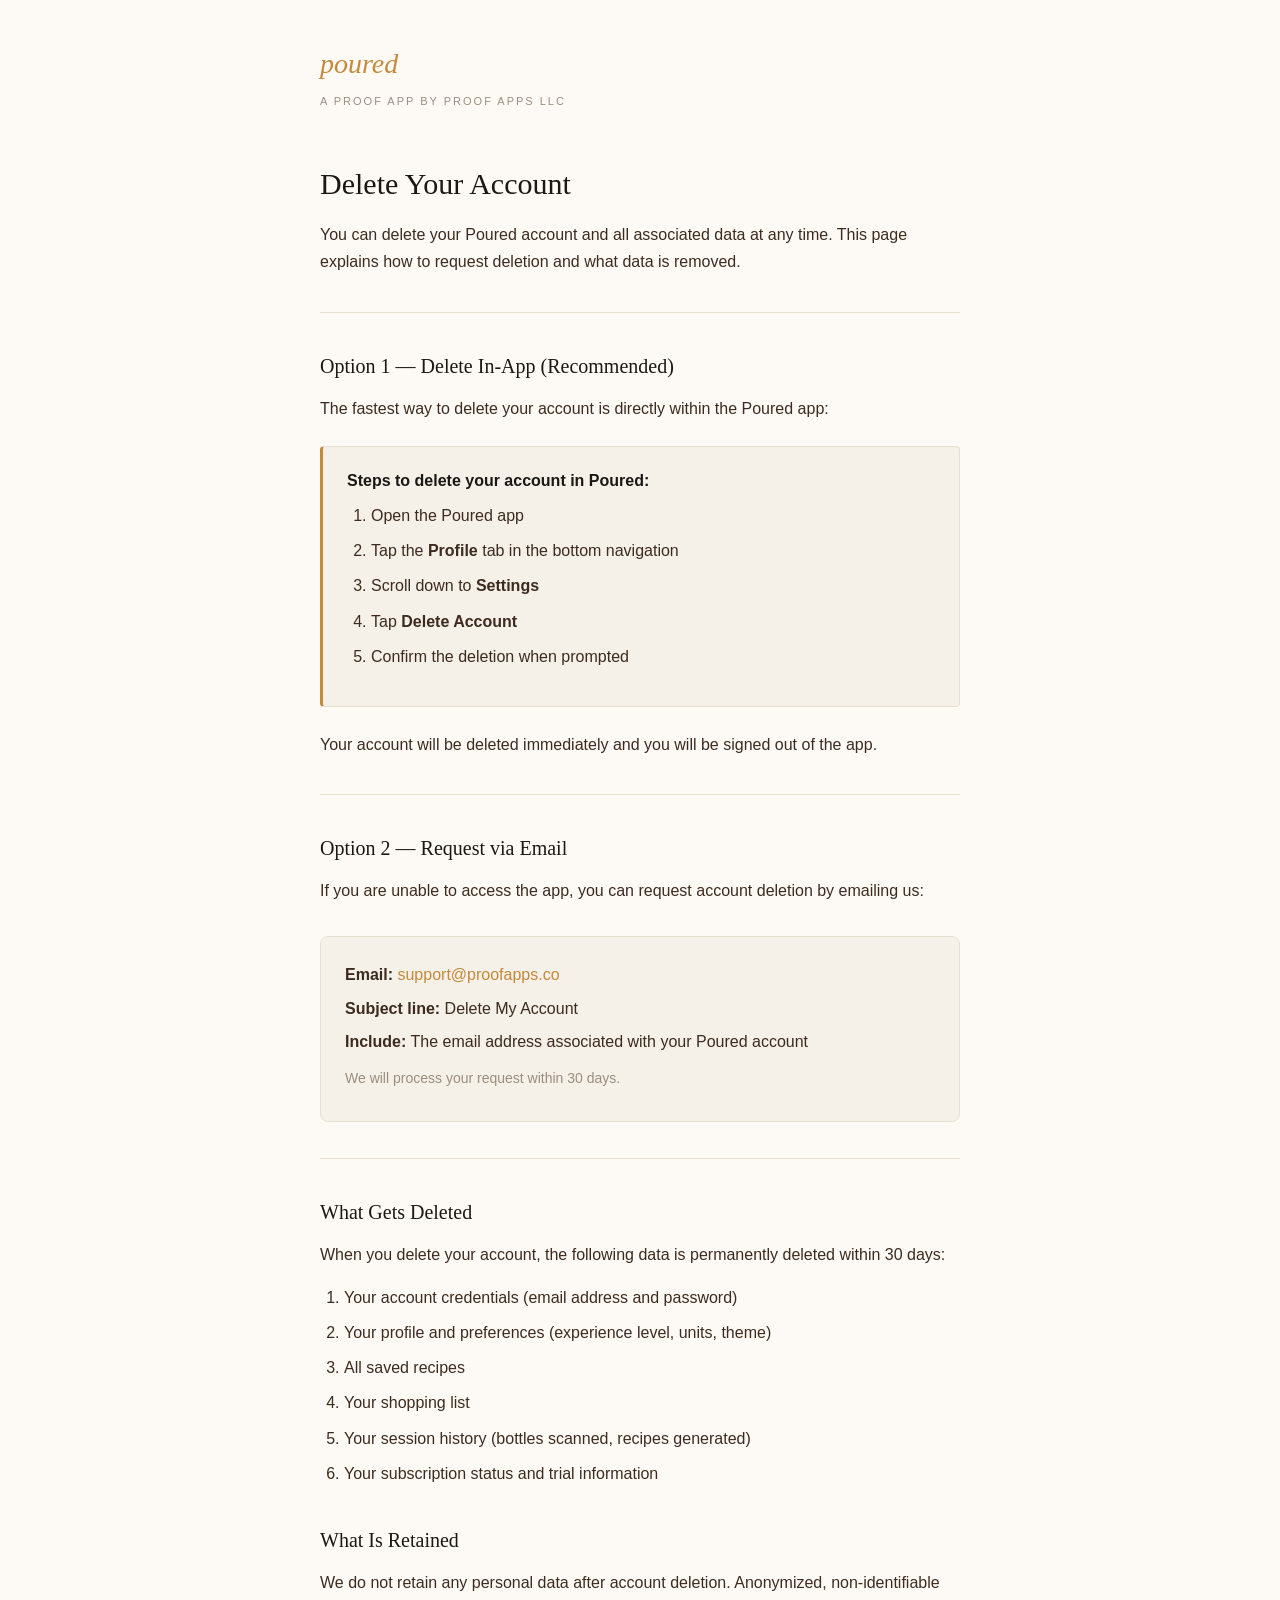
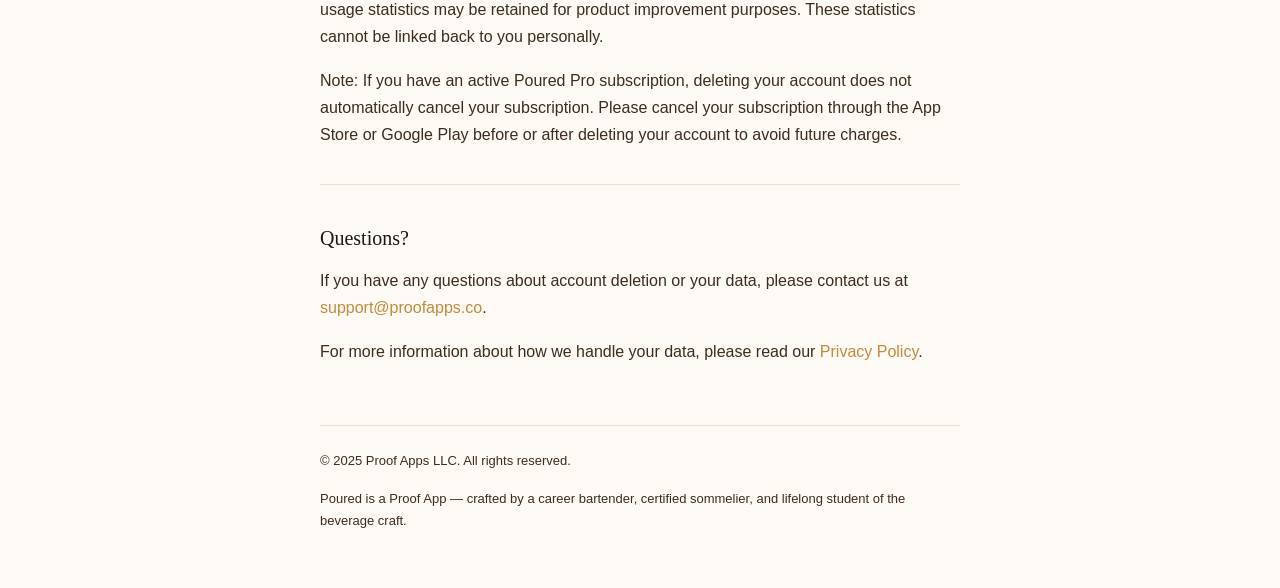
<file: delete-account.html>
<!DOCTYPE html>
<html lang="en">
<head>
  <meta charset="UTF-8">
  <meta name="viewport" content="width=device-width, initial-scale=1.0">
  <title>Delete Your Account — Poured by Proof Apps</title>
  <style>
    * { box-sizing: border-box; margin: 0; padding: 0; }
    body {
      font-family: -apple-system, BlinkMacSystemFont, 'Helvetica Neue', Arial, sans-serif;
      font-size: 16px;
      line-height: 1.7;
      color: #1a1814;
      background: #fdfaf5;
      padding: 40px 20px;
    }
    .container { max-width: 640px; margin: 0 auto; }
    .brand { font-family: Georgia, serif; font-style: italic; font-size: 28px; color: #c4893a; margin-bottom: 4px; }
    .brand-sub { font-size: 11px; letter-spacing: 2px; text-transform: uppercase; color: #9a8e7e; margin-bottom: 48px; }
    h1 { font-family: Georgia, serif; font-size: 30px; font-weight: 400; color: #1a1814; margin-bottom: 12px; }
    h2 { font-family: Georgia, serif; font-size: 20px; font-weight: 400; color: #1a1814; margin-top: 36px; margin-bottom: 12px; }
    p { margin-bottom: 16px; color: #3d2b1f; }
    ol { margin: 0 0 16px 24px; color: #3d2b1f; }
    ol li { margin-bottom: 8px; }
    .step-box {
      background: #f5f0e8;
      border: 1px solid #e8e0d0;
      border-left: 3px solid #c4893a;
      border-radius: 4px;
      padding: 20px 24px;
      margin: 24px 0;
    }
    .step-box ol { margin-top: 8px; }
    .divider { border: none; border-top: 1px solid #e8e0d0; margin: 36px 0; }
    a { color: #c4893a; text-decoration: none; }
    a:hover { text-decoration: underline; }
    .contact-box {
      background: #f5f0e8;
      border: 1px solid #e8e0d0;
      border-radius: 8px;
      padding: 24px;
      margin-top: 32px;
    }
    .contact-box p { margin-bottom: 6px; }
    .footer { margin-top: 60px; padding-top: 24px; border-top: 1px solid #e8e0d0; font-size: 13px; color: #9a8e7e; }
  </style>
</head>
<body>
  <div class="container">

    <div class="brand">poured</div>
    <div class="brand-sub">A Proof App by Proof Apps LLC</div>

    <h1>Delete Your Account</h1>
    <p>You can delete your Poured account and all associated data at any time. This page explains how to request deletion and what data is removed.</p>

    <hr class="divider">

    <h2>Option 1 — Delete In-App (Recommended)</h2>
    <p>The fastest way to delete your account is directly within the Poured app:</p>

    <div class="step-box">
      <strong>Steps to delete your account in Poured:</strong>
      <ol>
        <li>Open the Poured app</li>
        <li>Tap the <strong>Profile</strong> tab in the bottom navigation</li>
        <li>Scroll down to <strong>Settings</strong></li>
        <li>Tap <strong>Delete Account</strong></li>
        <li>Confirm the deletion when prompted</li>
      </ol>
    </div>

    <p>Your account will be deleted immediately and you will be signed out of the app.</p>

    <hr class="divider">

    <h2>Option 2 — Request via Email</h2>
    <p>If you are unable to access the app, you can request account deletion by emailing us:</p>

    <div class="contact-box">
      <p><strong>Email:</strong> <a href="mailto:support@proofapps.co">support@proofapps.co</a></p>
      <p><strong>Subject line:</strong> Delete My Account</p>
      <p><strong>Include:</strong> The email address associated with your Poured account</p>
      <p style="margin-top: 12px; font-size: 14px; color: #9a8e7e;">We will process your request within 30 days.</p>
    </div>

    <hr class="divider">

    <h2>What Gets Deleted</h2>
    <p>When you delete your account, the following data is permanently deleted within 30 days:</p>
    <ol>
      <li>Your account credentials (email address and password)</li>
      <li>Your profile and preferences (experience level, units, theme)</li>
      <li>All saved recipes</li>
      <li>Your shopping list</li>
      <li>Your session history (bottles scanned, recipes generated)</li>
      <li>Your subscription status and trial information</li>
    </ol>

    <h2>What Is Retained</h2>
    <p>We do not retain any personal data after account deletion. Anonymized, non-identifiable usage statistics may be retained for product improvement purposes. These statistics cannot be linked back to you personally.</p>

    <p>Note: If you have an active Poured Pro subscription, deleting your account does not automatically cancel your subscription. Please cancel your subscription through the App Store or Google Play before or after deleting your account to avoid future charges.</p>

    <hr class="divider">

    <h2>Questions?</h2>
    <p>If you have any questions about account deletion or your data, please contact us at <a href="mailto:support@proofapps.co">support@proofapps.co</a>.</p>

    <p>For more information about how we handle your data, please read our <a href="/privacy">Privacy Policy</a>.</p>

    <div class="footer">
      <p>© 2025 Proof Apps LLC. All rights reserved.</p>
      <p style="margin-top: 4px;">Poured is a Proof App — crafted by a career bartender, certified sommelier, and lifelong student of the beverage craft.</p>
    </div>

  </div>
</body>
</html>
</file>
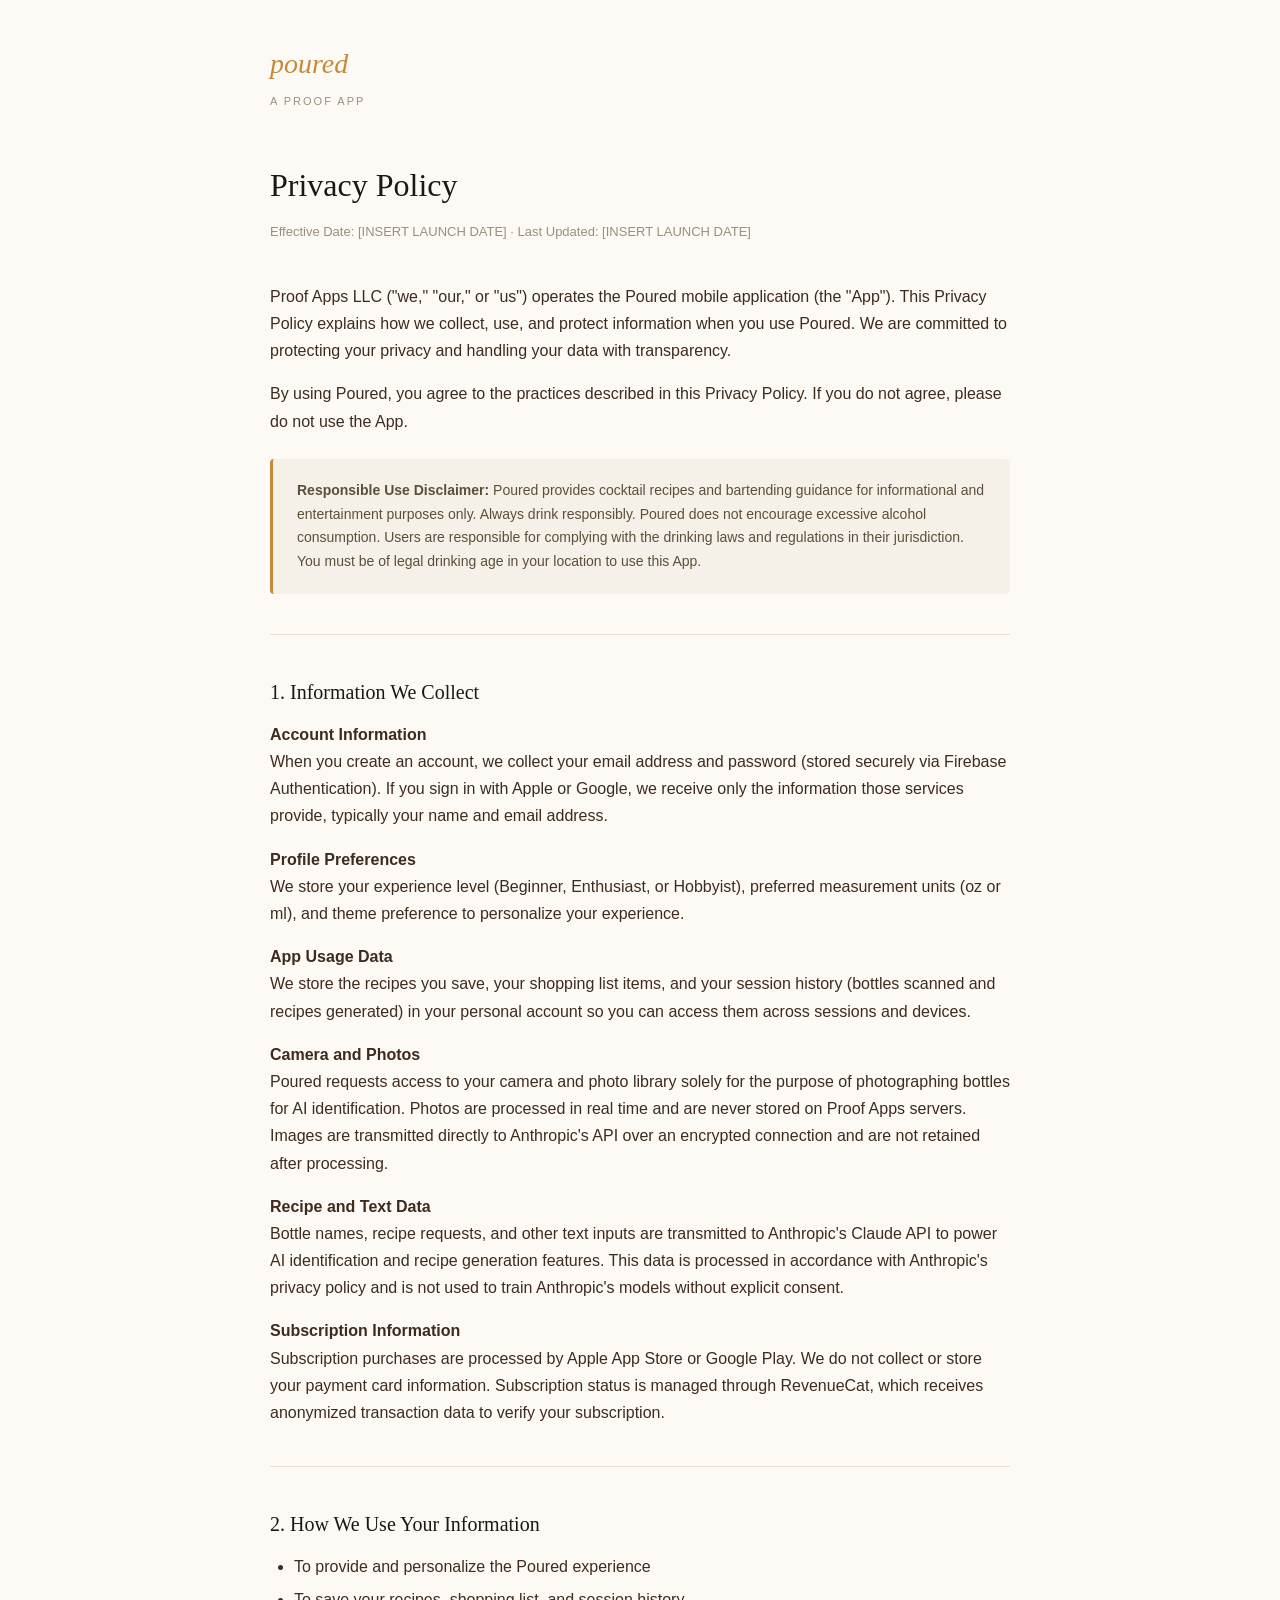
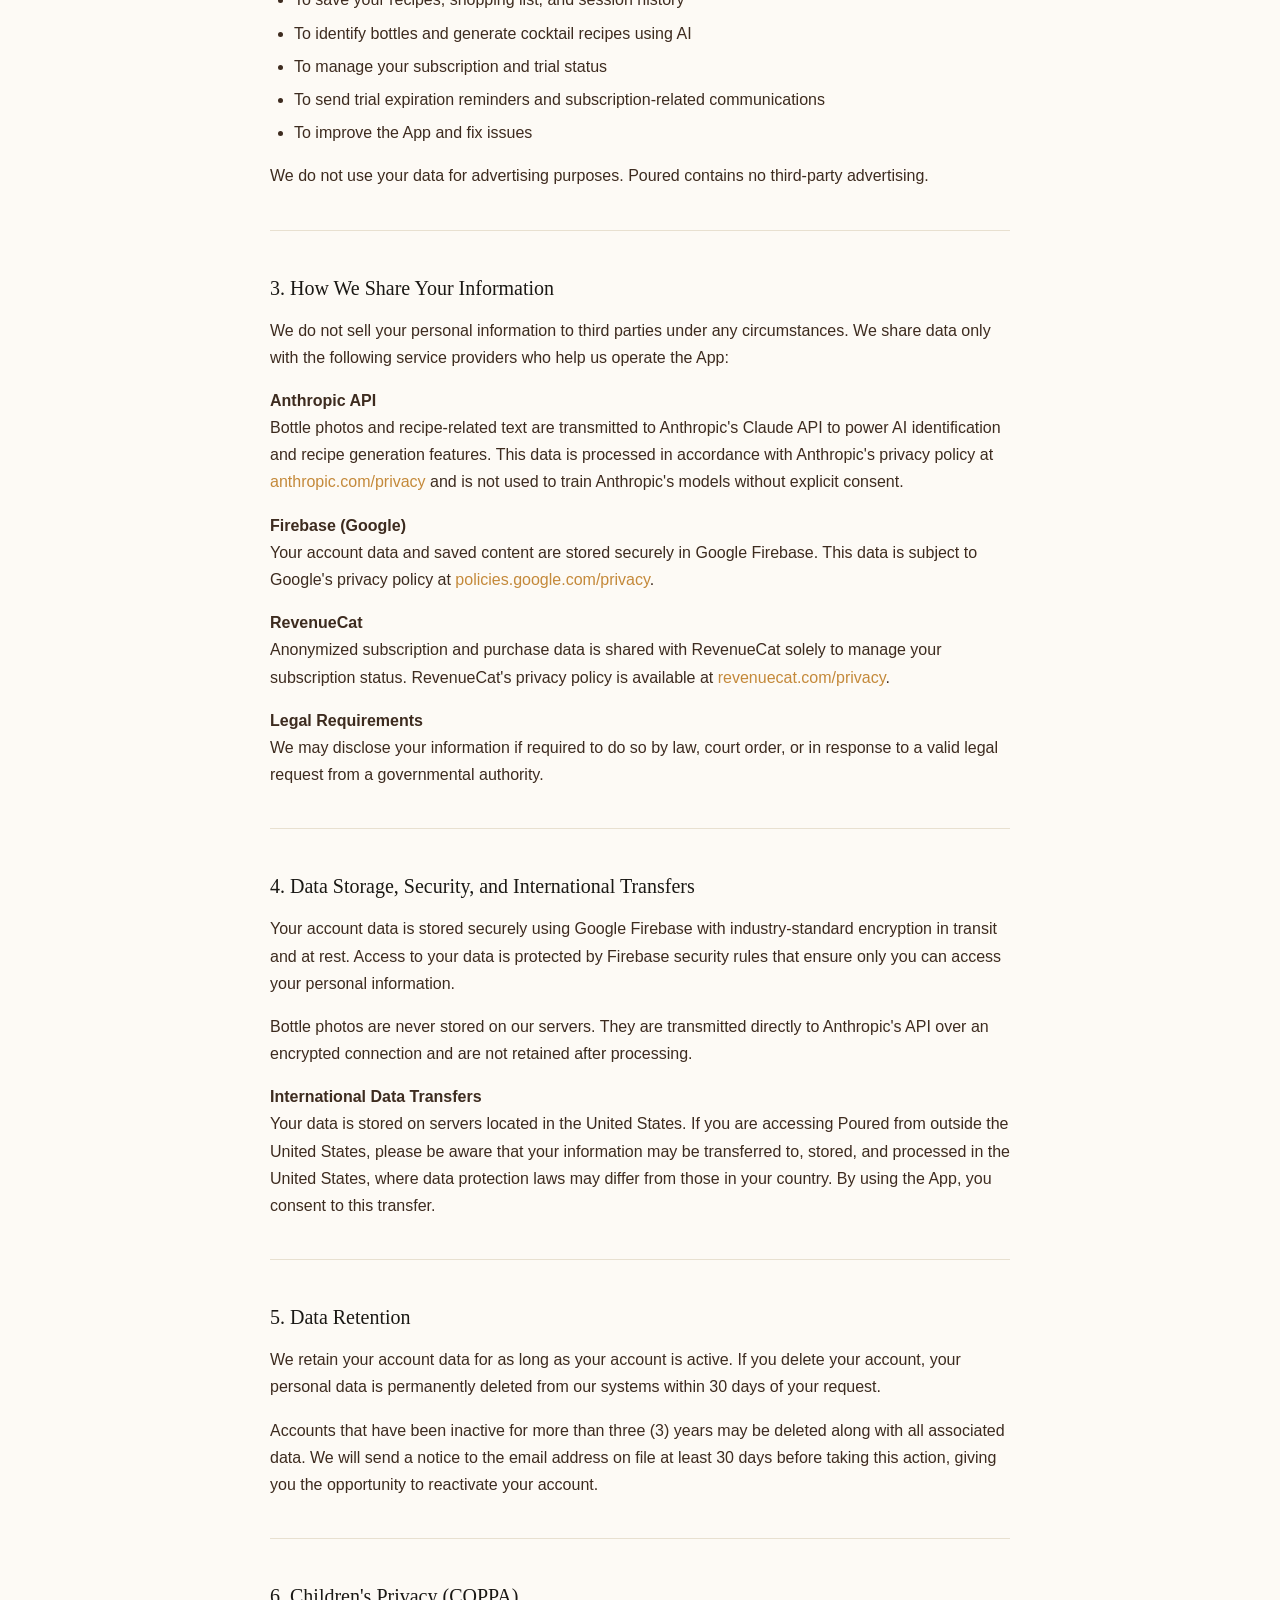
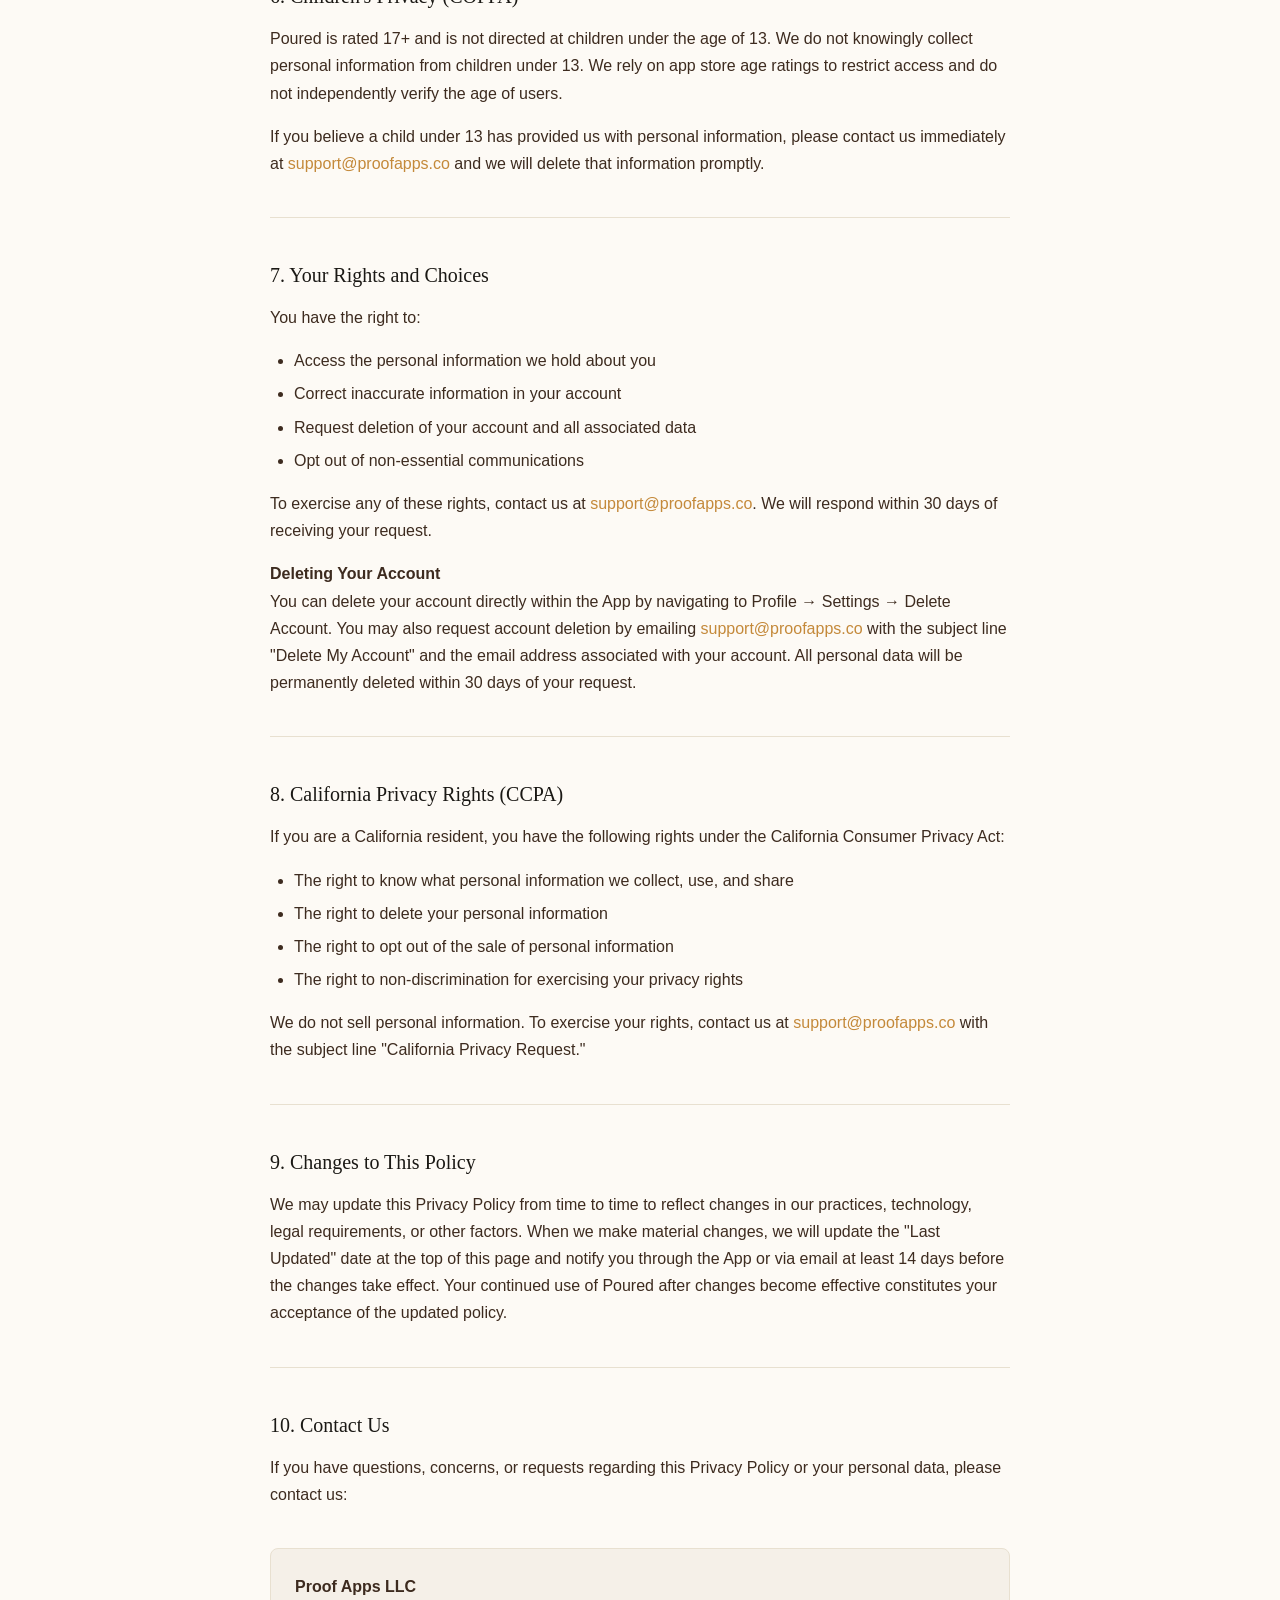
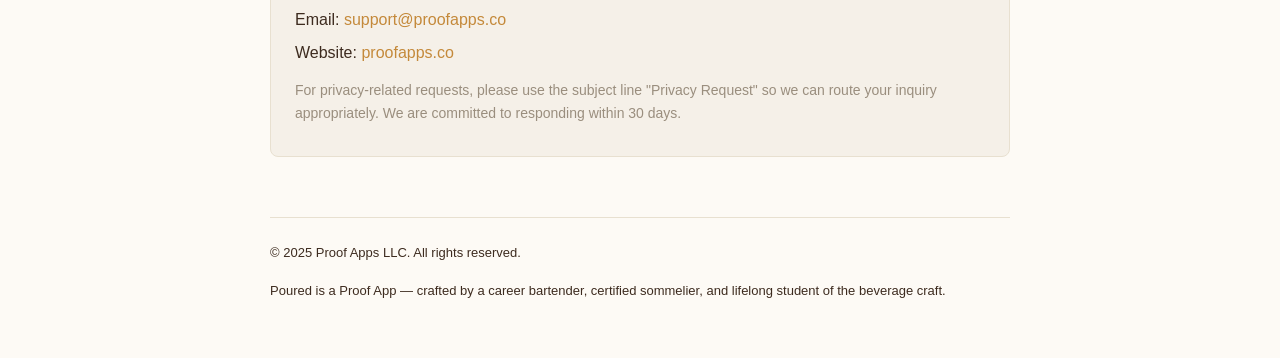
<file: privacy-policy.html>
<!DOCTYPE html>
<html lang="en">
<head>
  <meta charset="UTF-8">
  <meta name="viewport" content="width=device-width, initial-scale=1.0">
  <title>Privacy Policy — Poured</title>
  <style>
    * { box-sizing: border-box; margin: 0; padding: 0; }
    body {
      font-family: -apple-system, BlinkMacSystemFont, 'Helvetica Neue', Arial, sans-serif;
      font-size: 16px;
      line-height: 1.7;
      color: #1a1814;
      background: #fdfaf5;
      padding: 40px 20px;
    }
    .container { max-width: 740px; margin: 0 auto; }
    .brand { font-family: Georgia, serif; font-style: italic; font-size: 28px; color: #c4893a; margin-bottom: 4px; }
    .brand-sub { font-size: 11px; letter-spacing: 2px; text-transform: uppercase; color: #9a8e7e; margin-bottom: 48px; }
    h1 { font-family: Georgia, serif; font-size: 32px; font-weight: 400; color: #1a1814; margin-bottom: 8px; }
    .effective-date { font-size: 13px; color: #9a8e7e; margin-bottom: 40px; }
    h2 { font-family: Georgia, serif; font-size: 20px; font-weight: 400; color: #1a1814; margin-top: 40px; margin-bottom: 12px; }
    p { margin-bottom: 16px; color: #3d2b1f; }
    ul { margin: 0 0 16px 24px; color: #3d2b1f; }
    ul li { margin-bottom: 6px; }
    .divider { border: none; border-top: 1px solid #e8e0d0; margin: 40px 0; }
    a { color: #c4893a; text-decoration: none; }
    a:hover { text-decoration: underline; }
    .contact-box { background: #f5f0e8; border: 1px solid #e8e0d0; border-radius: 8px; padding: 24px; margin-top: 40px; }
    .contact-box p { margin-bottom: 6px; }
    .disclaimer-box { background: #f5f0e8; border-left: 3px solid #c4893a; border-radius: 4px; padding: 20px 24px; margin: 24px 0; }
    .disclaimer-box p { margin-bottom: 0; font-size: 14px; color: #5c4f3a; }
    .footer { margin-top: 60px; padding-top: 24px; border-top: 1px solid #e8e0d0; font-size: 13px; color: #9a8e7e; }
  </style>
</head>
<body>
  <div class="container">

    <div class="brand">poured</div>
    <div class="brand-sub">A Proof App</div>

    <h1>Privacy Policy</h1>
    <p class="effective-date">Effective Date: [INSERT LAUNCH DATE] · Last Updated: [INSERT LAUNCH DATE]</p>

    <p>Proof Apps LLC ("we," "our," or "us") operates the Poured mobile application (the "App"). This Privacy Policy explains how we collect, use, and protect information when you use Poured. We are committed to protecting your privacy and handling your data with transparency.</p>

    <p>By using Poured, you agree to the practices described in this Privacy Policy. If you do not agree, please do not use the App.</p>

    <div class="disclaimer-box">
      <p><strong>Responsible Use Disclaimer:</strong> Poured provides cocktail recipes and bartending guidance for informational and entertainment purposes only. Always drink responsibly. Poured does not encourage excessive alcohol consumption. Users are responsible for complying with the drinking laws and regulations in their jurisdiction. You must be of legal drinking age in your location to use this App.</p>
    </div>

    <hr class="divider">

    <h2>1. Information We Collect</h2>

    <p><strong>Account Information</strong><br>
    When you create an account, we collect your email address and password (stored securely via Firebase Authentication). If you sign in with Apple or Google, we receive only the information those services provide, typically your name and email address.</p>

    <p><strong>Profile Preferences</strong><br>
    We store your experience level (Beginner, Enthusiast, or Hobbyist), preferred measurement units (oz or ml), and theme preference to personalize your experience.</p>

    <p><strong>App Usage Data</strong><br>
    We store the recipes you save, your shopping list items, and your session history (bottles scanned and recipes generated) in your personal account so you can access them across sessions and devices.</p>

    <p><strong>Camera and Photos</strong><br>
    Poured requests access to your camera and photo library solely for the purpose of photographing bottles for AI identification. Photos are processed in real time and are never stored on Proof Apps servers. Images are transmitted directly to Anthropic's API over an encrypted connection and are not retained after processing.</p>

    <p><strong>Recipe and Text Data</strong><br>
    Bottle names, recipe requests, and other text inputs are transmitted to Anthropic's Claude API to power AI identification and recipe generation features. This data is processed in accordance with Anthropic's privacy policy and is not used to train Anthropic's models without explicit consent.</p>

    <p><strong>Subscription Information</strong><br>
    Subscription purchases are processed by Apple App Store or Google Play. We do not collect or store your payment card information. Subscription status is managed through RevenueCat, which receives anonymized transaction data to verify your subscription.</p>

    <hr class="divider">

    <h2>2. How We Use Your Information</h2>

    <ul>
      <li>To provide and personalize the Poured experience</li>
      <li>To save your recipes, shopping list, and session history</li>
      <li>To identify bottles and generate cocktail recipes using AI</li>
      <li>To manage your subscription and trial status</li>
      <li>To send trial expiration reminders and subscription-related communications</li>
      <li>To improve the App and fix issues</li>
    </ul>

    <p>We do not use your data for advertising purposes. Poured contains no third-party advertising.</p>

    <hr class="divider">

    <h2>3. How We Share Your Information</h2>

    <p>We do not sell your personal information to third parties under any circumstances. We share data only with the following service providers who help us operate the App:</p>

    <p><strong>Anthropic API</strong><br>
    Bottle photos and recipe-related text are transmitted to Anthropic's Claude API to power AI identification and recipe generation features. This data is processed in accordance with Anthropic's privacy policy at <a href="https://www.anthropic.com/privacy" target="_blank">anthropic.com/privacy</a> and is not used to train Anthropic's models without explicit consent.</p>

    <p><strong>Firebase (Google)</strong><br>
    Your account data and saved content are stored securely in Google Firebase. This data is subject to Google's privacy policy at <a href="https://policies.google.com/privacy" target="_blank">policies.google.com/privacy</a>.</p>

    <p><strong>RevenueCat</strong><br>
    Anonymized subscription and purchase data is shared with RevenueCat solely to manage your subscription status. RevenueCat's privacy policy is available at <a href="https://www.revenuecat.com/privacy" target="_blank">revenuecat.com/privacy</a>.</p>

    <p><strong>Legal Requirements</strong><br>
    We may disclose your information if required to do so by law, court order, or in response to a valid legal request from a governmental authority.</p>

    <hr class="divider">

    <h2>4. Data Storage, Security, and International Transfers</h2>

    <p>Your account data is stored securely using Google Firebase with industry-standard encryption in transit and at rest. Access to your data is protected by Firebase security rules that ensure only you can access your personal information.</p>

    <p>Bottle photos are never stored on our servers. They are transmitted directly to Anthropic's API over an encrypted connection and are not retained after processing.</p>

    <p><strong>International Data Transfers</strong><br>
    Your data is stored on servers located in the United States. If you are accessing Poured from outside the United States, please be aware that your information may be transferred to, stored, and processed in the United States, where data protection laws may differ from those in your country. By using the App, you consent to this transfer.</p>

    <hr class="divider">

    <h2>5. Data Retention</h2>

    <p>We retain your account data for as long as your account is active. If you delete your account, your personal data is permanently deleted from our systems within 30 days of your request.</p>

    <p>Accounts that have been inactive for more than three (3) years may be deleted along with all associated data. We will send a notice to the email address on file at least 30 days before taking this action, giving you the opportunity to reactivate your account.</p>

    <hr class="divider">

    <h2>6. Children's Privacy (COPPA)</h2>

    <p>Poured is rated 17+ and is not directed at children under the age of 13. We do not knowingly collect personal information from children under 13. We rely on app store age ratings to restrict access and do not independently verify the age of users.</p>

    <p>If you believe a child under 13 has provided us with personal information, please contact us immediately at <a href="mailto:support@proofapps.co">support@proofapps.co</a> and we will delete that information promptly.</p>

    <hr class="divider">

    <h2>7. Your Rights and Choices</h2>

    <p>You have the right to:</p>
    <ul>
      <li>Access the personal information we hold about you</li>
      <li>Correct inaccurate information in your account</li>
      <li>Request deletion of your account and all associated data</li>
      <li>Opt out of non-essential communications</li>
    </ul>

    <p>To exercise any of these rights, contact us at <a href="mailto:support@proofapps.co">support@proofapps.co</a>. We will respond within 30 days of receiving your request.</p>

    <p><strong>Deleting Your Account</strong><br>
    You can delete your account directly within the App by navigating to Profile → Settings → Delete Account. You may also request account deletion by emailing <a href="mailto:support@proofapps.co">support@proofapps.co</a> with the subject line "Delete My Account" and the email address associated with your account. All personal data will be permanently deleted within 30 days of your request.</p>

    <hr class="divider">

    <h2>8. California Privacy Rights (CCPA)</h2>

    <p>If you are a California resident, you have the following rights under the California Consumer Privacy Act:</p>
    <ul>
      <li>The right to know what personal information we collect, use, and share</li>
      <li>The right to delete your personal information</li>
      <li>The right to opt out of the sale of personal information</li>
      <li>The right to non-discrimination for exercising your privacy rights</li>
    </ul>

    <p>We do not sell personal information. To exercise your rights, contact us at <a href="mailto:support@proofapps.co">support@proofapps.co</a> with the subject line "California Privacy Request."</p>

    <hr class="divider">

    <h2>9. Changes to This Policy</h2>

    <p>We may update this Privacy Policy from time to time to reflect changes in our practices, technology, legal requirements, or other factors. When we make material changes, we will update the "Last Updated" date at the top of this page and notify you through the App or via email at least 14 days before the changes take effect. Your continued use of Poured after changes become effective constitutes your acceptance of the updated policy.</p>

    <hr class="divider">

    <h2>10. Contact Us</h2>

    <p>If you have questions, concerns, or requests regarding this Privacy Policy or your personal data, please contact us:</p>

    <div class="contact-box">
      <p><strong>Proof Apps LLC</strong></p>
      <p>Email: <a href="mailto:support@proofapps.co">support@proofapps.co</a></p>
      <p>Website: <a href="https://proofapps.co" target="_blank">proofapps.co</a></p>
      <p style="margin-top: 12px; font-size: 14px; color: #9a8e7e;">
        For privacy-related requests, please use the subject line "Privacy Request" so we can route your inquiry appropriately. We are committed to responding within 30 days.
      </p>
    </div>

    <div class="footer">
      <p>© 2025 Proof Apps LLC. All rights reserved.</p>
      <p style="margin-top: 4px;">Poured is a Proof App — crafted by a career bartender, certified sommelier, and lifelong student of the beverage craft.</p>
    </div>

  </div>
</body>
</html>
</file>
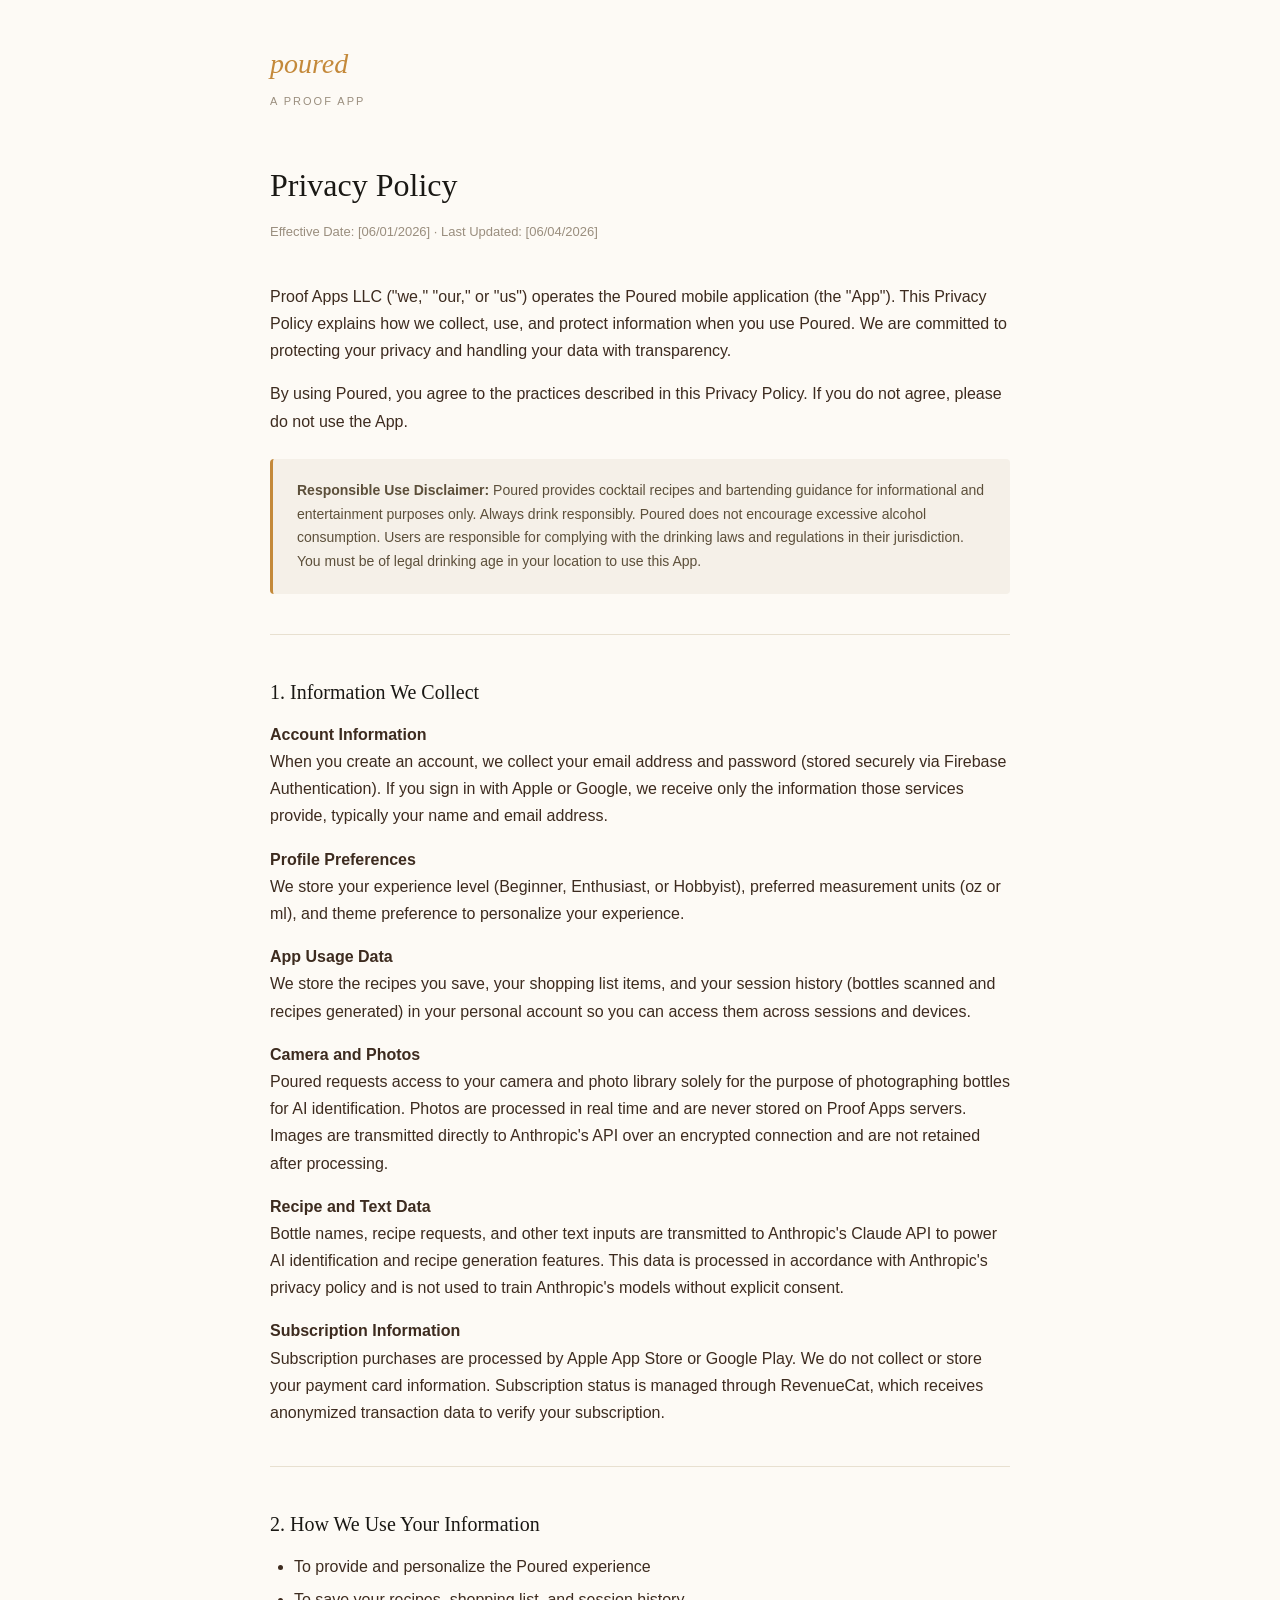
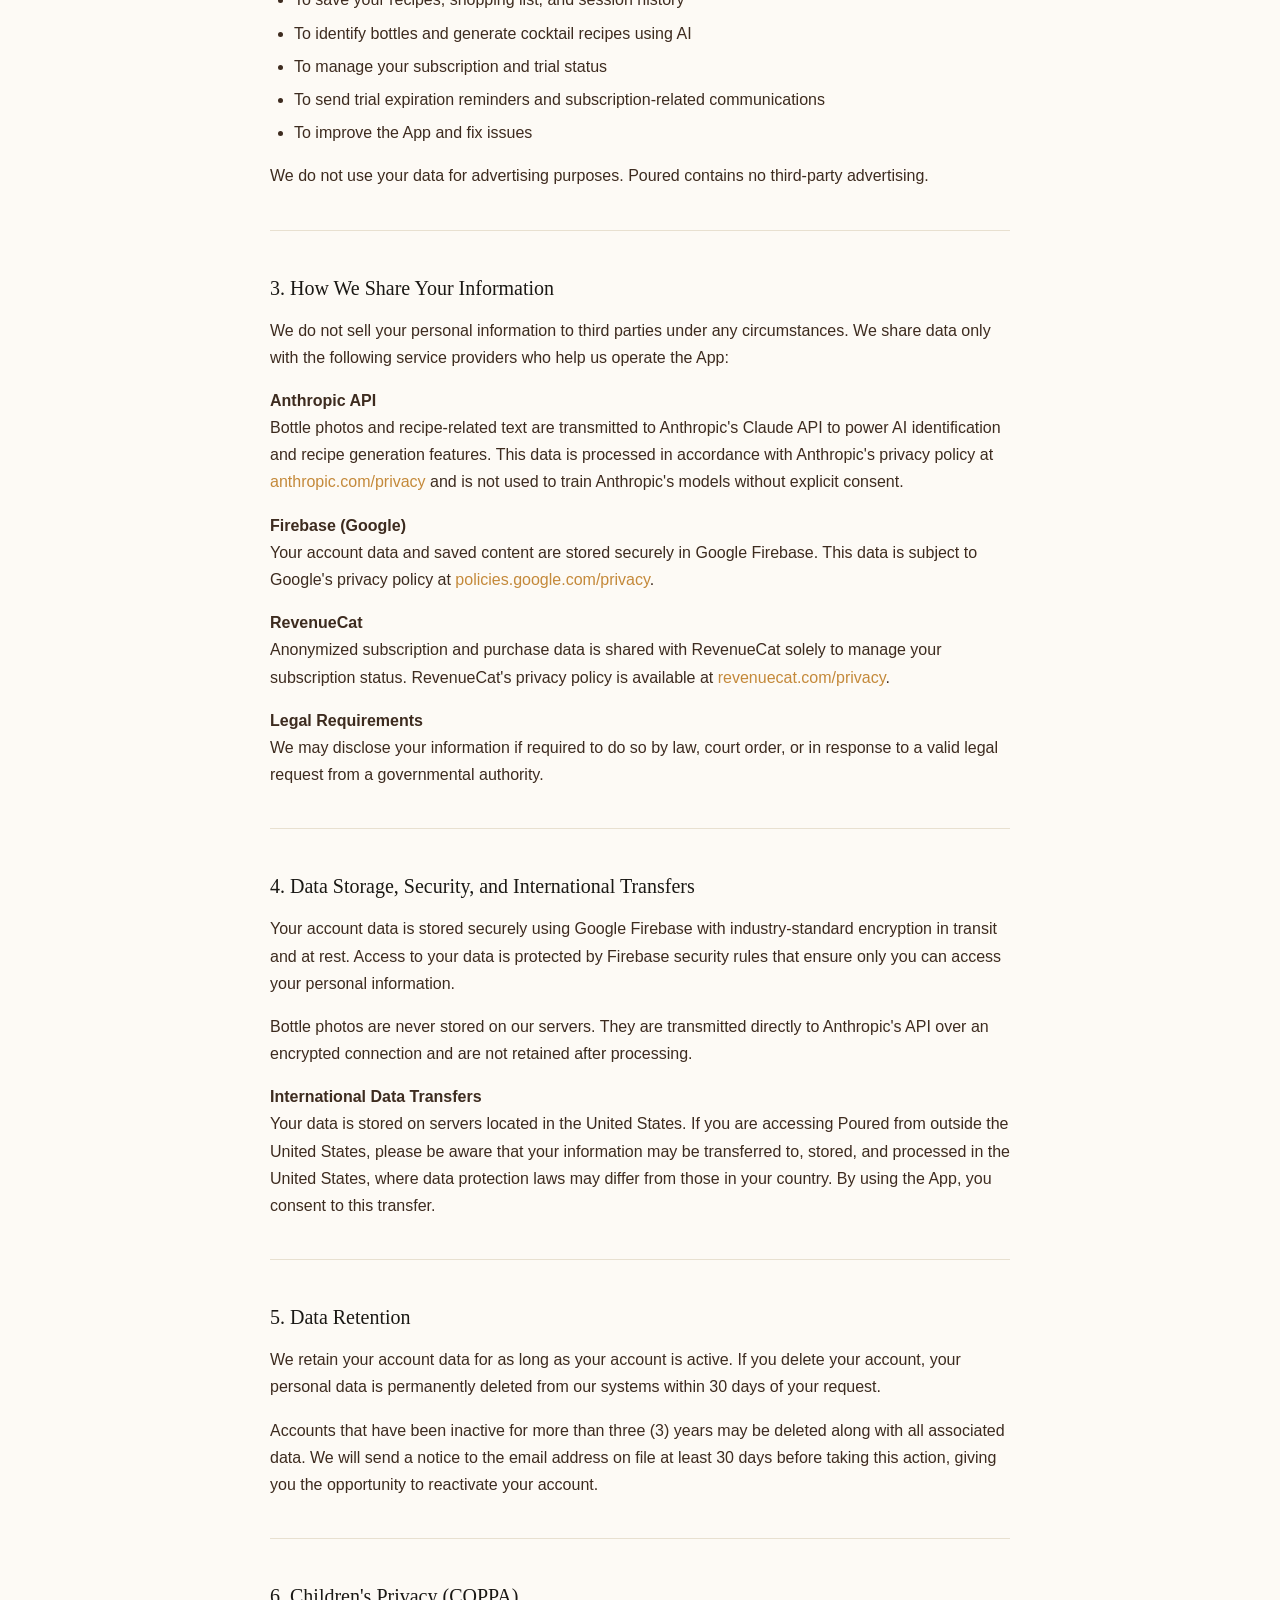
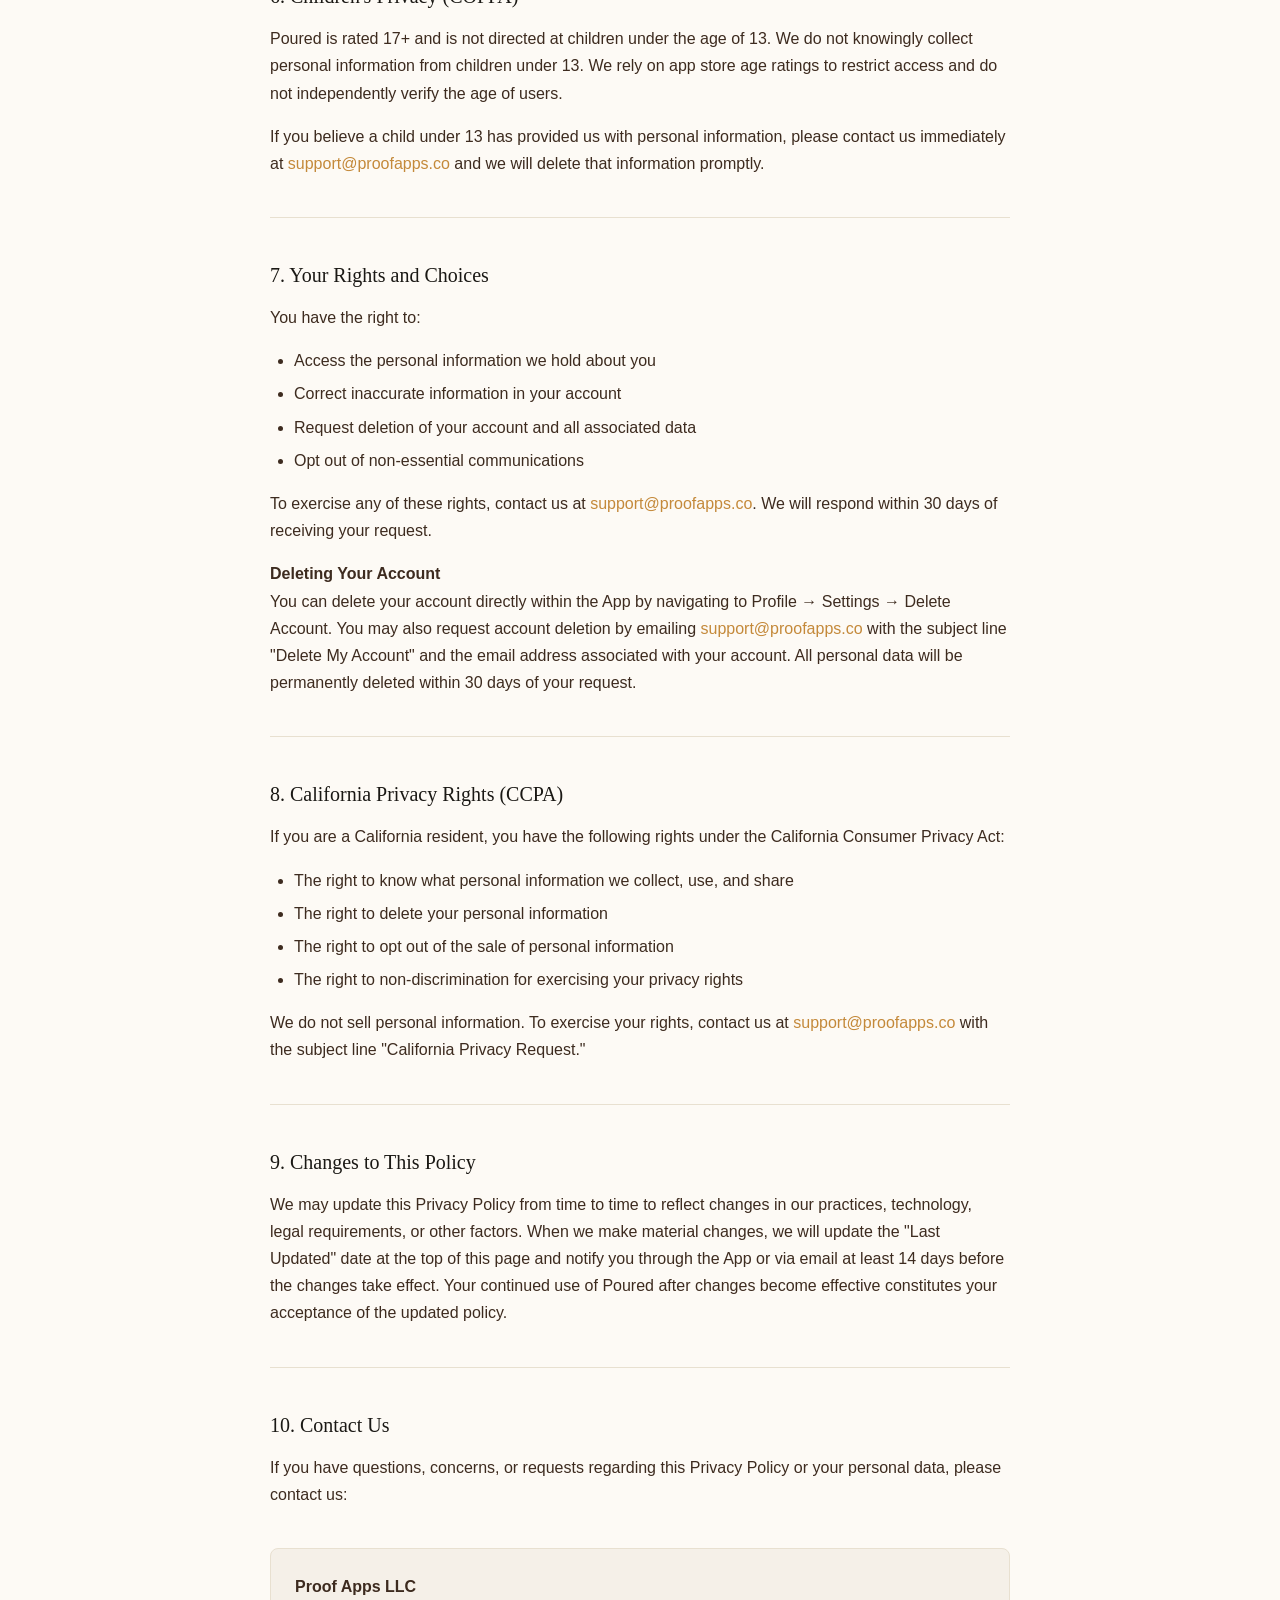
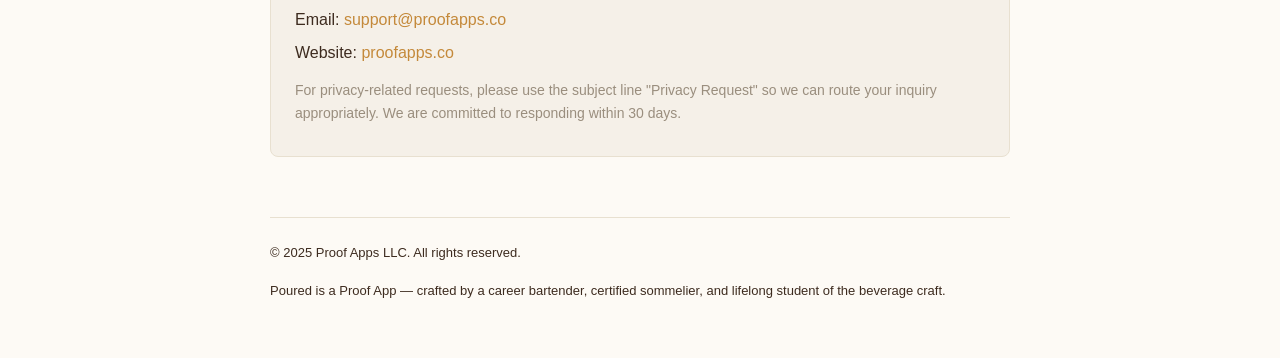
<file: privacy.html>
<!DOCTYPE html>
<html lang="en">
<head>
  <meta charset="UTF-8">
  <meta name="viewport" content="width=device-width, initial-scale=1.0">
  <title>Privacy Policy — Poured</title>
  <style>
    * { box-sizing: border-box; margin: 0; padding: 0; }
    body {
      font-family: -apple-system, BlinkMacSystemFont, 'Helvetica Neue', Arial, sans-serif;
      font-size: 16px;
      line-height: 1.7;
      color: #1a1814;
      background: #fdfaf5;
      padding: 40px 20px;
    }
    .container { max-width: 740px; margin: 0 auto; }
    .brand { font-family: Georgia, serif; font-style: italic; font-size: 28px; color: #c4893a; margin-bottom: 4px; }
    .brand-sub { font-size: 11px; letter-spacing: 2px; text-transform: uppercase; color: #9a8e7e; margin-bottom: 48px; }
    h1 { font-family: Georgia, serif; font-size: 32px; font-weight: 400; color: #1a1814; margin-bottom: 8px; }
    .effective-date { font-size: 13px; color: #9a8e7e; margin-bottom: 40px; }
    h2 { font-family: Georgia, serif; font-size: 20px; font-weight: 400; color: #1a1814; margin-top: 40px; margin-bottom: 12px; }
    p { margin-bottom: 16px; color: #3d2b1f; }
    ul { margin: 0 0 16px 24px; color: #3d2b1f; }
    ul li { margin-bottom: 6px; }
    .divider { border: none; border-top: 1px solid #e8e0d0; margin: 40px 0; }
    a { color: #c4893a; text-decoration: none; }
    a:hover { text-decoration: underline; }
    .contact-box { background: #f5f0e8; border: 1px solid #e8e0d0; border-radius: 8px; padding: 24px; margin-top: 40px; }
    .contact-box p { margin-bottom: 6px; }
    .disclaimer-box { background: #f5f0e8; border-left: 3px solid #c4893a; border-radius: 4px; padding: 20px 24px; margin: 24px 0; }
    .disclaimer-box p { margin-bottom: 0; font-size: 14px; color: #5c4f3a; }
    .footer { margin-top: 60px; padding-top: 24px; border-top: 1px solid #e8e0d0; font-size: 13px; color: #9a8e7e; }
  </style>
</head>
<body>
  <div class="container">

    <div class="brand">poured</div>
    <div class="brand-sub">A Proof App</div>

    <h1>Privacy Policy</h1>
    <p class="effective-date">Effective Date: [06/01/2026] · Last Updated: [06/04/2026]</p>

    <p>Proof Apps LLC ("we," "our," or "us") operates the Poured mobile application (the "App"). This Privacy Policy explains how we collect, use, and protect information when you use Poured. We are committed to protecting your privacy and handling your data with transparency.</p>

    <p>By using Poured, you agree to the practices described in this Privacy Policy. If you do not agree, please do not use the App.</p>

    <div class="disclaimer-box">
      <p><strong>Responsible Use Disclaimer:</strong> Poured provides cocktail recipes and bartending guidance for informational and entertainment purposes only. Always drink responsibly. Poured does not encourage excessive alcohol consumption. Users are responsible for complying with the drinking laws and regulations in their jurisdiction. You must be of legal drinking age in your location to use this App.</p>
    </div>

    <hr class="divider">

    <h2>1. Information We Collect</h2>

    <p><strong>Account Information</strong><br>
    When you create an account, we collect your email address and password (stored securely via Firebase Authentication). If you sign in with Apple or Google, we receive only the information those services provide, typically your name and email address.</p>

    <p><strong>Profile Preferences</strong><br>
    We store your experience level (Beginner, Enthusiast, or Hobbyist), preferred measurement units (oz or ml), and theme preference to personalize your experience.</p>

    <p><strong>App Usage Data</strong><br>
    We store the recipes you save, your shopping list items, and your session history (bottles scanned and recipes generated) in your personal account so you can access them across sessions and devices.</p>

    <p><strong>Camera and Photos</strong><br>
    Poured requests access to your camera and photo library solely for the purpose of photographing bottles for AI identification. Photos are processed in real time and are never stored on Proof Apps servers. Images are transmitted directly to Anthropic's API over an encrypted connection and are not retained after processing.</p>

    <p><strong>Recipe and Text Data</strong><br>
    Bottle names, recipe requests, and other text inputs are transmitted to Anthropic's Claude API to power AI identification and recipe generation features. This data is processed in accordance with Anthropic's privacy policy and is not used to train Anthropic's models without explicit consent.</p>

    <p><strong>Subscription Information</strong><br>
    Subscription purchases are processed by Apple App Store or Google Play. We do not collect or store your payment card information. Subscription status is managed through RevenueCat, which receives anonymized transaction data to verify your subscription.</p>

    <hr class="divider">

    <h2>2. How We Use Your Information</h2>

    <ul>
      <li>To provide and personalize the Poured experience</li>
      <li>To save your recipes, shopping list, and session history</li>
      <li>To identify bottles and generate cocktail recipes using AI</li>
      <li>To manage your subscription and trial status</li>
      <li>To send trial expiration reminders and subscription-related communications</li>
      <li>To improve the App and fix issues</li>
    </ul>

    <p>We do not use your data for advertising purposes. Poured contains no third-party advertising.</p>

    <hr class="divider">

    <h2>3. How We Share Your Information</h2>

    <p>We do not sell your personal information to third parties under any circumstances. We share data only with the following service providers who help us operate the App:</p>

    <p><strong>Anthropic API</strong><br>
    Bottle photos and recipe-related text are transmitted to Anthropic's Claude API to power AI identification and recipe generation features. This data is processed in accordance with Anthropic's privacy policy at <a href="https://www.anthropic.com/privacy" target="_blank">anthropic.com/privacy</a> and is not used to train Anthropic's models without explicit consent.</p>

    <p><strong>Firebase (Google)</strong><br>
    Your account data and saved content are stored securely in Google Firebase. This data is subject to Google's privacy policy at <a href="https://policies.google.com/privacy" target="_blank">policies.google.com/privacy</a>.</p>

    <p><strong>RevenueCat</strong><br>
    Anonymized subscription and purchase data is shared with RevenueCat solely to manage your subscription status. RevenueCat's privacy policy is available at <a href="https://www.revenuecat.com/privacy" target="_blank">revenuecat.com/privacy</a>.</p>

    <p><strong>Legal Requirements</strong><br>
    We may disclose your information if required to do so by law, court order, or in response to a valid legal request from a governmental authority.</p>

    <hr class="divider">

    <h2>4. Data Storage, Security, and International Transfers</h2>

    <p>Your account data is stored securely using Google Firebase with industry-standard encryption in transit and at rest. Access to your data is protected by Firebase security rules that ensure only you can access your personal information.</p>

    <p>Bottle photos are never stored on our servers. They are transmitted directly to Anthropic's API over an encrypted connection and are not retained after processing.</p>

    <p><strong>International Data Transfers</strong><br>
    Your data is stored on servers located in the United States. If you are accessing Poured from outside the United States, please be aware that your information may be transferred to, stored, and processed in the United States, where data protection laws may differ from those in your country. By using the App, you consent to this transfer.</p>

    <hr class="divider">

    <h2>5. Data Retention</h2>

    <p>We retain your account data for as long as your account is active. If you delete your account, your personal data is permanently deleted from our systems within 30 days of your request.</p>

    <p>Accounts that have been inactive for more than three (3) years may be deleted along with all associated data. We will send a notice to the email address on file at least 30 days before taking this action, giving you the opportunity to reactivate your account.</p>

    <hr class="divider">

    <h2>6. Children's Privacy (COPPA)</h2>

    <p>Poured is rated 17+ and is not directed at children under the age of 13. We do not knowingly collect personal information from children under 13. We rely on app store age ratings to restrict access and do not independently verify the age of users.</p>

    <p>If you believe a child under 13 has provided us with personal information, please contact us immediately at <a href="mailto:support@proofapps.co">support@proofapps.co</a> and we will delete that information promptly.</p>

    <hr class="divider">

    <h2>7. Your Rights and Choices</h2>

    <p>You have the right to:</p>
    <ul>
      <li>Access the personal information we hold about you</li>
      <li>Correct inaccurate information in your account</li>
      <li>Request deletion of your account and all associated data</li>
      <li>Opt out of non-essential communications</li>
    </ul>

    <p>To exercise any of these rights, contact us at <a href="mailto:support@proofapps.co">support@proofapps.co</a>. We will respond within 30 days of receiving your request.</p>

    <p><strong>Deleting Your Account</strong><br>
    You can delete your account directly within the App by navigating to Profile → Settings → Delete Account. You may also request account deletion by emailing <a href="mailto:support@proofapps.co">support@proofapps.co</a> with the subject line "Delete My Account" and the email address associated with your account. All personal data will be permanently deleted within 30 days of your request.</p>

    <hr class="divider">

    <h2>8. California Privacy Rights (CCPA)</h2>

    <p>If you are a California resident, you have the following rights under the California Consumer Privacy Act:</p>
    <ul>
      <li>The right to know what personal information we collect, use, and share</li>
      <li>The right to delete your personal information</li>
      <li>The right to opt out of the sale of personal information</li>
      <li>The right to non-discrimination for exercising your privacy rights</li>
    </ul>

    <p>We do not sell personal information. To exercise your rights, contact us at <a href="mailto:support@proofapps.co">support@proofapps.co</a> with the subject line "California Privacy Request."</p>

    <hr class="divider">

    <h2>9. Changes to This Policy</h2>

    <p>We may update this Privacy Policy from time to time to reflect changes in our practices, technology, legal requirements, or other factors. When we make material changes, we will update the "Last Updated" date at the top of this page and notify you through the App or via email at least 14 days before the changes take effect. Your continued use of Poured after changes become effective constitutes your acceptance of the updated policy.</p>

    <hr class="divider">

    <h2>10. Contact Us</h2>

    <p>If you have questions, concerns, or requests regarding this Privacy Policy or your personal data, please contact us:</p>

    <div class="contact-box">
      <p><strong>Proof Apps LLC</strong></p>
      <p>Email: <a href="mailto:support@proofapps.co">support@proofapps.co</a></p>
      <p>Website: <a href="https://proofapps.co" target="_blank">proofapps.co</a></p>
      <p style="margin-top: 12px; font-size: 14px; color: #9a8e7e;">
        For privacy-related requests, please use the subject line "Privacy Request" so we can route your inquiry appropriately. We are committed to responding within 30 days.
      </p>
    </div>

    <div class="footer">
      <p>© 2025 Proof Apps LLC. All rights reserved.</p>
      <p style="margin-top: 4px;">Poured is a Proof App — crafted by a career bartender, certified sommelier, and lifelong student of the beverage craft.</p>
    </div>

  </div>
</body>
</html>
</file>
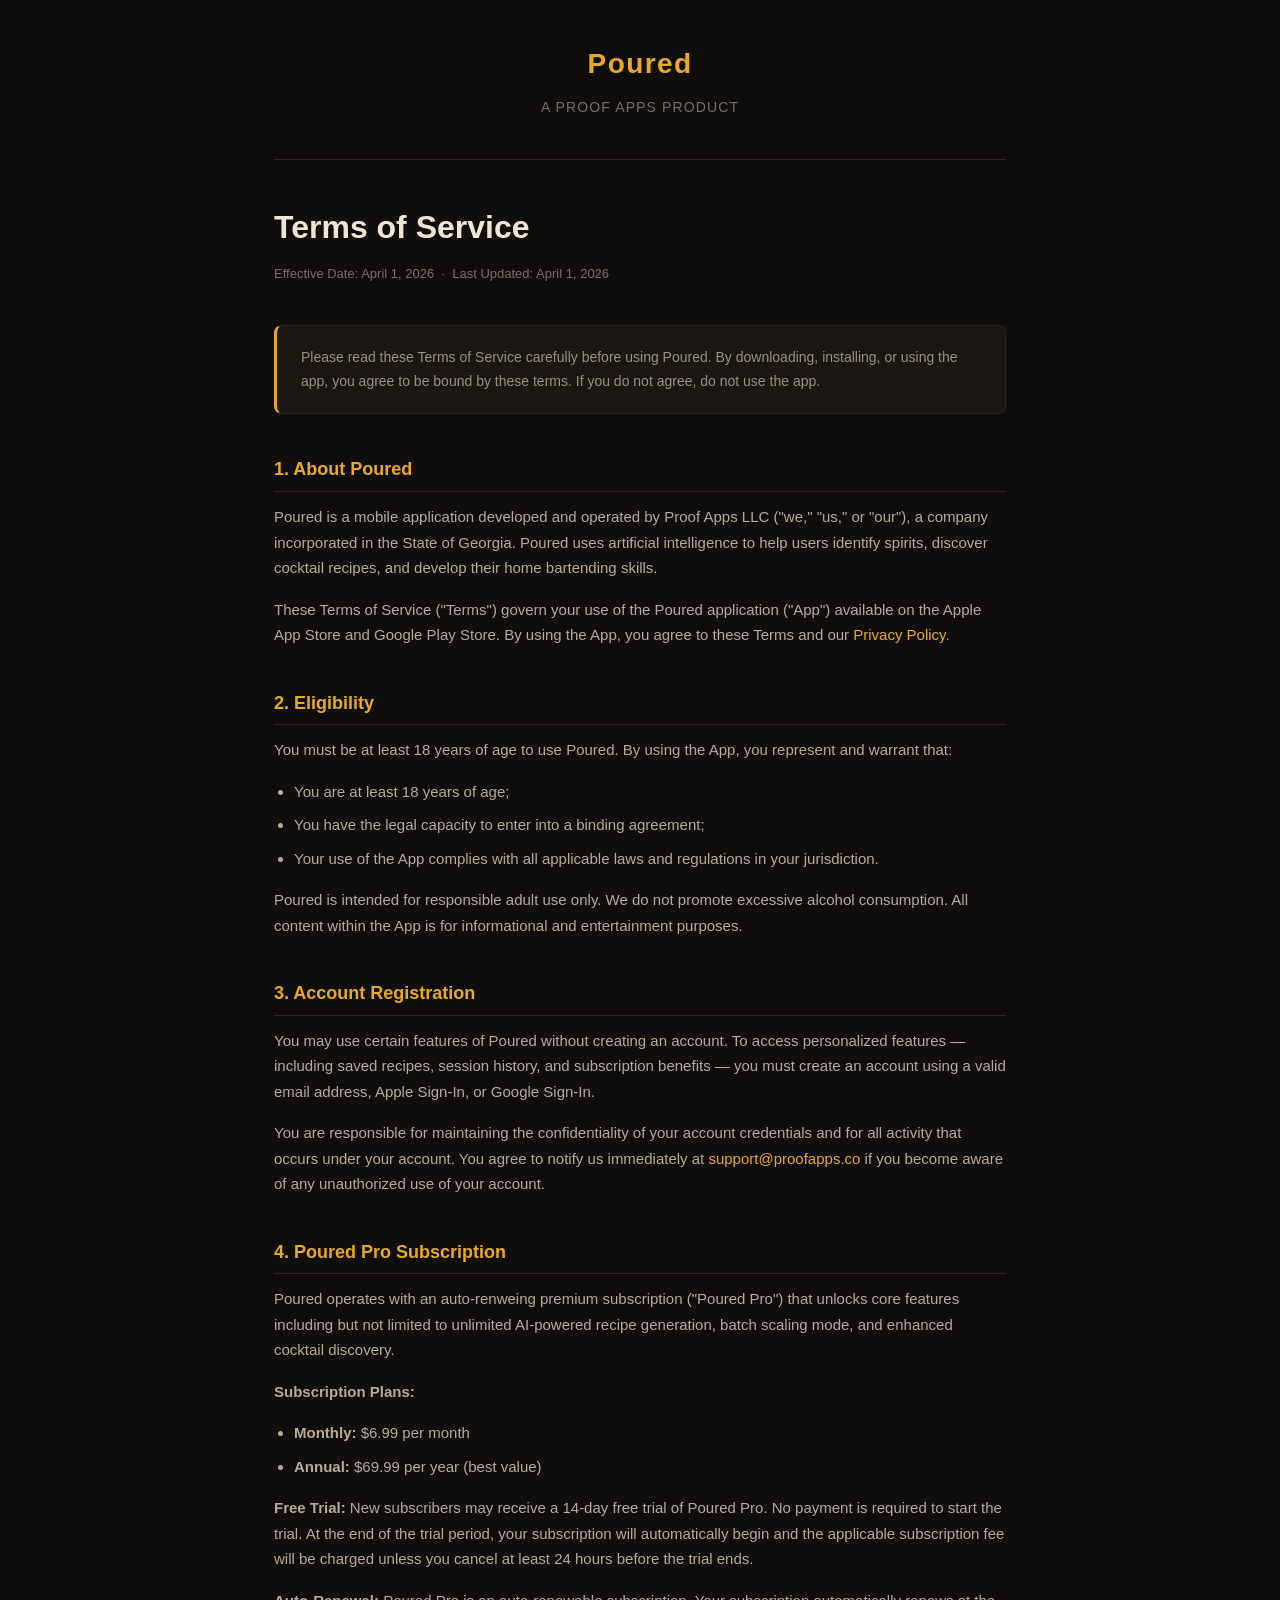
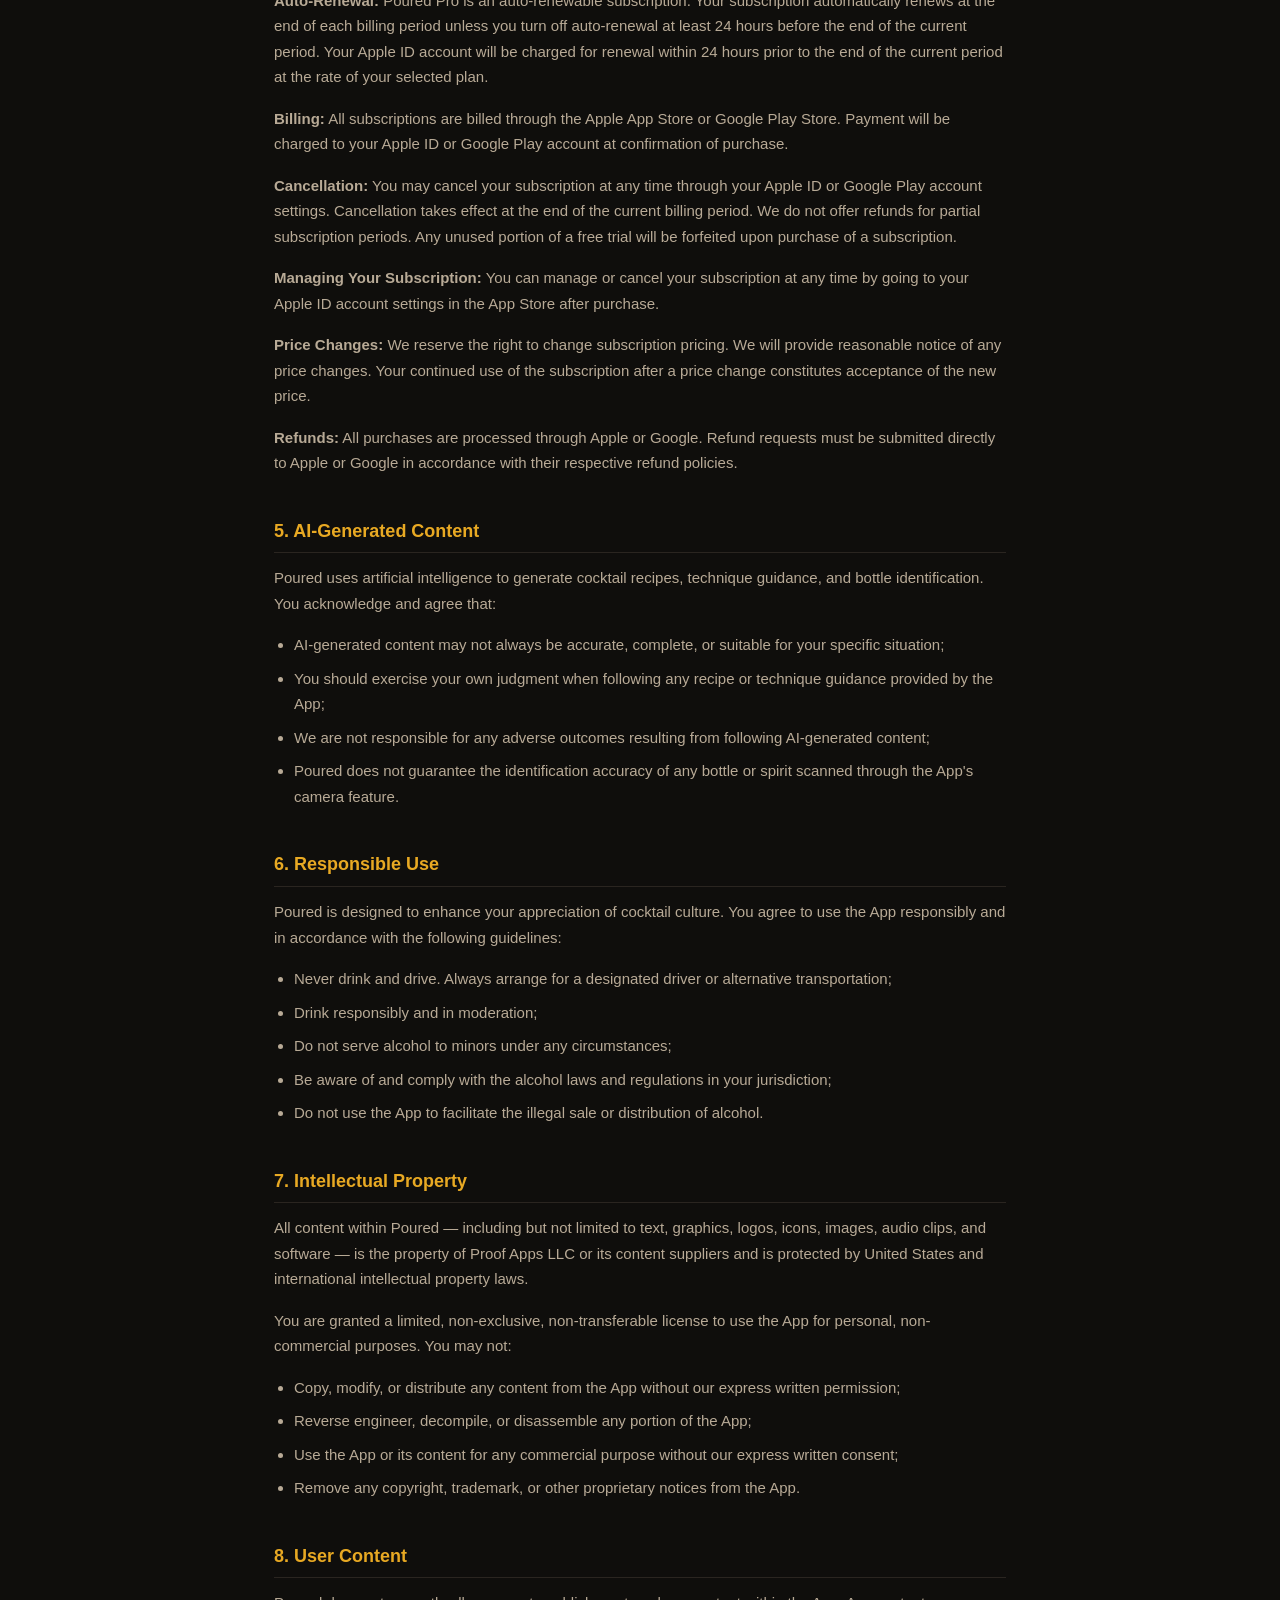
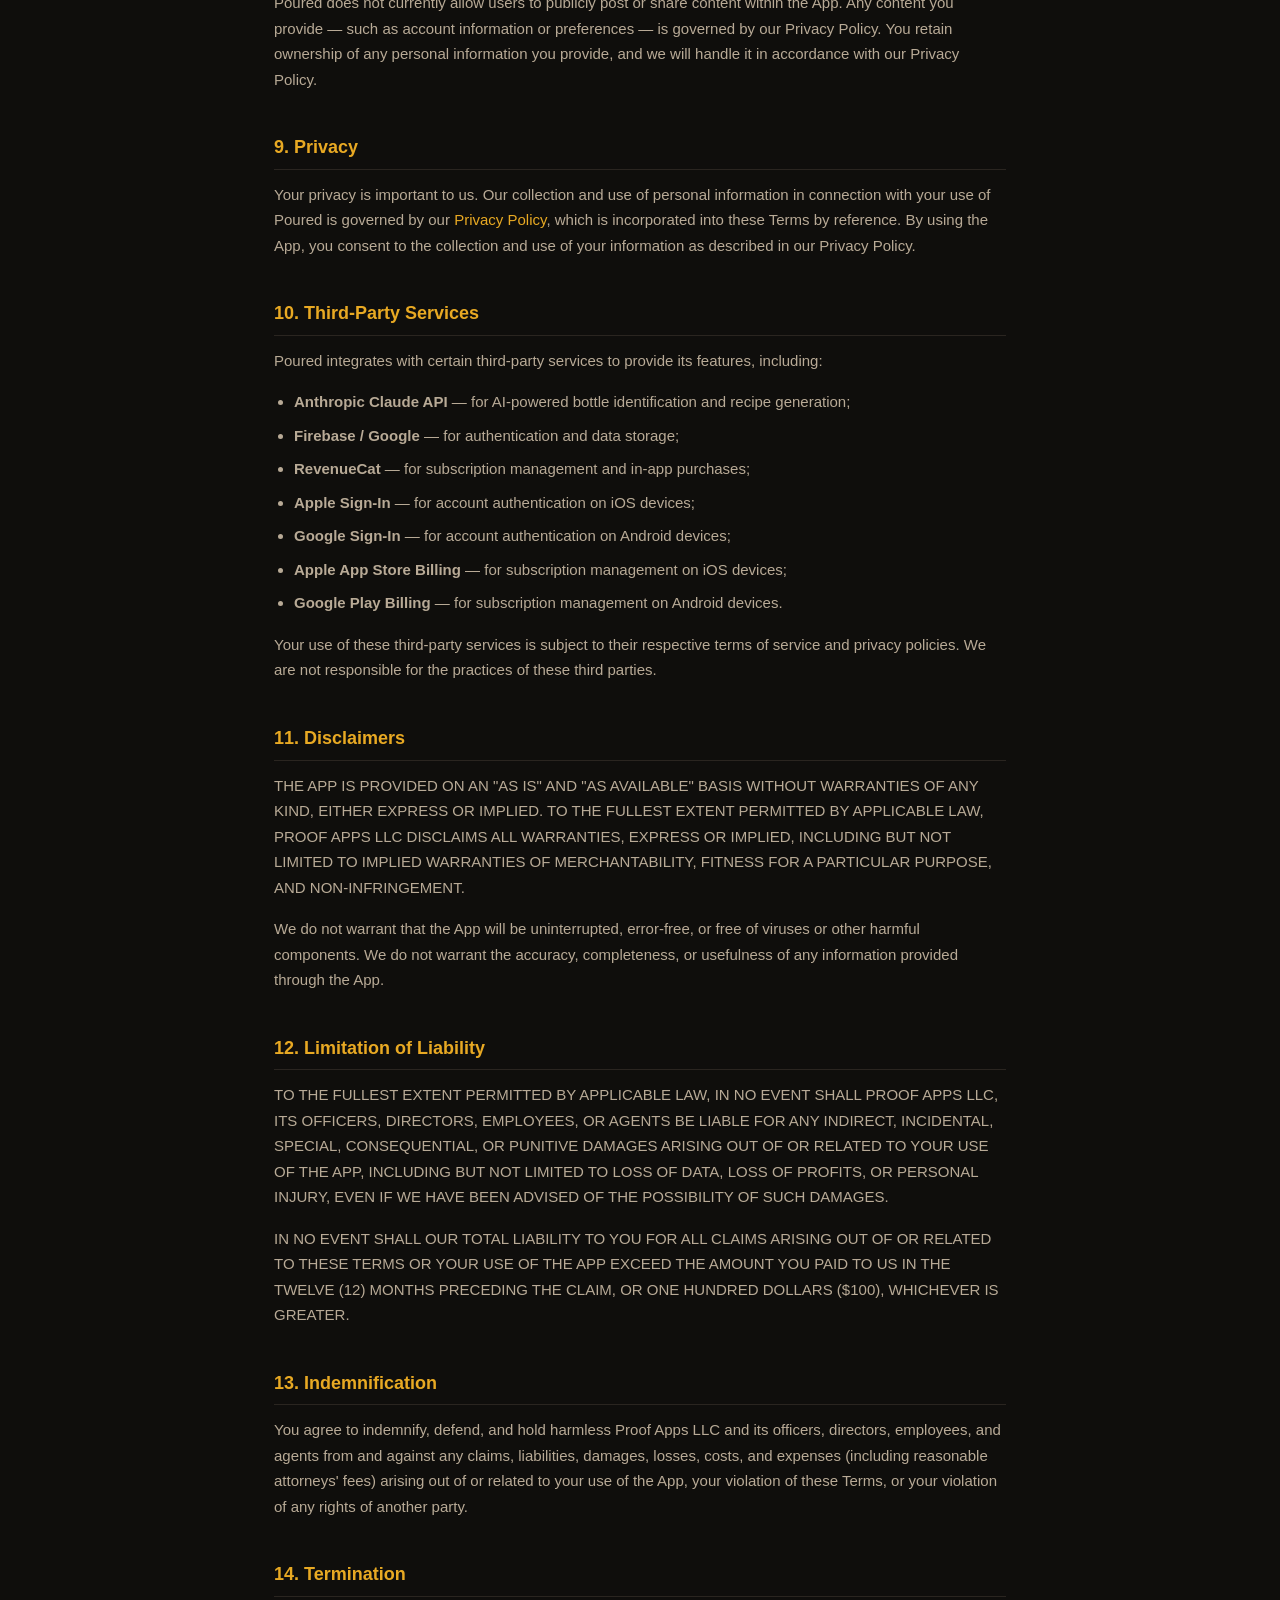
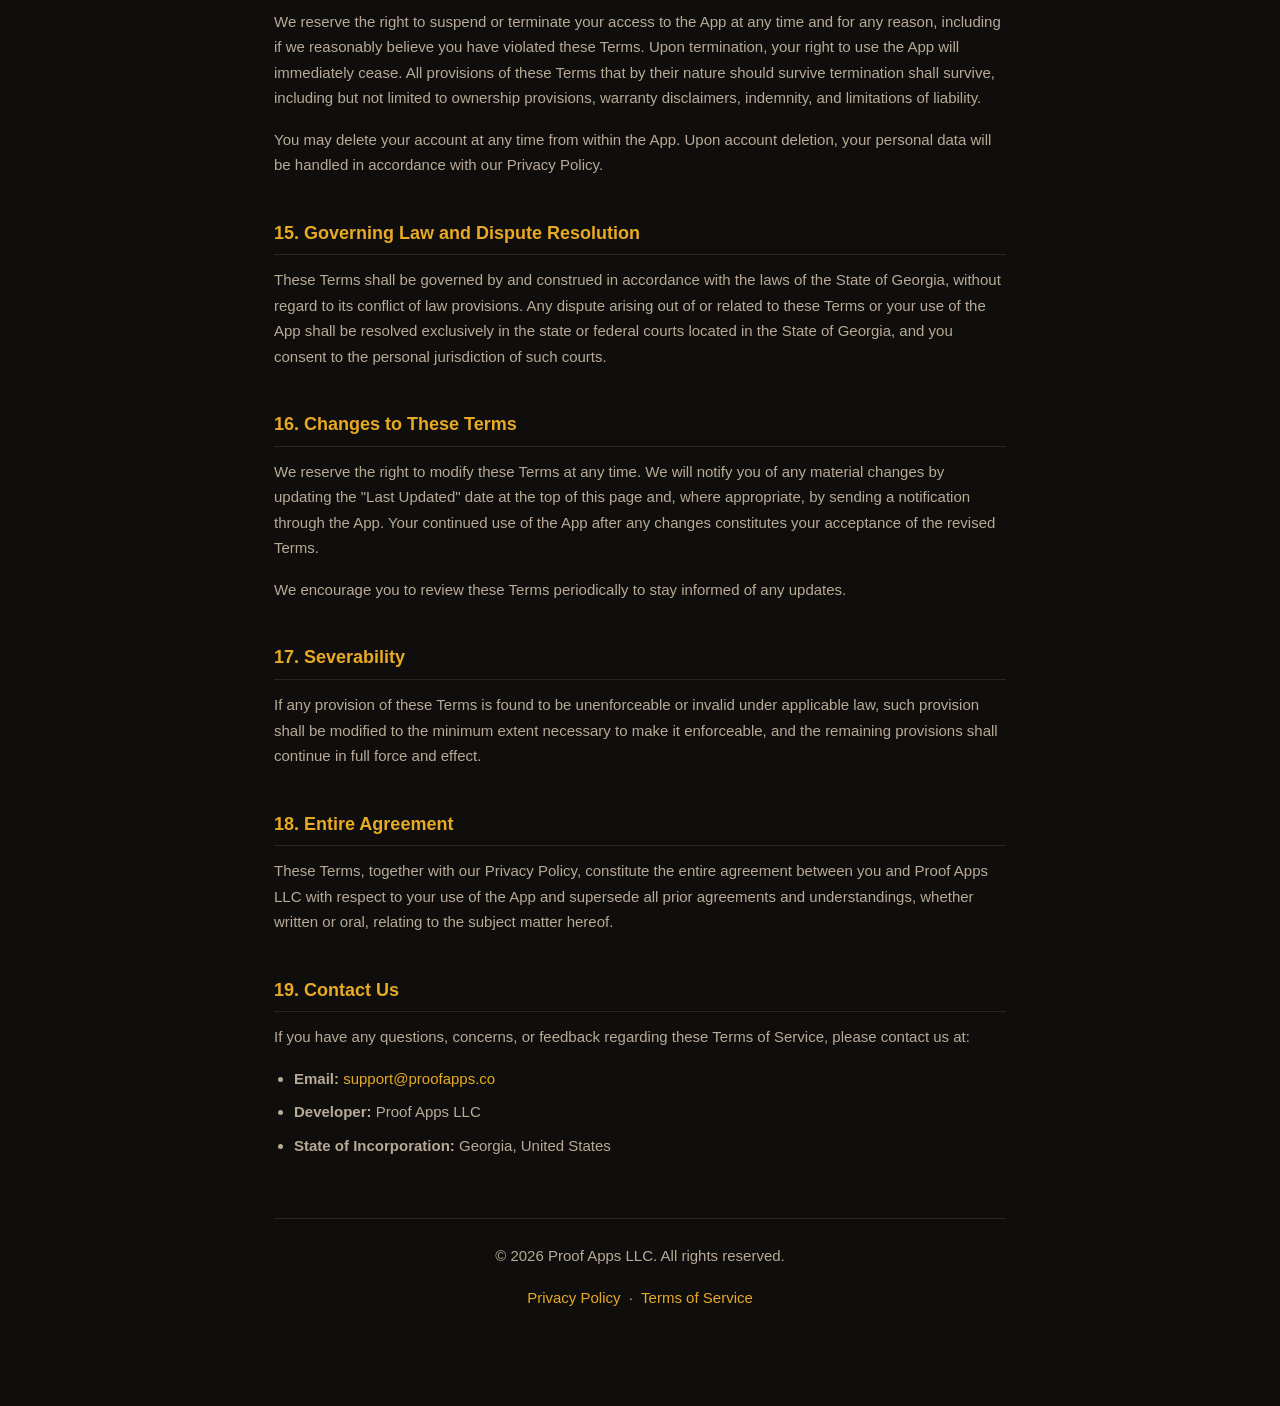
<file: terms.html>
<!DOCTYPE html>
<html lang="en">
<head>
  <meta charset="UTF-8" />
  <meta name="viewport" content="width=device-width, initial-scale=1.0" />
  <title>Terms of Service — Poured</title>
  <style>
    * { box-sizing: border-box; margin: 0; padding: 0; }

    body {
      font-family: -apple-system, BlinkMacSystemFont, 'Segoe UI', Roboto, sans-serif;
      background: #0f0e0c;
      color: #d4c9b8;
      line-height: 1.7;
      padding: 40px 24px 80px;
      max-width: 780px;
      margin: 0 auto;
    }

    header {
      text-align: center;
      padding-bottom: 40px;
      border-bottom: 1px solid #2a2520;
      margin-bottom: 40px;
    }

    .logo {
      font-size: 28px;
      font-weight: 700;
      color: #e8a923;
      letter-spacing: 0.05em;
      margin-bottom: 8px;
    }

    .tagline {
      font-size: 14px;
      color: #7a6f5e;
      letter-spacing: 0.08em;
      text-transform: uppercase;
    }

    h1 {
      font-size: 32px;
      font-weight: 700;
      color: #f0e6d3;
      margin-bottom: 8px;
    }

    .effective-date {
      font-size: 13px;
      color: #7a6f5e;
      margin-bottom: 40px;
    }

    h2 {
      font-size: 18px;
      font-weight: 600;
      color: #e8a923;
      margin-top: 40px;
      margin-bottom: 12px;
      padding-bottom: 6px;
      border-bottom: 1px solid #2a2520;
    }

    p {
      font-size: 15px;
      color: #b8aa96;
      margin-bottom: 16px;
    }

    ul {
      margin: 0 0 16px 20px;
    }

    ul li {
      font-size: 15px;
      color: #b8aa96;
      margin-bottom: 8px;
    }

    a {
      color: #e8a923;
      text-decoration: none;
    }

    a:hover {
      text-decoration: underline;
    }

    .highlight-box {
      background: #1a1612;
      border: 1px solid #2a2520;
      border-left: 3px solid #e8a923;
      border-radius: 8px;
      padding: 20px 24px;
      margin: 24px 0;
    }

    .highlight-box p {
      margin-bottom: 0;
      font-size: 14px;
      color: #9a8f7e;
    }

    footer {
      margin-top: 60px;
      padding-top: 24px;
      border-top: 1px solid #2a2520;
      text-align: center;
      font-size: 13px;
      color: #7a6f5e;
    }
  </style>
</head>
<body>

  <header>
    <div class="logo">Poured</div>
    <div class="tagline">A Proof Apps Product</div>
  </header>

  <h1>Terms of Service</h1>
  <p class="effective-date">Effective Date: April 1, 2026 &nbsp;·&nbsp; Last Updated: April 1, 2026</p>

  <div class="highlight-box">
    <p>Please read these Terms of Service carefully before using Poured. By downloading, installing, or using the app, you agree to be bound by these terms. If you do not agree, do not use the app.</p>
  </div>

  <h2>1. About Poured</h2>
  <p>Poured is a mobile application developed and operated by Proof Apps LLC ("we," "us," or "our"), a company incorporated in the State of Georgia. Poured uses artificial intelligence to help users identify spirits, discover cocktail recipes, and develop their home bartending skills.</p>
  <p>These Terms of Service ("Terms") govern your use of the Poured application ("App") available on the Apple App Store and Google Play Store. By using the App, you agree to these Terms and our <a href="https://demullins92.github.io/proofapps-site/privacy.html">Privacy Policy</a>.</p>

  <h2>2. Eligibility</h2>
  <p>You must be at least 18 years of age to use Poured. By using the App, you represent and warrant that:</p>
  <ul>
    <li>You are at least 18 years of age;</li>
    <li>You have the legal capacity to enter into a binding agreement;</li>
    <li>Your use of the App complies with all applicable laws and regulations in your jurisdiction.</li>
  </ul>
  <p>Poured is intended for responsible adult use only. We do not promote excessive alcohol consumption. All content within the App is for informational and entertainment purposes.</p>

  <h2>3. Account Registration</h2>
  <p>You may use certain features of Poured without creating an account. To access personalized features — including saved recipes, session history, and subscription benefits — you must create an account using a valid email address, Apple Sign-In, or Google Sign-In.</p>
  <p>You are responsible for maintaining the confidentiality of your account credentials and for all activity that occurs under your account. You agree to notify us immediately at <a href="mailto:support@proofapps.co">support@proofapps.co</a> if you become aware of any unauthorized use of your account.</p>

  <h2>4. Poured Pro Subscription</h2>
<p>Poured operates with an auto-renweing premium subscription ("Poured Pro") that unlocks core features including but not limited to unlimited AI-powered recipe generation, batch scaling mode, and enhanced cocktail discovery.</p>

<p><strong>Subscription Plans:</strong></p>
<ul>
  <li><strong>Monthly:</strong> $6.99 per month</li>
  <li><strong>Annual:</strong> $69.99 per year (best value)</li>
</ul>

<p><strong>Free Trial:</strong> New subscribers may receive a 14-day free trial of Poured Pro. No payment is required to start the trial. At the end of the trial period, your subscription will automatically begin and the applicable subscription fee will be charged unless you cancel at least 24 hours before the trial ends.</p>

<p><strong>Auto-Renewal:</strong> Poured Pro is an auto-renewable subscription. Your subscription automatically renews at the end of each billing period unless you turn off auto-renewal at least 24 hours before the end of the current period. Your Apple ID account will be charged for renewal within 24 hours prior to the end of the current period at the rate of your selected plan.</p>

<p><strong>Billing:</strong> All subscriptions are billed through the Apple App Store or Google Play Store. Payment will be charged to your Apple ID or Google Play account at confirmation of purchase.</p>

<p><strong>Cancellation:</strong> You may cancel your subscription at any time through your Apple ID or Google Play account settings. Cancellation takes effect at the end of the current billing period. We do not offer refunds for partial subscription periods. Any unused portion of a free trial will be forfeited upon purchase of a subscription.</p>

<p><strong>Managing Your Subscription:</strong> You can manage or cancel your subscription at any time by going to your Apple ID account settings in the App Store after purchase.</p>

<p><strong>Price Changes:</strong> We reserve the right to change subscription pricing. We will provide reasonable notice of any price changes. Your continued use of the subscription after a price change constitutes acceptance of the new price.</p>

<p><strong>Refunds:</strong> All purchases are processed through Apple or Google. Refund requests must be submitted directly to Apple or Google in accordance with their respective refund policies.</p>

  <h2>5. AI-Generated Content</h2>
  <p>Poured uses artificial intelligence to generate cocktail recipes, technique guidance, and bottle identification. You acknowledge and agree that:</p>
  <ul>
    <li>AI-generated content may not always be accurate, complete, or suitable for your specific situation;</li>
    <li>You should exercise your own judgment when following any recipe or technique guidance provided by the App;</li>
    <li>We are not responsible for any adverse outcomes resulting from following AI-generated content;</li>
    <li>Poured does not guarantee the identification accuracy of any bottle or spirit scanned through the App's camera feature.</li>
  </ul>

  <h2>6. Responsible Use</h2>
  <p>Poured is designed to enhance your appreciation of cocktail culture. You agree to use the App responsibly and in accordance with the following guidelines:</p>
  <ul>
    <li>Never drink and drive. Always arrange for a designated driver or alternative transportation;</li>
    <li>Drink responsibly and in moderation;</li>
    <li>Do not serve alcohol to minors under any circumstances;</li>
    <li>Be aware of and comply with the alcohol laws and regulations in your jurisdiction;</li>
    <li>Do not use the App to facilitate the illegal sale or distribution of alcohol.</li>
  </ul>

  <h2>7. Intellectual Property</h2>
  <p>All content within Poured — including but not limited to text, graphics, logos, icons, images, audio clips, and software — is the property of Proof Apps LLC or its content suppliers and is protected by United States and international intellectual property laws.</p>
  <p>You are granted a limited, non-exclusive, non-transferable license to use the App for personal, non-commercial purposes. You may not:</p>
  <ul>
    <li>Copy, modify, or distribute any content from the App without our express written permission;</li>
    <li>Reverse engineer, decompile, or disassemble any portion of the App;</li>
    <li>Use the App or its content for any commercial purpose without our express written consent;</li>
    <li>Remove any copyright, trademark, or other proprietary notices from the App.</li>
  </ul>

  <h2>8. User Content</h2>
  <p>Poured does not currently allow users to publicly post or share content within the App. Any content you provide — such as account information or preferences — is governed by our Privacy Policy. You retain ownership of any personal information you provide, and we will handle it in accordance with our Privacy Policy.</p>

  <h2>9. Privacy</h2>
  <p>Your privacy is important to us. Our collection and use of personal information in connection with your use of Poured is governed by our <a href="https://demullins92.github.io/proofapps-site/privacy.html">Privacy Policy</a>, which is incorporated into these Terms by reference. By using the App, you consent to the collection and use of your information as described in our Privacy Policy.</p>

  <h2>10. Third-Party Services</h2>
  <p>Poured integrates with certain third-party services to provide its features, including:</p>
  <ul>
    <li><strong>Anthropic Claude API</strong> — for AI-powered bottle identification and recipe generation;</li>
    <li><strong>Firebase / Google</strong> — for authentication and data storage;</li>
    <li><strong>RevenueCat</strong> — for subscription management and in-app purchases;</li>
    <li><strong>Apple Sign-In</strong> — for account authentication on iOS devices;</li>
    <li><strong>Google Sign-In</strong> — for account authentication on Android devices;</li>
    <li><strong>Apple App Store Billing</strong> — for subscription management on iOS devices;</li>
    <li><strong>Google Play Billing</strong> — for subscription management on Android devices.</li>
  </ul>
  <p>Your use of these third-party services is subject to their respective terms of service and privacy policies. We are not responsible for the practices of these third parties.</p>

  <h2>11. Disclaimers</h2>
  <p>THE APP IS PROVIDED ON AN "AS IS" AND "AS AVAILABLE" BASIS WITHOUT WARRANTIES OF ANY KIND, EITHER EXPRESS OR IMPLIED. TO THE FULLEST EXTENT PERMITTED BY APPLICABLE LAW, PROOF APPS LLC DISCLAIMS ALL WARRANTIES, EXPRESS OR IMPLIED, INCLUDING BUT NOT LIMITED TO IMPLIED WARRANTIES OF MERCHANTABILITY, FITNESS FOR A PARTICULAR PURPOSE, AND NON-INFRINGEMENT.</p>
  <p>We do not warrant that the App will be uninterrupted, error-free, or free of viruses or other harmful components. We do not warrant the accuracy, completeness, or usefulness of any information provided through the App.</p>

  <h2>12. Limitation of Liability</h2>
  <p>TO THE FULLEST EXTENT PERMITTED BY APPLICABLE LAW, IN NO EVENT SHALL PROOF APPS LLC, ITS OFFICERS, DIRECTORS, EMPLOYEES, OR AGENTS BE LIABLE FOR ANY INDIRECT, INCIDENTAL, SPECIAL, CONSEQUENTIAL, OR PUNITIVE DAMAGES ARISING OUT OF OR RELATED TO YOUR USE OF THE APP, INCLUDING BUT NOT LIMITED TO LOSS OF DATA, LOSS OF PROFITS, OR PERSONAL INJURY, EVEN IF WE HAVE BEEN ADVISED OF THE POSSIBILITY OF SUCH DAMAGES.</p>
  <p>IN NO EVENT SHALL OUR TOTAL LIABILITY TO YOU FOR ALL CLAIMS ARISING OUT OF OR RELATED TO THESE TERMS OR YOUR USE OF THE APP EXCEED THE AMOUNT YOU PAID TO US IN THE TWELVE (12) MONTHS PRECEDING THE CLAIM, OR ONE HUNDRED DOLLARS ($100), WHICHEVER IS GREATER.</p>

  <h2>13. Indemnification</h2>
  <p>You agree to indemnify, defend, and hold harmless Proof Apps LLC and its officers, directors, employees, and agents from and against any claims, liabilities, damages, losses, costs, and expenses (including reasonable attorneys' fees) arising out of or related to your use of the App, your violation of these Terms, or your violation of any rights of another party.</p>

  <h2>14. Termination</h2>
  <p>We reserve the right to suspend or terminate your access to the App at any time and for any reason, including if we reasonably believe you have violated these Terms. Upon termination, your right to use the App will immediately cease. All provisions of these Terms that by their nature should survive termination shall survive, including but not limited to ownership provisions, warranty disclaimers, indemnity, and limitations of liability.</p>
  <p>You may delete your account at any time from within the App. Upon account deletion, your personal data will be handled in accordance with our Privacy Policy.</p>

  <h2>15. Governing Law and Dispute Resolution</h2>
  <p>These Terms shall be governed by and construed in accordance with the laws of the State of Georgia, without regard to its conflict of law provisions. Any dispute arising out of or related to these Terms or your use of the App shall be resolved exclusively in the state or federal courts located in the State of Georgia, and you consent to the personal jurisdiction of such courts.</p>

  <h2>16. Changes to These Terms</h2>
  <p>We reserve the right to modify these Terms at any time. We will notify you of any material changes by updating the "Last Updated" date at the top of this page and, where appropriate, by sending a notification through the App. Your continued use of the App after any changes constitutes your acceptance of the revised Terms.</p>
  <p>We encourage you to review these Terms periodically to stay informed of any updates.</p>

  <h2>17. Severability</h2>
  <p>If any provision of these Terms is found to be unenforceable or invalid under applicable law, such provision shall be modified to the minimum extent necessary to make it enforceable, and the remaining provisions shall continue in full force and effect.</p>

  <h2>18. Entire Agreement</h2>
  <p>These Terms, together with our Privacy Policy, constitute the entire agreement between you and Proof Apps LLC with respect to your use of the App and supersede all prior agreements and understandings, whether written or oral, relating to the subject matter hereof.</p>

  <h2>19. Contact Us</h2>
  <p>If you have any questions, concerns, or feedback regarding these Terms of Service, please contact us at:</p>
  <ul>
    <li><strong>Email:</strong> <a href="mailto:support@proofapps.co">support@proofapps.co</a></li>
    <li><strong>Developer:</strong> Proof Apps LLC</li>
    <li><strong>State of Incorporation:</strong> Georgia, United States</li>
  </ul>

  <footer>
    <p>© 2026 Proof Apps LLC. All rights reserved.</p>
    <p style="margin-top: 8px;">
      <a href="https://proofapps.co/poured/privacy.html">Privacy Policy</a>
      &nbsp;·&nbsp;
      <a href="https://proofapps.co/poured/terms.html">Terms of Service</a>
    </p>
  </footer>

</body>
</html>
</file>
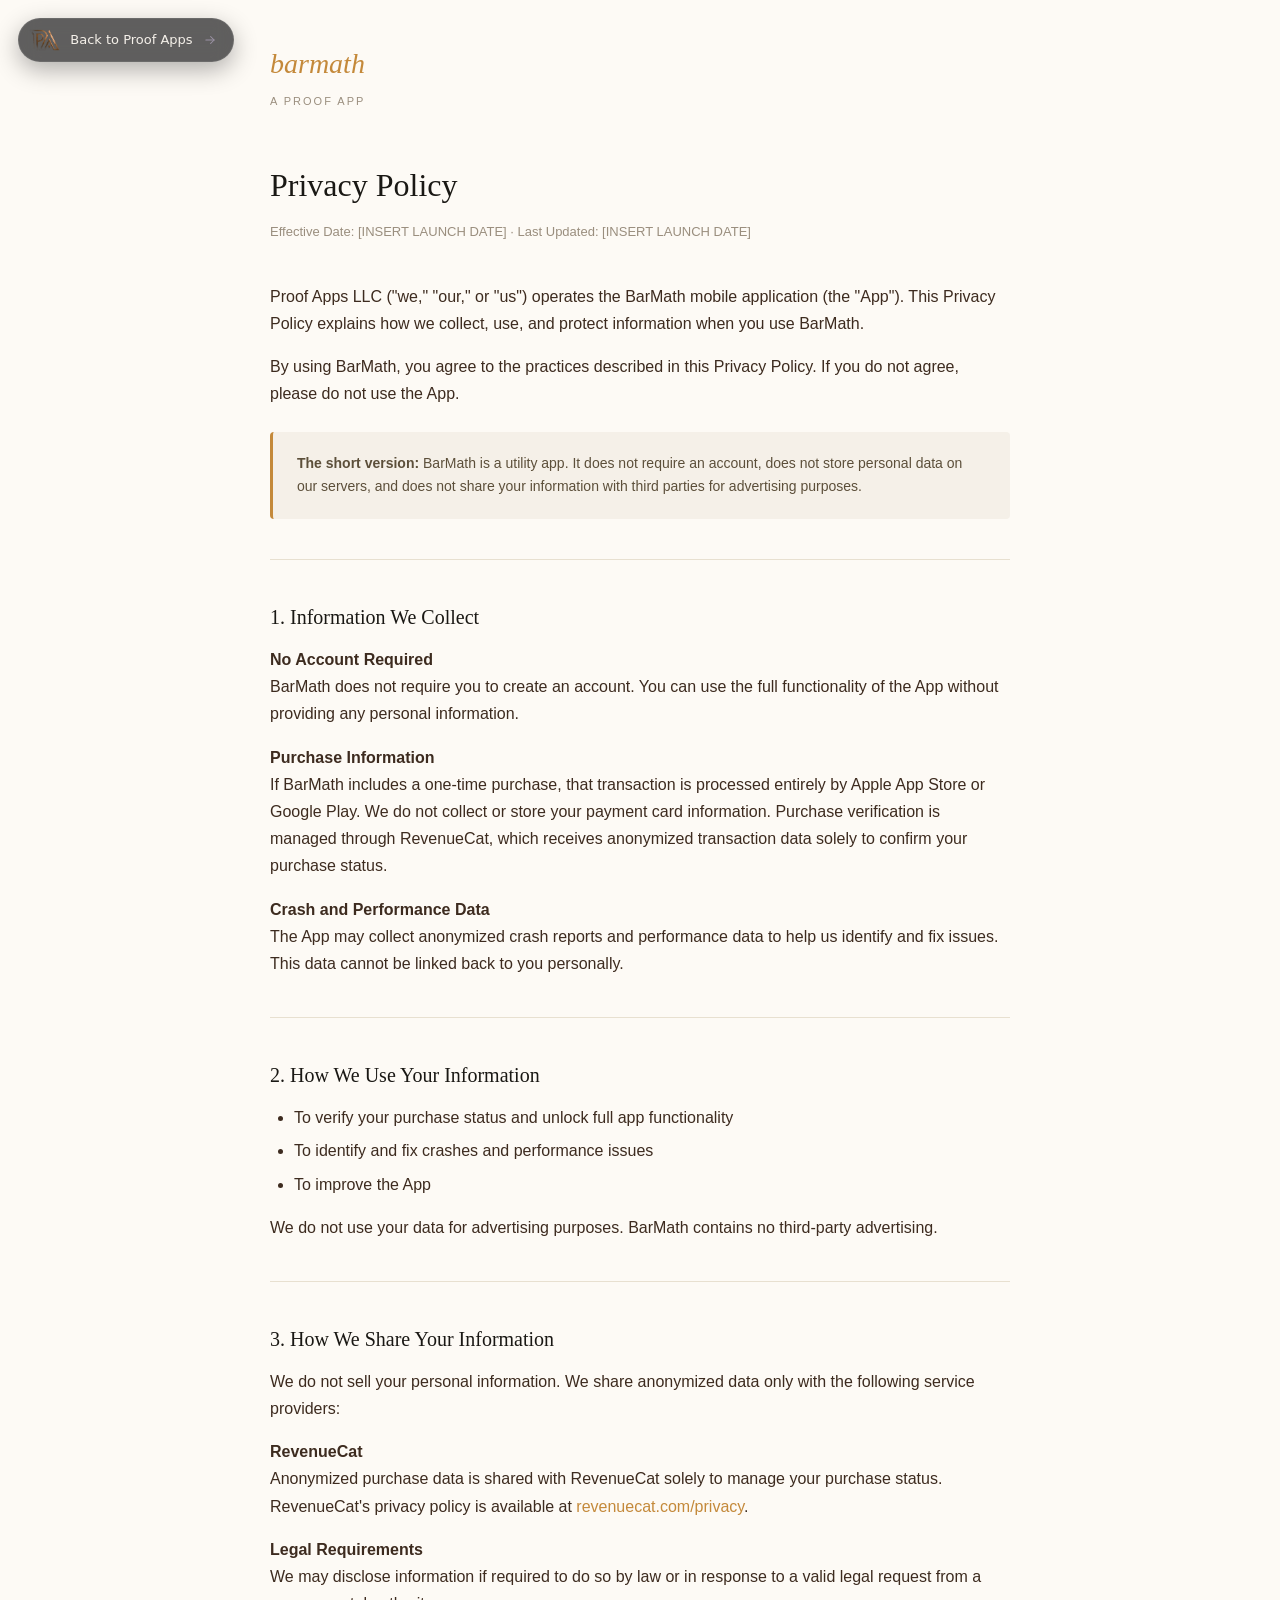
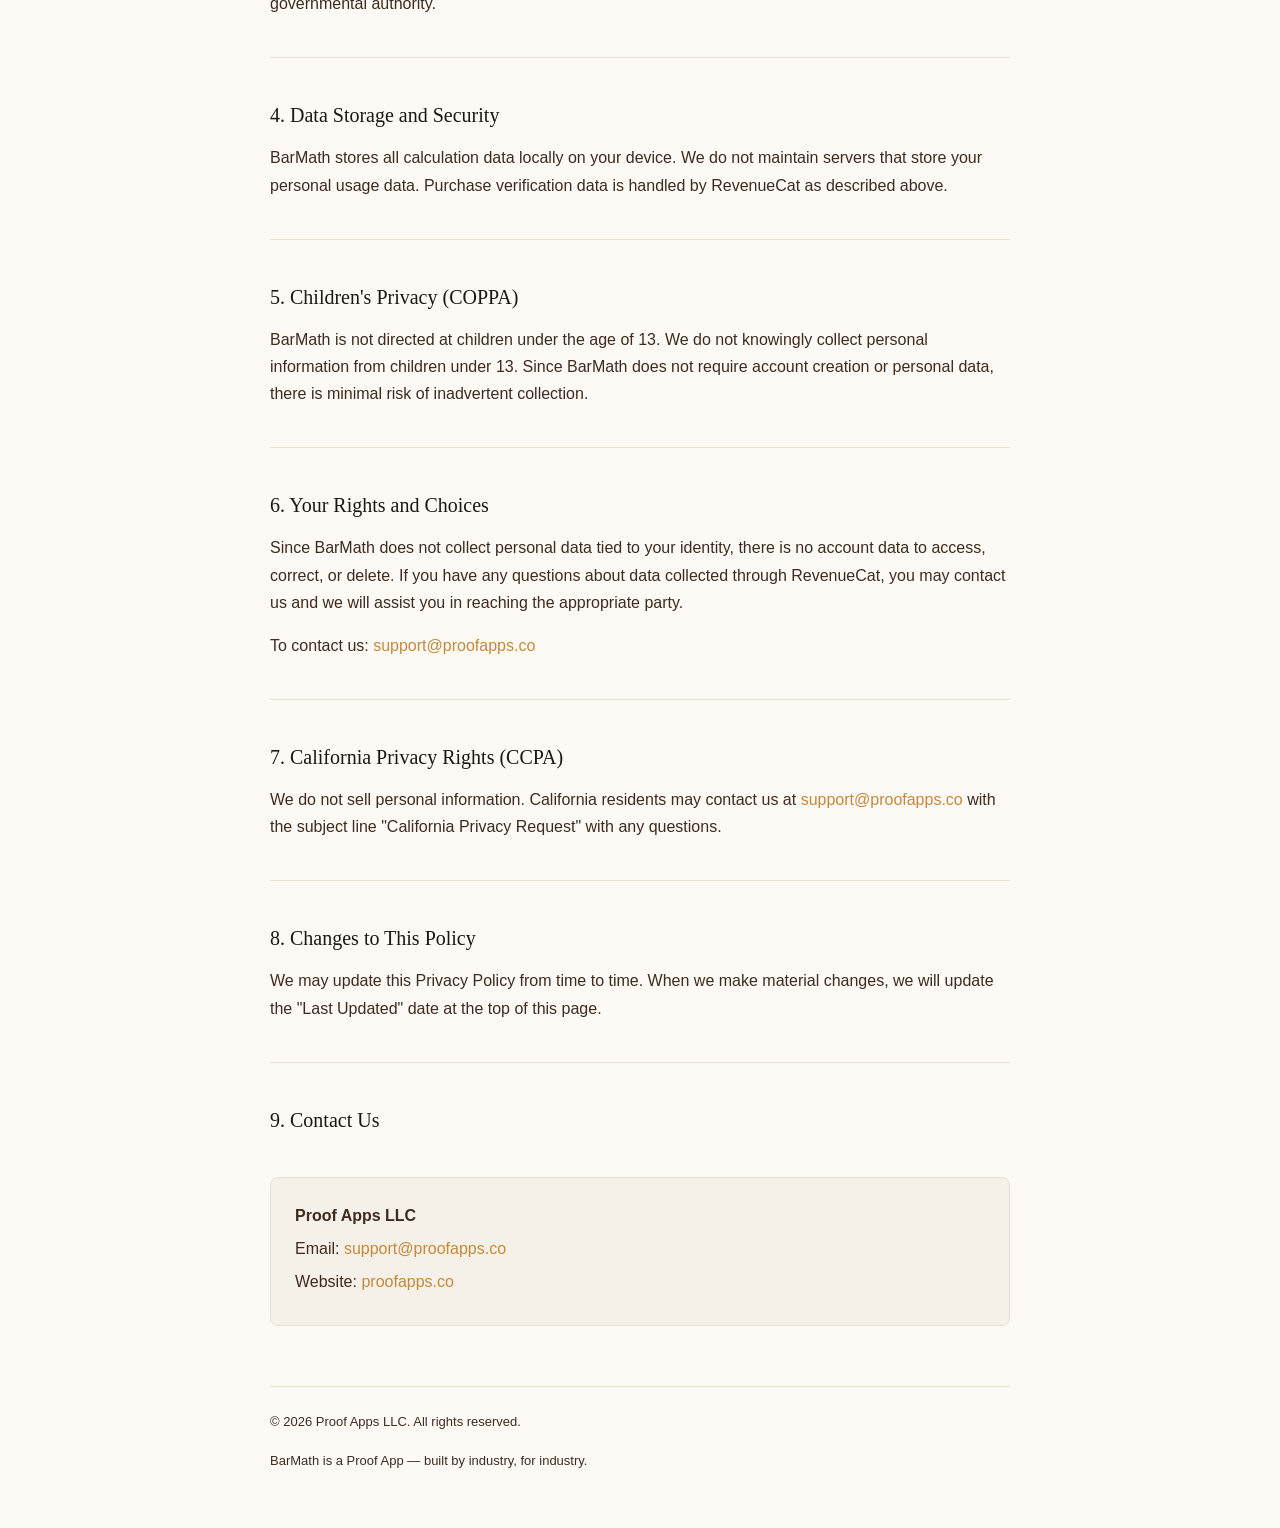
<file: barmath/privacy.html>
<!DOCTYPE html>
<html lang="en">
<head>
  <meta charset="UTF-8">
  <meta name="viewport" content="width=device-width, initial-scale=1.0">
  <title>Privacy Policy — BarMath</title>
  <style>
    * { box-sizing: border-box; margin: 0; padding: 0; }
    body {
      font-family: -apple-system, BlinkMacSystemFont, 'Helvetica Neue', Arial, sans-serif;
      font-size: 16px;
      line-height: 1.7;
      color: #1a1814;
      background: #fdfaf5;
      padding: 40px 20px;
    }
    .container { max-width: 740px; margin: 0 auto; }
    .brand { font-family: Georgia, serif; font-style: italic; font-size: 28px; color: #c4893a; margin-bottom: 4px; }
    .brand-sub { font-size: 11px; letter-spacing: 2px; text-transform: uppercase; color: #9a8e7e; margin-bottom: 48px; }
    h1 { font-family: Georgia, serif; font-size: 32px; font-weight: 400; color: #1a1814; margin-bottom: 8px; }
    .effective-date { font-size: 13px; color: #9a8e7e; margin-bottom: 40px; }
    h2 { font-family: Georgia, serif; font-size: 20px; font-weight: 400; color: #1a1814; margin-top: 40px; margin-bottom: 12px; }
    p { margin-bottom: 16px; color: #3d2b1f; }
    ul { margin: 0 0 16px 24px; color: #3d2b1f; }
    ul li { margin-bottom: 6px; }
    .divider { border: none; border-top: 1px solid #e8e0d0; margin: 40px 0; }
    a { color: #c4893a; text-decoration: none; }
    a:hover { text-decoration: underline; }
    .contact-box { background: #f5f0e8; border: 1px solid #e8e0d0; border-radius: 8px; padding: 24px; margin-top: 40px; }
    .contact-box p { margin-bottom: 6px; }
    .highlight-box { background: #f5f0e8; border-left: 3px solid #c4893a; border-radius: 4px; padding: 20px 24px; margin: 24px 0; }
    .highlight-box p { margin-bottom: 0; font-size: 14px; color: #5c4f3a; }
    .footer { margin-top: 60px; padding-top: 24px; border-top: 1px solid #e8e0d0; font-size: 13px; color: #9a8e7e; }
  </style>
</head>
<body>
  <!-- Proof Apps — Home Button (paste right after <body>) -->
<link rel="stylesheet" href="/assets/home-button.css">
<script src="/assets/home-button.js" defer></script>

<style>
  .pa-home-btn{
    position:fixed; top:18px; left:18px; z-index:200;
    display:inline-flex; align-items:center; gap:10px;
    padding:10px 16px 10px 10px; border-radius:100px;
    background:rgba(12,11,13,0.65); backdrop-filter:blur(10px);
    border:1px solid rgba(255,255,255,0.08);
    color:#F5F1EA; text-decoration:none;
    font-family:'Inter', system-ui, sans-serif; font-size:13px; font-weight:500;
    box-shadow:0 8px 24px rgba(0,0,0,0.3);
    transition:transform 0.25s ease, background 0.25s ease, box-shadow 0.25s ease;
  }
  .pa-home-btn:hover{
    transform:translateY(-2px);
    background:rgba(20,17,13,0.85);
    box-shadow:0 12px 30px rgba(227,148,75,0.18);
  }
  .pa-home-btn img{ height:22px; width:auto; display:block; }
  .pa-home-btn .pa-arrow{
    width:14px; height:14px; color:#9C93A6;
    transition:transform 0.25s ease, color 0.25s ease;
  }
  .pa-home-btn:hover .pa-arrow{ transform:translateX(3px); color:#E3944B; }

  @media (max-width:520px){
    .pa-home-btn span{ display:none; }
    .pa-home-btn{ padding:10px; gap:6px; }
  }
</style>
  <div class="container">

    <div class="brand">barmath</div>
    <div class="brand-sub">A Proof App</div>

    <h1>Privacy Policy</h1>
    <p class="effective-date">Effective Date: [INSERT LAUNCH DATE] · Last Updated: [INSERT LAUNCH DATE]</p>

    <p>Proof Apps LLC ("we," "our," or "us") operates the BarMath mobile application (the "App"). This Privacy Policy explains how we collect, use, and protect information when you use BarMath.</p>

    <p>By using BarMath, you agree to the practices described in this Privacy Policy. If you do not agree, please do not use the App.</p>

    <div class="highlight-box">
      <p><strong>The short version:</strong> BarMath is a utility app. It does not require an account, does not store personal data on our servers, and does not share your information with third parties for advertising purposes.</p>
    </div>

    <hr class="divider">

    <h2>1. Information We Collect</h2>

    <p><strong>No Account Required</strong><br>
    BarMath does not require you to create an account. You can use the full functionality of the App without providing any personal information.</p>

    <p><strong>Purchase Information</strong><br>
    If BarMath includes a one-time purchase, that transaction is processed entirely by Apple App Store or Google Play. We do not collect or store your payment card information. Purchase verification is managed through RevenueCat, which receives anonymized transaction data solely to confirm your purchase status.</p>

    <p><strong>Crash and Performance Data</strong><br>
    The App may collect anonymized crash reports and performance data to help us identify and fix issues. This data cannot be linked back to you personally.</p>

    <hr class="divider">

    <h2>2. How We Use Your Information</h2>

    <ul>
      <li>To verify your purchase status and unlock full app functionality</li>
      <li>To identify and fix crashes and performance issues</li>
      <li>To improve the App</li>
    </ul>

    <p>We do not use your data for advertising purposes. BarMath contains no third-party advertising.</p>

    <hr class="divider">

    <h2>3. How We Share Your Information</h2>

    <p>We do not sell your personal information. We share anonymized data only with the following service providers:</p>

    <p><strong>RevenueCat</strong><br>
    Anonymized purchase data is shared with RevenueCat solely to manage your purchase status. RevenueCat's privacy policy is available at <a href="https://www.revenuecat.com/privacy" target="_blank">revenuecat.com/privacy</a>.</p>

    <p><strong>Legal Requirements</strong><br>
    We may disclose information if required to do so by law or in response to a valid legal request from a governmental authority.</p>

    <hr class="divider">

    <h2>4. Data Storage and Security</h2>

    <p>BarMath stores all calculation data locally on your device. We do not maintain servers that store your personal usage data. Purchase verification data is handled by RevenueCat as described above.</p>

    <hr class="divider">

    <h2>5. Children's Privacy (COPPA)</h2>

    <p>BarMath is not directed at children under the age of 13. We do not knowingly collect personal information from children under 13. Since BarMath does not require account creation or personal data, there is minimal risk of inadvertent collection.</p>

    <hr class="divider">

    <h2>6. Your Rights and Choices</h2>

    <p>Since BarMath does not collect personal data tied to your identity, there is no account data to access, correct, or delete. If you have any questions about data collected through RevenueCat, you may contact us and we will assist you in reaching the appropriate party.</p>

    <p>To contact us: <a href="mailto:support@proofapps.co">support@proofapps.co</a></p>

    <hr class="divider">

    <h2>7. California Privacy Rights (CCPA)</h2>

    <p>We do not sell personal information. California residents may contact us at <a href="mailto:support@proofapps.co">support@proofapps.co</a> with the subject line "California Privacy Request" with any questions.</p>

    <hr class="divider">

    <h2>8. Changes to This Policy</h2>

    <p>We may update this Privacy Policy from time to time. When we make material changes, we will update the "Last Updated" date at the top of this page.</p>

    <hr class="divider">

    <h2>9. Contact Us</h2>

    <div class="contact-box">
      <p><strong>Proof Apps LLC</strong></p>
      <p>Email: <a href="mailto:support@proofapps.co">support@proofapps.co</a></p>
      <p>Website: <a href="https://proofapps.co" target="_blank">proofapps.co</a></p>
    </div>

    <div class="footer">
      <p>© 2026 Proof Apps LLC. All rights reserved.</p>
      <p style="margin-top: 4px;">BarMath is a Proof App — built by industry, for industry.</p>
    </div>

  </div>
</body>
</html>
</file>
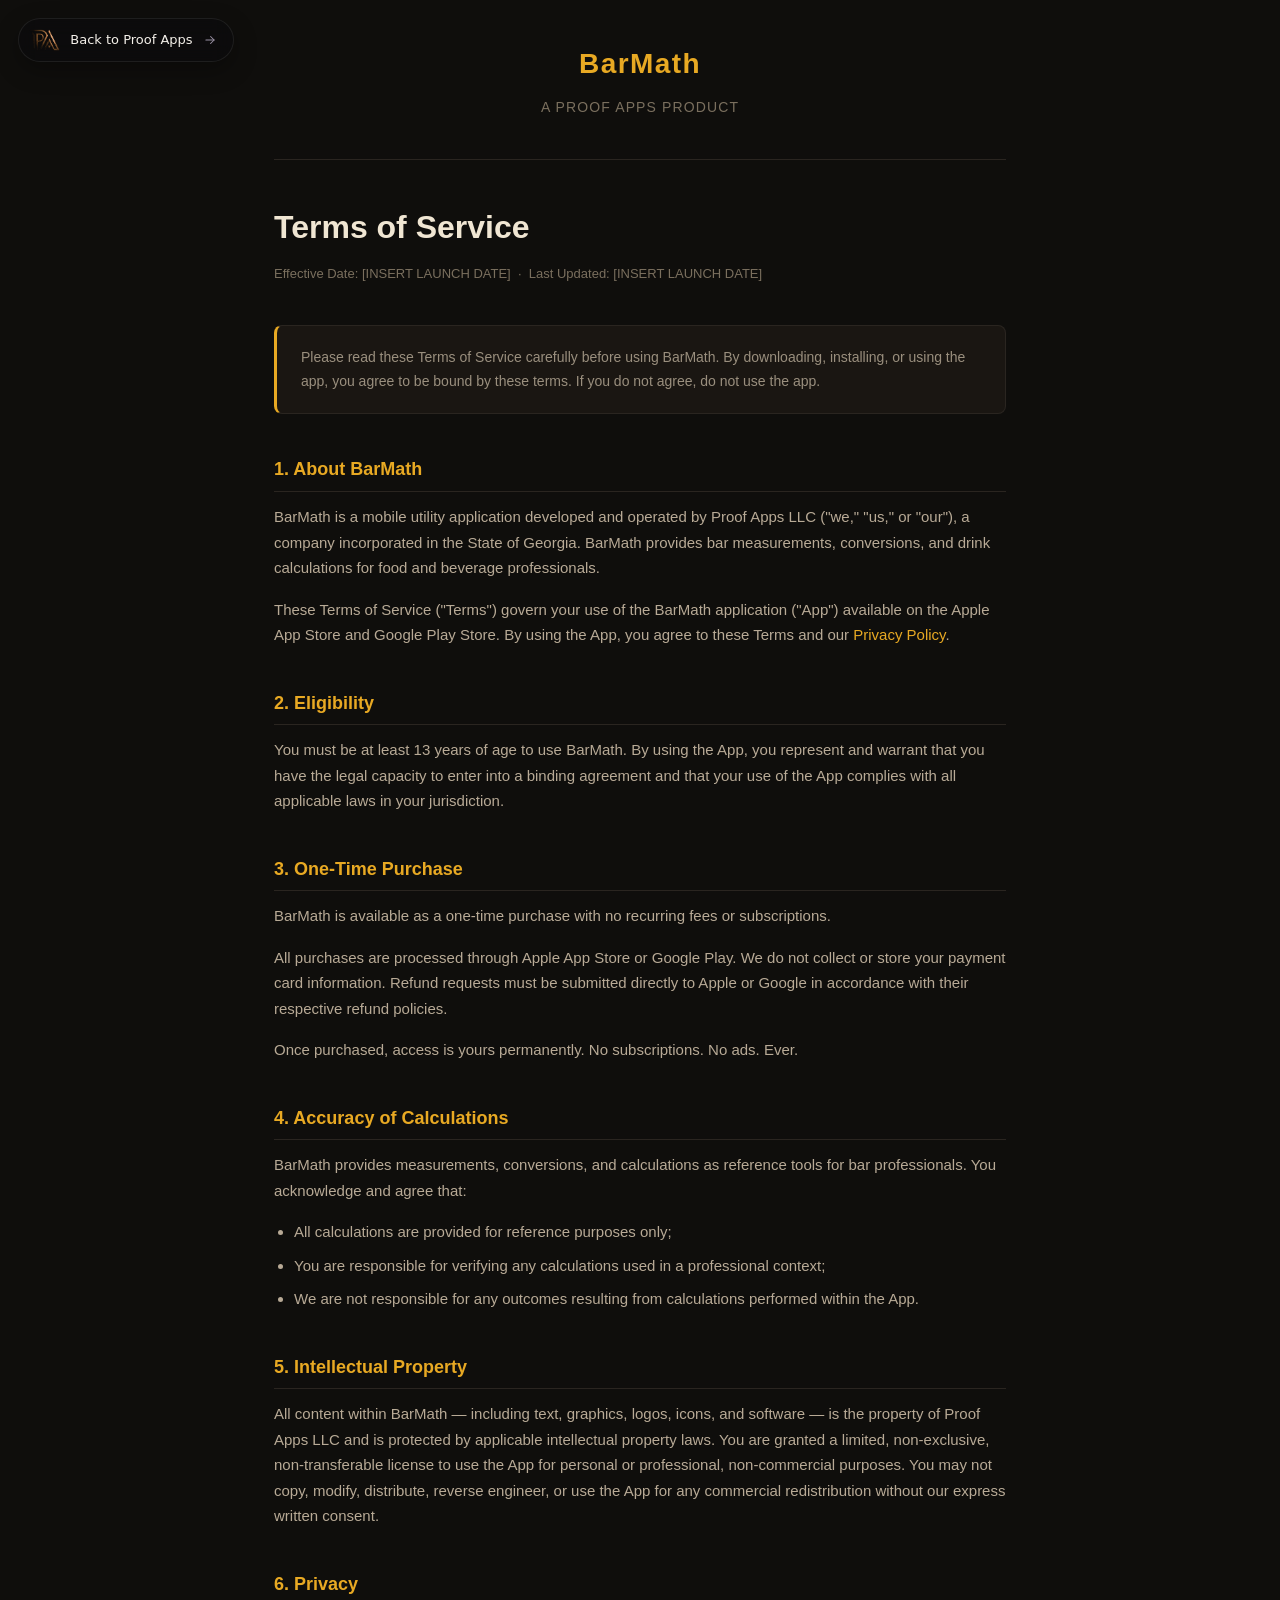
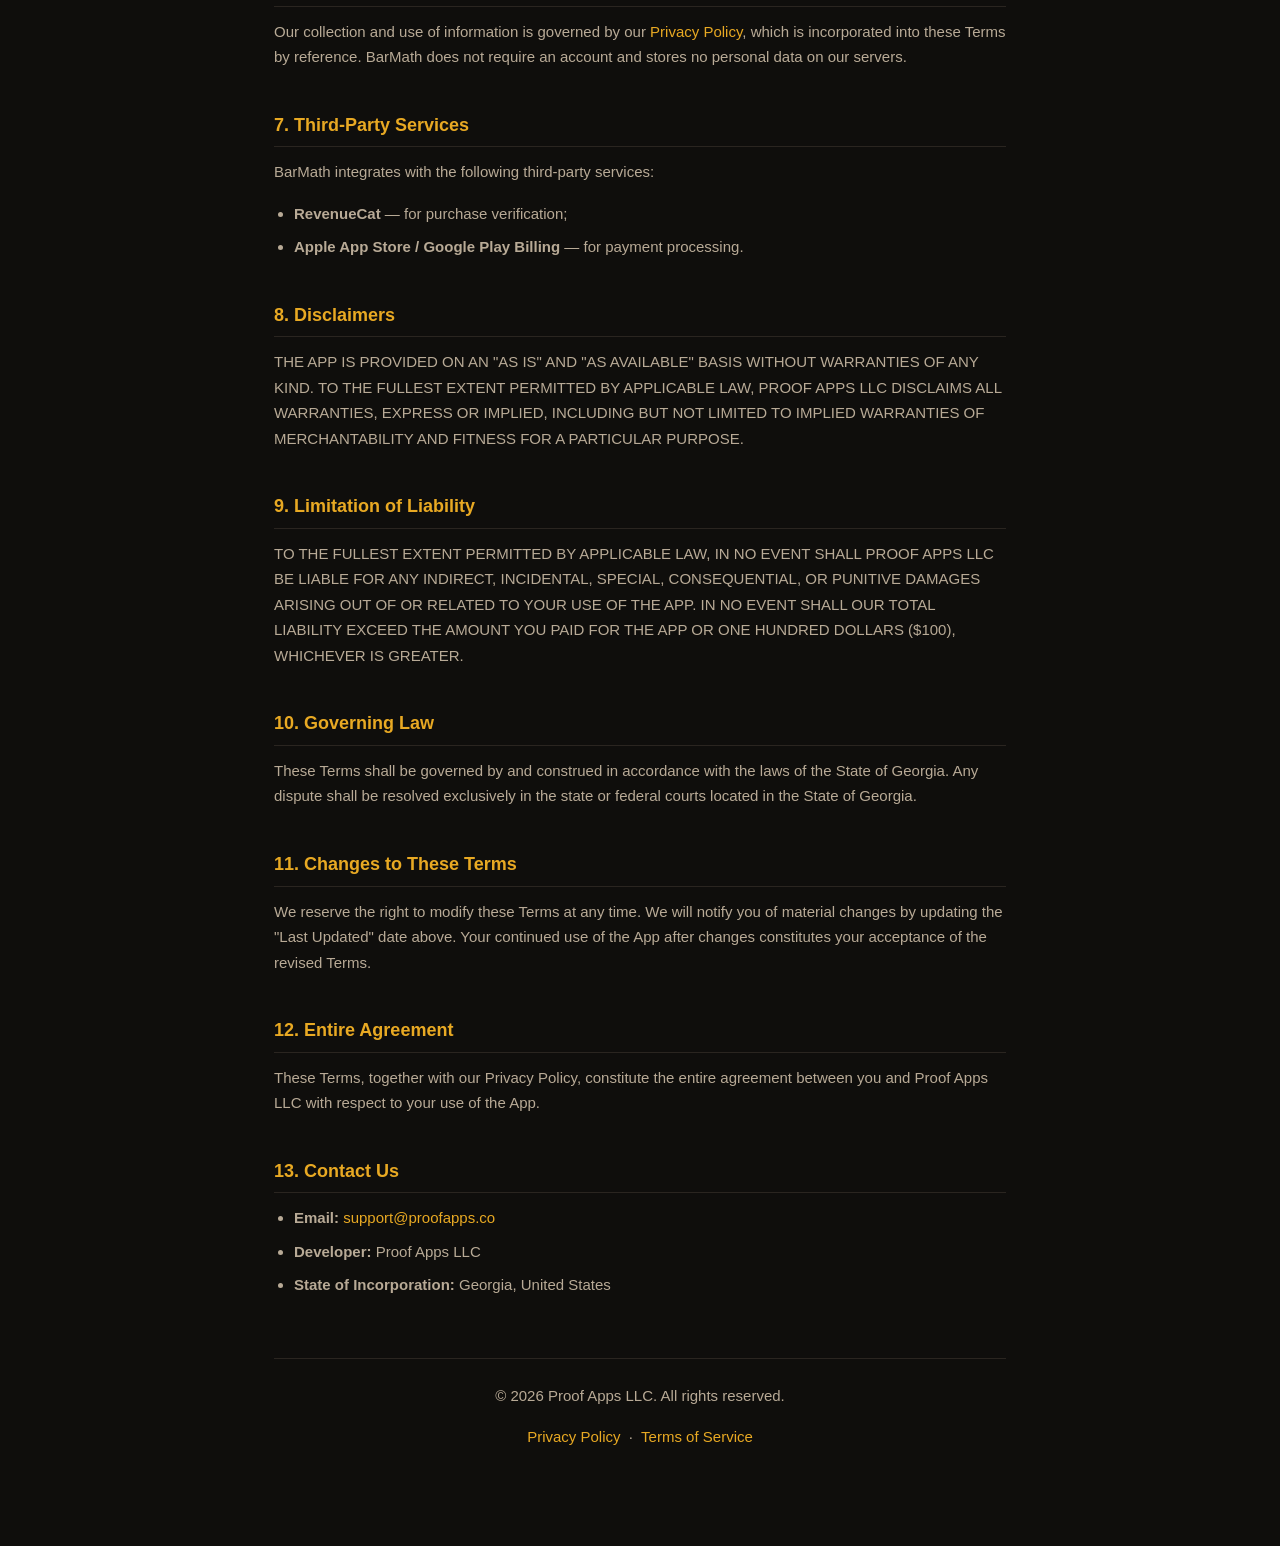
<file: barmath/terms.html>
<!DOCTYPE html>
<html lang="en">
<head>
  <meta charset="UTF-8" />
  <meta name="viewport" content="width=device-width, initial-scale=1.0" />
  <title>Terms of Service — BarMath</title>
  <style>
    * { box-sizing: border-box; margin: 0; padding: 0; }
    body {
      font-family: -apple-system, BlinkMacSystemFont, 'Segoe UI', Roboto, sans-serif;
      background: #0f0e0c;
      color: #d4c9b8;
      line-height: 1.7;
      padding: 40px 24px 80px;
      max-width: 780px;
      margin: 0 auto;
    }
    header { text-align: center; padding-bottom: 40px; border-bottom: 1px solid #2a2520; margin-bottom: 40px; }
    .logo { font-size: 28px; font-weight: 700; color: #e8a923; letter-spacing: 0.05em; margin-bottom: 8px; }
    .tagline { font-size: 14px; color: #7a6f5e; letter-spacing: 0.08em; text-transform: uppercase; }
    h1 { font-size: 32px; font-weight: 700; color: #f0e6d3; margin-bottom: 8px; }
    .effective-date { font-size: 13px; color: #7a6f5e; margin-bottom: 40px; }
    h2 { font-size: 18px; font-weight: 600; color: #e8a923; margin-top: 40px; margin-bottom: 12px; padding-bottom: 6px; border-bottom: 1px solid #2a2520; }
    p { font-size: 15px; color: #b8aa96; margin-bottom: 16px; }
    ul { margin: 0 0 16px 20px; }
    ul li { font-size: 15px; color: #b8aa96; margin-bottom: 8px; }
    a { color: #e8a923; text-decoration: none; }
    a:hover { text-decoration: underline; }
    .highlight-box { background: #1a1612; border: 1px solid #2a2520; border-left: 3px solid #e8a923; border-radius: 8px; padding: 20px 24px; margin: 24px 0; }
    .highlight-box p { margin-bottom: 0; font-size: 14px; color: #9a8f7e; }
    footer { margin-top: 60px; padding-top: 24px; border-top: 1px solid #2a2520; text-align: center; font-size: 13px; color: #7a6f5e; }
  </style>
</head>
<body>
  <!-- Proof Apps — Home Button (paste right after <body>) -->
<link rel="stylesheet" href="/assets/home-button.css">
<script src="/assets/home-button.js" defer></script>

<style>
  .pa-home-btn{
    position:fixed; top:18px; left:18px; z-index:200;
    display:inline-flex; align-items:center; gap:10px;
    padding:10px 16px 10px 10px; border-radius:100px;
    background:rgba(12,11,13,0.65); backdrop-filter:blur(10px);
    border:1px solid rgba(255,255,255,0.08);
    color:#F5F1EA; text-decoration:none;
    font-family:'Inter', system-ui, sans-serif; font-size:13px; font-weight:500;
    box-shadow:0 8px 24px rgba(0,0,0,0.3);
    transition:transform 0.25s ease, background 0.25s ease, box-shadow 0.25s ease;
  }
  .pa-home-btn:hover{
    transform:translateY(-2px);
    background:rgba(20,17,13,0.85);
    box-shadow:0 12px 30px rgba(227,148,75,0.18);
  }
  .pa-home-btn img{ height:22px; width:auto; display:block; }
  .pa-home-btn .pa-arrow{
    width:14px; height:14px; color:#9C93A6;
    transition:transform 0.25s ease, color 0.25s ease;
  }
  .pa-home-btn:hover .pa-arrow{ transform:translateX(3px); color:#E3944B; }

  @media (max-width:520px){
    .pa-home-btn span{ display:none; }
    .pa-home-btn{ padding:10px; gap:6px; }
  }
</style>

  <header>
    <div class="logo">BarMath</div>
    <div class="tagline">A Proof Apps Product</div>
  </header>

  <h1>Terms of Service</h1>
  <p class="effective-date">Effective Date: [INSERT LAUNCH DATE] &nbsp;·&nbsp; Last Updated: [INSERT LAUNCH DATE]</p>

  <div class="highlight-box">
    <p>Please read these Terms of Service carefully before using BarMath. By downloading, installing, or using the app, you agree to be bound by these terms. If you do not agree, do not use the app.</p>
  </div>

  <h2>1. About BarMath</h2>
  <p>BarMath is a mobile utility application developed and operated by Proof Apps LLC ("we," "us," or "our"), a company incorporated in the State of Georgia. BarMath provides bar measurements, conversions, and drink calculations for food and beverage professionals.</p>
  <p>These Terms of Service ("Terms") govern your use of the BarMath application ("App") available on the Apple App Store and Google Play Store. By using the App, you agree to these Terms and our <a href="https://proofapps.co/barmath/privacy.html">Privacy Policy</a>.</p>

  <h2>2. Eligibility</h2>
  <p>You must be at least 13 years of age to use BarMath. By using the App, you represent and warrant that you have the legal capacity to enter into a binding agreement and that your use of the App complies with all applicable laws in your jurisdiction.</p>

  <h2>3. One-Time Purchase</h2>
  <p>BarMath is available as a one-time purchase with no recurring fees or subscriptions.</p>
  <p>All purchases are processed through Apple App Store or Google Play. We do not collect or store your payment card information. Refund requests must be submitted directly to Apple or Google in accordance with their respective refund policies.</p>
  <p>Once purchased, access is yours permanently. No subscriptions. No ads. Ever.</p>

  <h2>4. Accuracy of Calculations</h2>
  <p>BarMath provides measurements, conversions, and calculations as reference tools for bar professionals. You acknowledge and agree that:</p>
  <ul>
    <li>All calculations are provided for reference purposes only;</li>
    <li>You are responsible for verifying any calculations used in a professional context;</li>
    <li>We are not responsible for any outcomes resulting from calculations performed within the App.</li>
  </ul>

  <h2>5. Intellectual Property</h2>
  <p>All content within BarMath — including text, graphics, logos, icons, and software — is the property of Proof Apps LLC and is protected by applicable intellectual property laws. You are granted a limited, non-exclusive, non-transferable license to use the App for personal or professional, non-commercial purposes. You may not copy, modify, distribute, reverse engineer, or use the App for any commercial redistribution without our express written consent.</p>

  <h2>6. Privacy</h2>
  <p>Our collection and use of information is governed by our <a href="https://proofapps.co/barmath/privacy.html">Privacy Policy</a>, which is incorporated into these Terms by reference. BarMath does not require an account and stores no personal data on our servers.</p>

  <h2>7. Third-Party Services</h2>
  <p>BarMath integrates with the following third-party services:</p>
  <ul>
    <li><strong>RevenueCat</strong> — for purchase verification;</li>
    <li><strong>Apple App Store / Google Play Billing</strong> — for payment processing.</li>
  </ul>

  <h2>8. Disclaimers</h2>
  <p>THE APP IS PROVIDED ON AN "AS IS" AND "AS AVAILABLE" BASIS WITHOUT WARRANTIES OF ANY KIND. TO THE FULLEST EXTENT PERMITTED BY APPLICABLE LAW, PROOF APPS LLC DISCLAIMS ALL WARRANTIES, EXPRESS OR IMPLIED, INCLUDING BUT NOT LIMITED TO IMPLIED WARRANTIES OF MERCHANTABILITY AND FITNESS FOR A PARTICULAR PURPOSE.</p>

  <h2>9. Limitation of Liability</h2>
  <p>TO THE FULLEST EXTENT PERMITTED BY APPLICABLE LAW, IN NO EVENT SHALL PROOF APPS LLC BE LIABLE FOR ANY INDIRECT, INCIDENTAL, SPECIAL, CONSEQUENTIAL, OR PUNITIVE DAMAGES ARISING OUT OF OR RELATED TO YOUR USE OF THE APP. IN NO EVENT SHALL OUR TOTAL LIABILITY EXCEED THE AMOUNT YOU PAID FOR THE APP OR ONE HUNDRED DOLLARS ($100), WHICHEVER IS GREATER.</p>

  <h2>10. Governing Law</h2>
  <p>These Terms shall be governed by and construed in accordance with the laws of the State of Georgia. Any dispute shall be resolved exclusively in the state or federal courts located in the State of Georgia.</p>

  <h2>11. Changes to These Terms</h2>
  <p>We reserve the right to modify these Terms at any time. We will notify you of material changes by updating the "Last Updated" date above. Your continued use of the App after changes constitutes your acceptance of the revised Terms.</p>

  <h2>12. Entire Agreement</h2>
  <p>These Terms, together with our Privacy Policy, constitute the entire agreement between you and Proof Apps LLC with respect to your use of the App.</p>

  <h2>13. Contact Us</h2>
  <ul>
    <li><strong>Email:</strong> <a href="mailto:support@proofapps.co">support@proofapps.co</a></li>
    <li><strong>Developer:</strong> Proof Apps LLC</li>
    <li><strong>State of Incorporation:</strong> Georgia, United States</li>
  </ul>

  <footer>
    <p>© 2026 Proof Apps LLC. All rights reserved.</p>
    <p style="margin-top: 8px;">
      <a href="https://proofapps.co/barmath/privacy.html">Privacy Policy</a>
      &nbsp;·&nbsp;
      <a href="https://proofapps.co/barmath/terms.html">Terms of Service</a>
    </p>
  </footer>

</body>
</html>
</file>
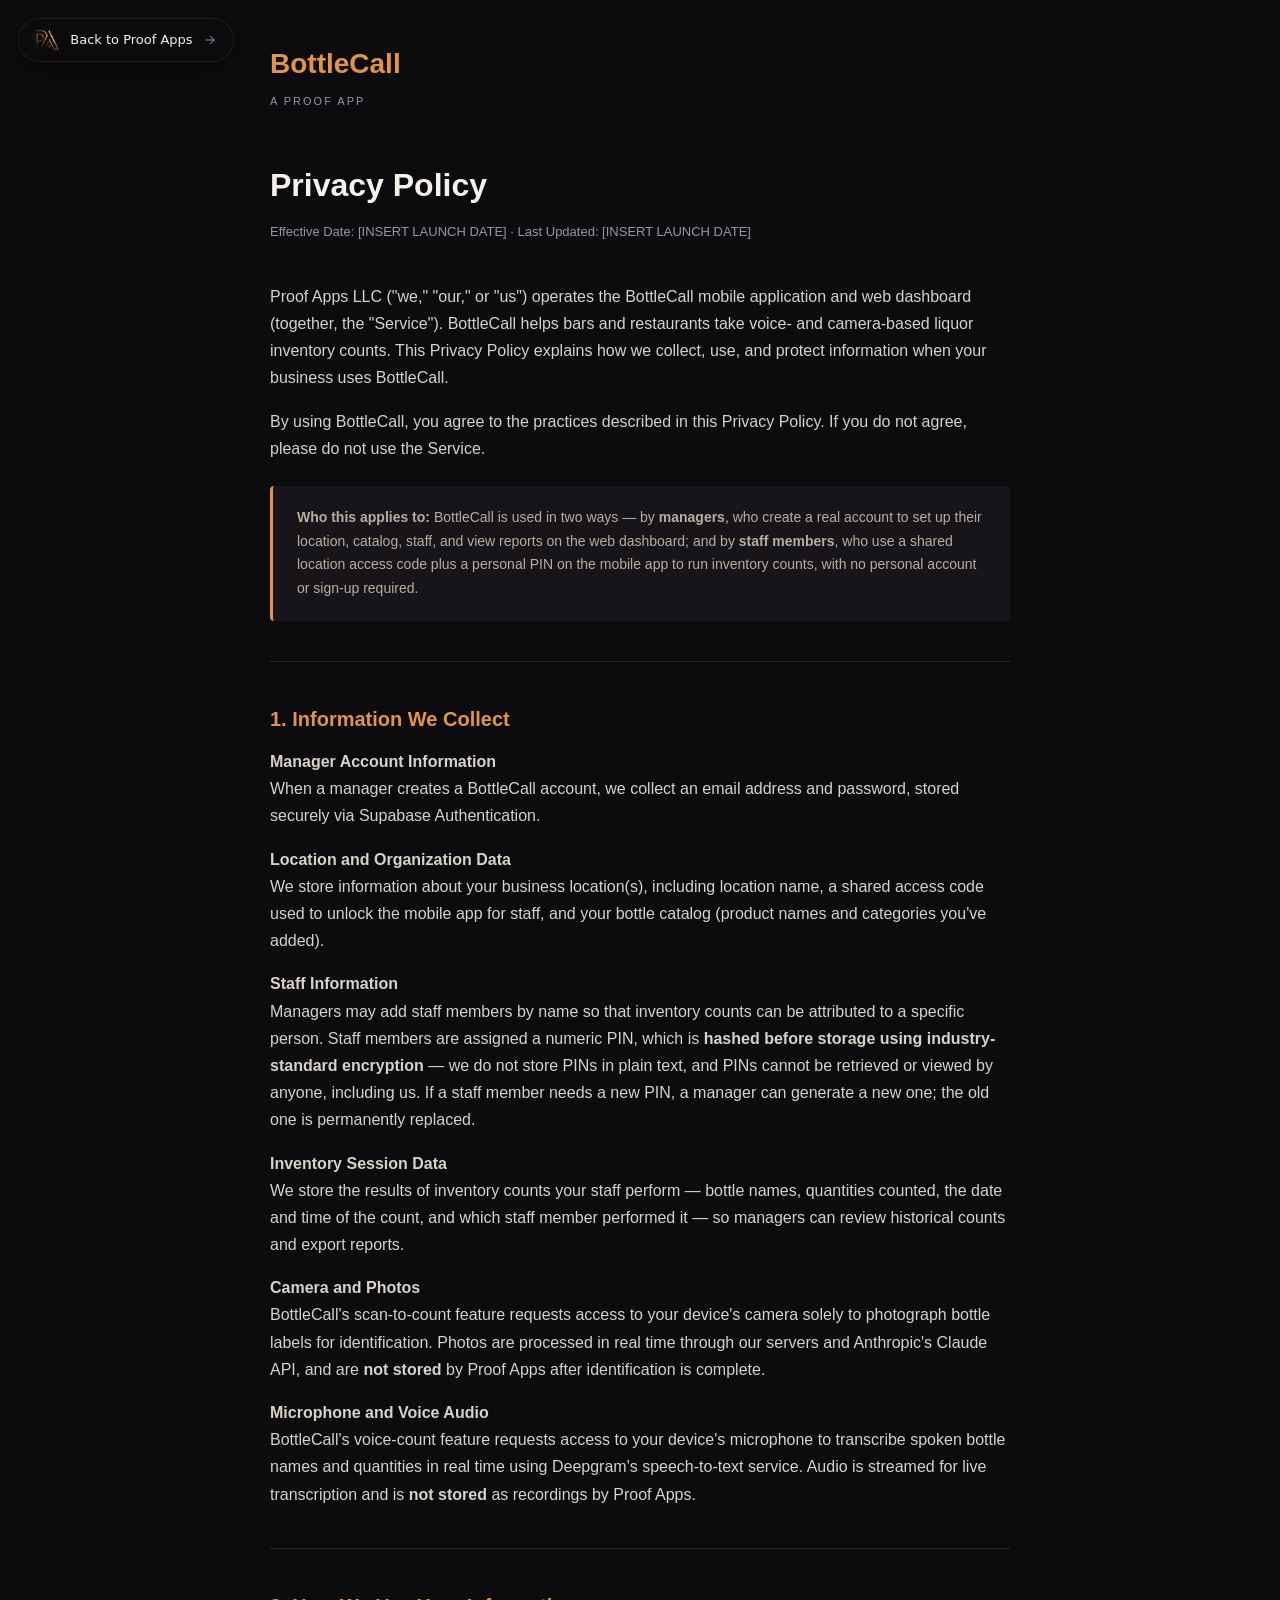
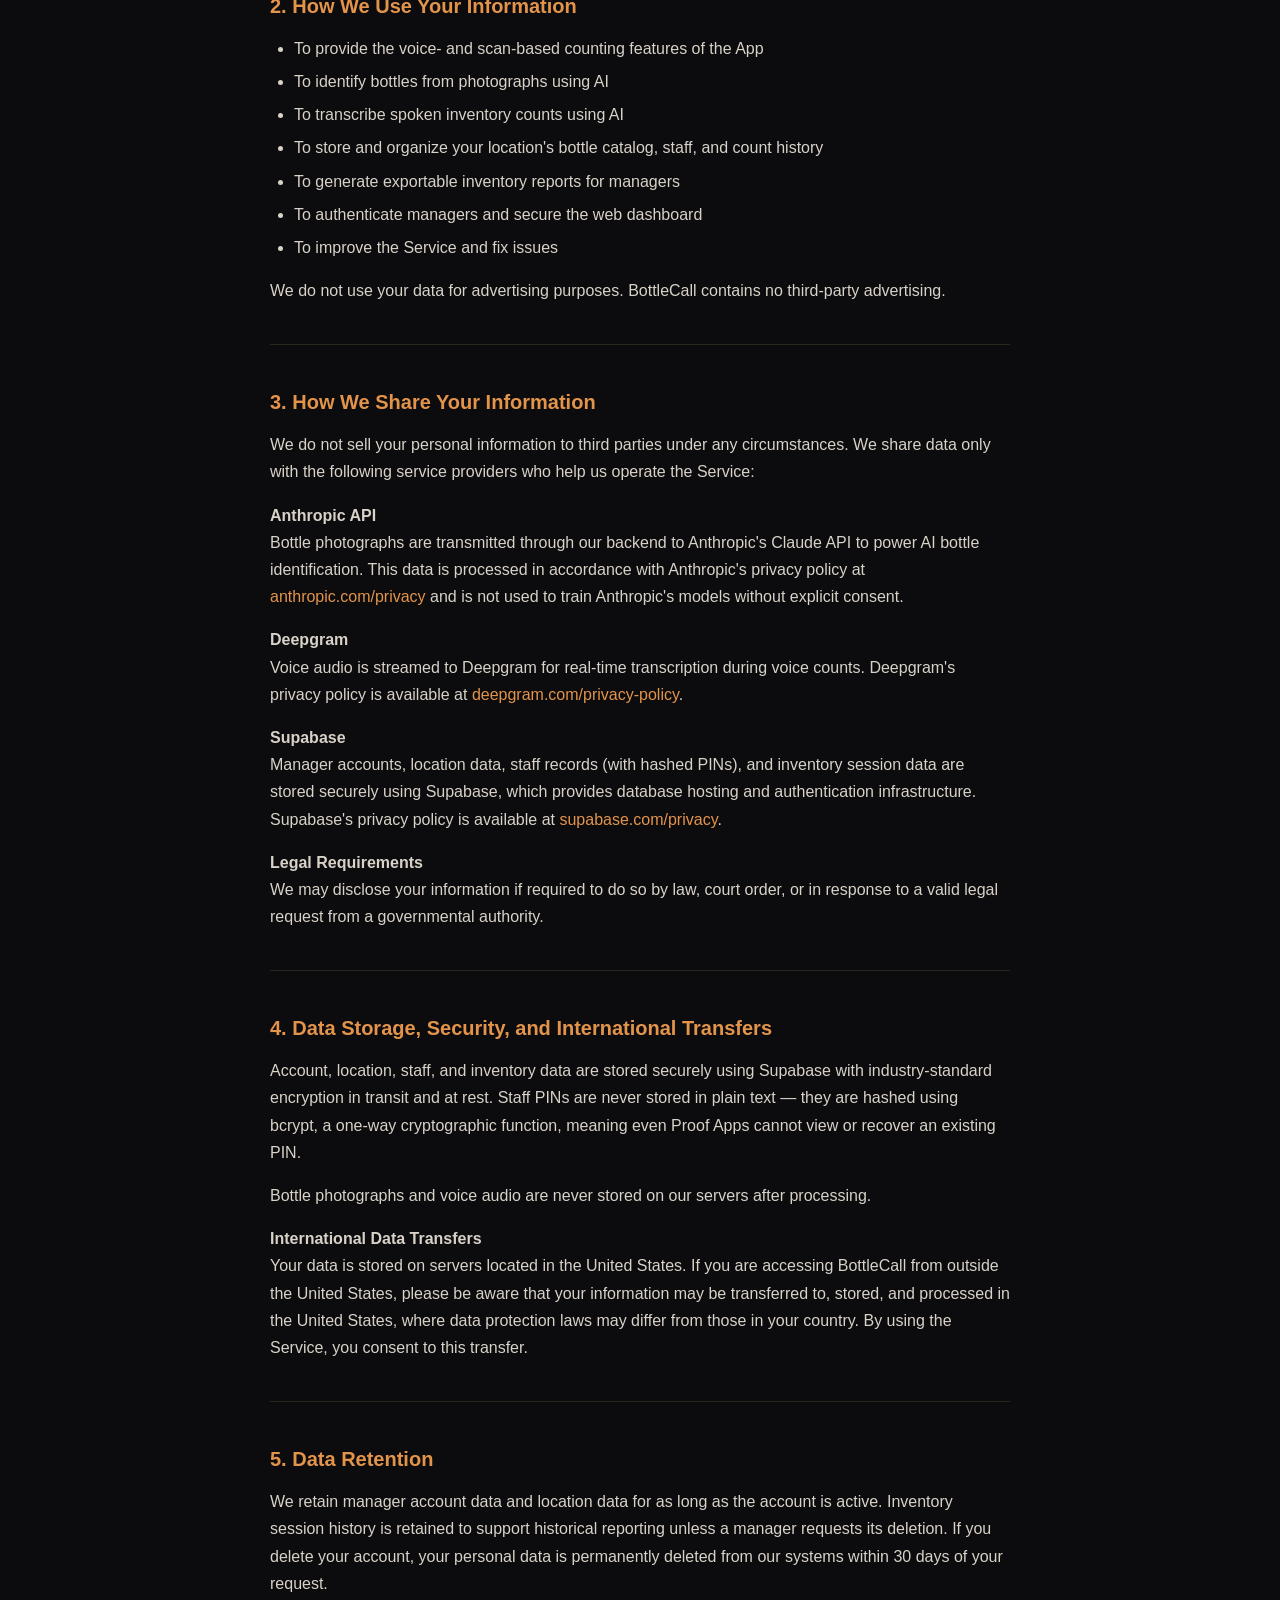
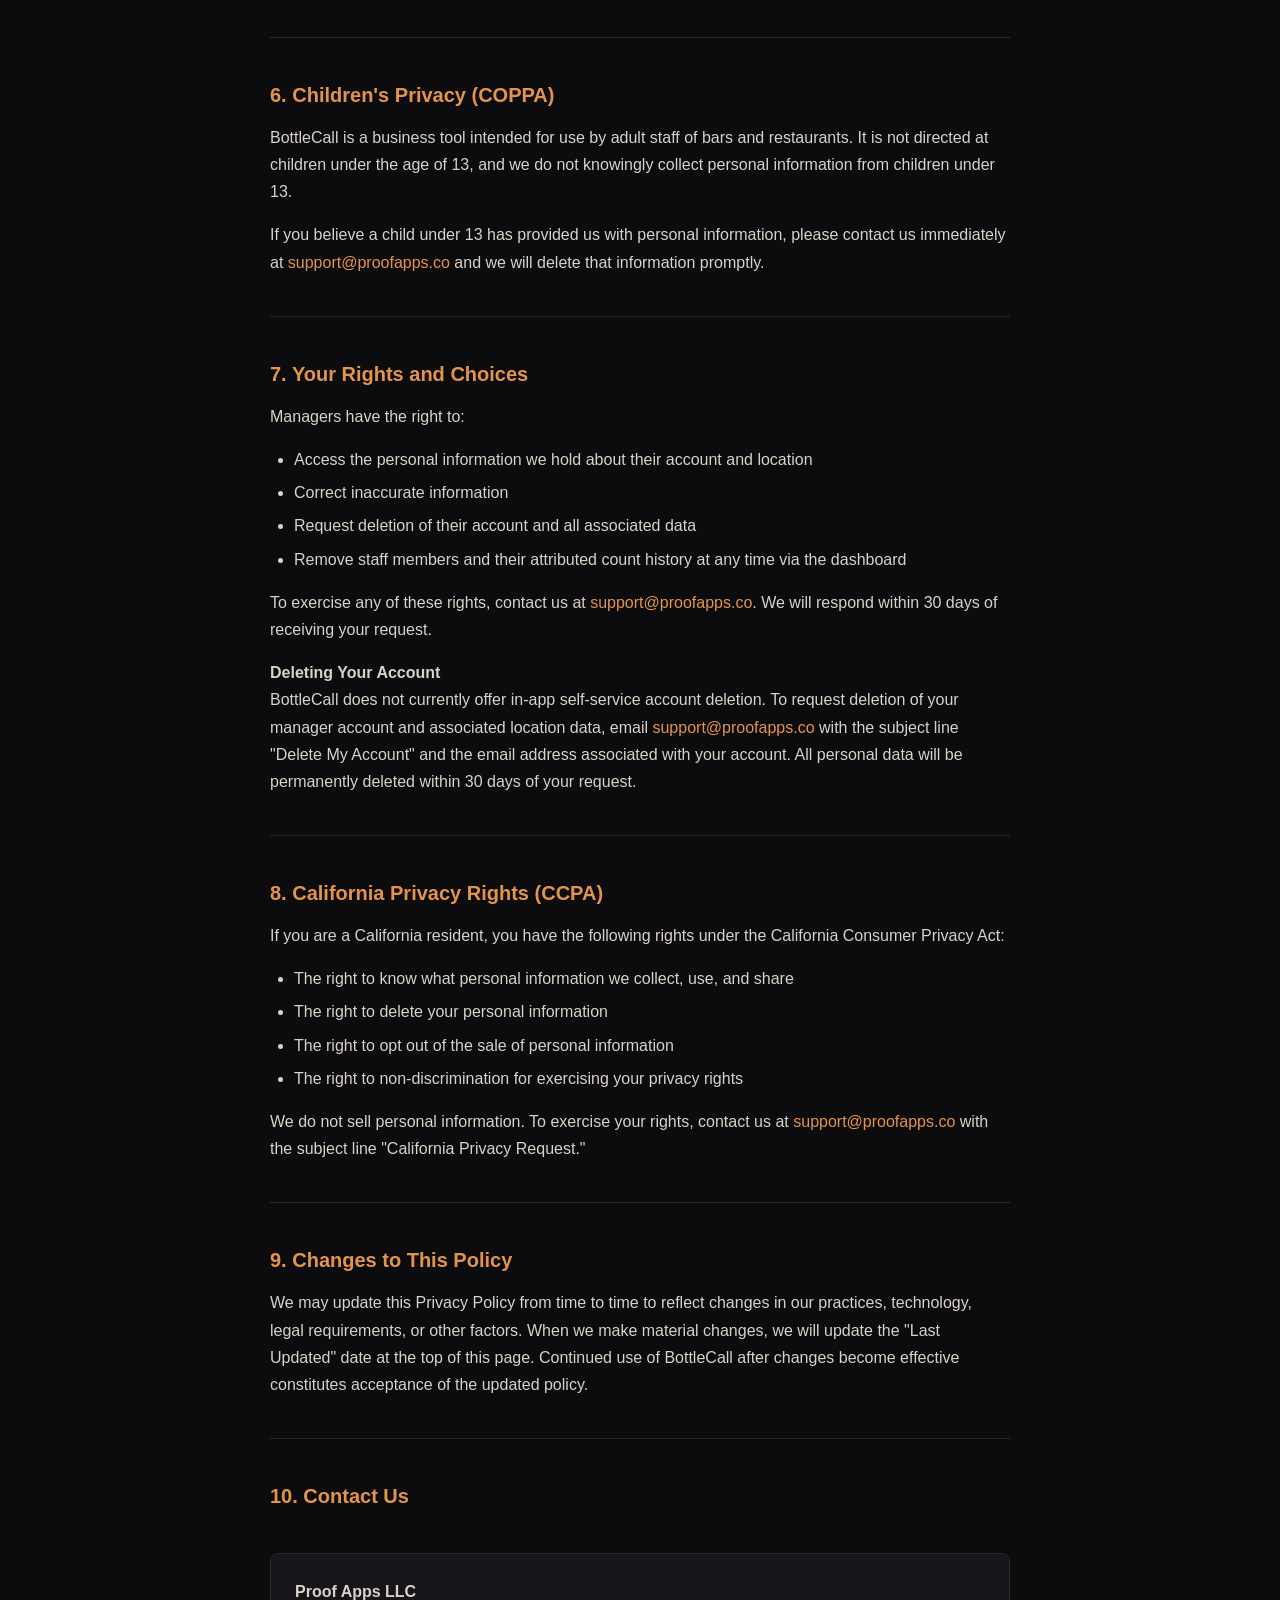
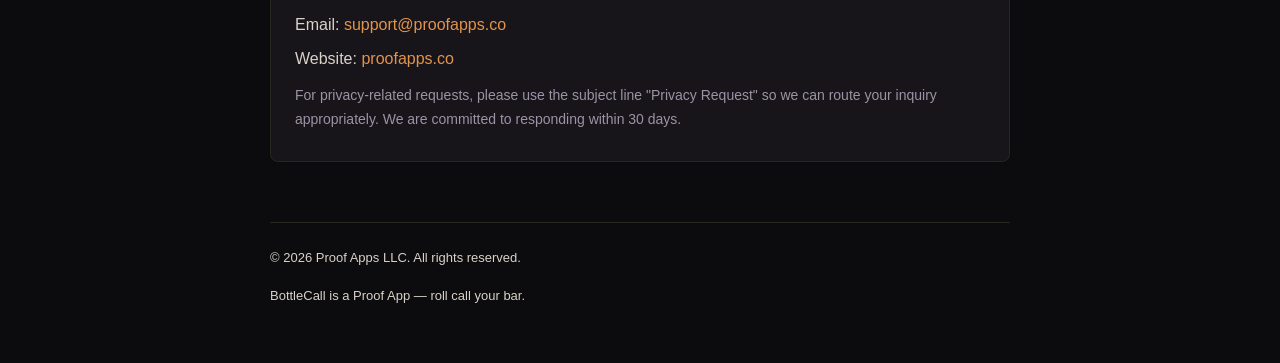
<file: bottlecall/privacy.html>
<!DOCTYPE html>
<html lang="en">
<head>
  <meta charset="UTF-8">
  <meta name="viewport" content="width=device-width, initial-scale=1.0">
  <title>Privacy Policy — BottleCall</title>
  <style>
    * { box-sizing: border-box; margin: 0; padding: 0; }
    body {
      font-family: -apple-system, BlinkMacSystemFont, 'Helvetica Neue', Arial, sans-serif;
      font-size: 16px;
      line-height: 1.7;
      color: #F5F1EA;
      background: #0C0B0D;
      padding: 40px 20px;
    }
    .container { max-width: 740px; margin: 0 auto; }
    .brand { font-size: 28px; font-weight: 700; color: #E3944B; margin-bottom: 4px; }
    .brand-sub { font-size: 11px; letter-spacing: 2px; text-transform: uppercase; color: #9C93A6; margin-bottom: 48px; }
    h1 { font-size: 32px; font-weight: 700; color: #F5F1EA; margin-bottom: 8px; }
    .effective-date { font-size: 13px; color: #9C93A6; margin-bottom: 40px; }
    h2 { font-size: 20px; font-weight: 600; color: #E3944B; margin-top: 40px; margin-bottom: 12px; }
    p { margin-bottom: 16px; color: #d8d2c8; }
    ul { margin: 0 0 16px 24px; color: #d8d2c8; }
    ul li { margin-bottom: 6px; }
    .divider { border: none; border-top: 1px solid #2a2620; margin: 40px 0; }
    a { color: #E3944B; text-decoration: none; }
    a:hover { text-decoration: underline; }
    .contact-box { background: #17141A; border: 1px solid #2a2620; border-radius: 8px; padding: 24px; margin-top: 40px; }
    .contact-box p { margin-bottom: 6px; }
    .note-box { background: #17141A; border-left: 3px solid #E3944B; border-radius: 4px; padding: 20px 24px; margin: 24px 0; }
    .note-box p { margin-bottom: 0; font-size: 14px; color: #b8afa0; }
    .footer { margin-top: 60px; padding-top: 24px; border-top: 1px solid #2a2620; font-size: 13px; color: #9C93A6; }
  </style>
</head>
<body>
  <link rel="stylesheet" href="/assets/home-button.css">
    <script src="/assets/home-button.js" defer></script>
  <div class="container">

    <div class="brand">BottleCall</div>
    <div class="brand-sub">A Proof App</div>

    <h1>Privacy Policy</h1>
    <p class="effective-date">Effective Date: [INSERT LAUNCH DATE] · Last Updated: [INSERT LAUNCH DATE]</p>

    <p>Proof Apps LLC ("we," "our," or "us") operates the BottleCall mobile application and web dashboard (together, the "Service"). BottleCall helps bars and restaurants take voice- and camera-based liquor inventory counts. This Privacy Policy explains how we collect, use, and protect information when your business uses BottleCall.</p>

    <p>By using BottleCall, you agree to the practices described in this Privacy Policy. If you do not agree, please do not use the Service.</p>

    <div class="note-box">
      <p><strong>Who this applies to:</strong> BottleCall is used in two ways — by <strong>managers</strong>, who create a real account to set up their location, catalog, staff, and view reports on the web dashboard; and by <strong>staff members</strong>, who use a shared location access code plus a personal PIN on the mobile app to run inventory counts, with no personal account or sign-up required.</p>
    </div>

    <hr class="divider">

    <h2>1. Information We Collect</h2>

    <p><strong>Manager Account Information</strong><br>
    When a manager creates a BottleCall account, we collect an email address and password, stored securely via Supabase Authentication.</p>

    <p><strong>Location and Organization Data</strong><br>
    We store information about your business location(s), including location name, a shared access code used to unlock the mobile app for staff, and your bottle catalog (product names and categories you've added).</p>

    <p><strong>Staff Information</strong><br>
    Managers may add staff members by name so that inventory counts can be attributed to a specific person. Staff members are assigned a numeric PIN, which is <strong>hashed before storage using industry-standard encryption</strong> — we do not store PINs in plain text, and PINs cannot be retrieved or viewed by anyone, including us. If a staff member needs a new PIN, a manager can generate a new one; the old one is permanently replaced.</p>

    <p><strong>Inventory Session Data</strong><br>
    We store the results of inventory counts your staff perform — bottle names, quantities counted, the date and time of the count, and which staff member performed it — so managers can review historical counts and export reports.</p>

    <p><strong>Camera and Photos</strong><br>
    BottleCall's scan-to-count feature requests access to your device's camera solely to photograph bottle labels for identification. Photos are processed in real time through our servers and Anthropic's Claude API, and are <strong>not stored</strong> by Proof Apps after identification is complete.</p>

    <p><strong>Microphone and Voice Audio</strong><br>
    BottleCall's voice-count feature requests access to your device's microphone to transcribe spoken bottle names and quantities in real time using Deepgram's speech-to-text service. Audio is streamed for live transcription and is <strong>not stored</strong> as recordings by Proof Apps.</p>

    <hr class="divider">

    <h2>2. How We Use Your Information</h2>

    <ul>
      <li>To provide the voice- and scan-based counting features of the App</li>
      <li>To identify bottles from photographs using AI</li>
      <li>To transcribe spoken inventory counts using AI</li>
      <li>To store and organize your location's bottle catalog, staff, and count history</li>
      <li>To generate exportable inventory reports for managers</li>
      <li>To authenticate managers and secure the web dashboard</li>
      <li>To improve the Service and fix issues</li>
    </ul>

    <p>We do not use your data for advertising purposes. BottleCall contains no third-party advertising.</p>

    <hr class="divider">

    <h2>3. How We Share Your Information</h2>

    <p>We do not sell your personal information to third parties under any circumstances. We share data only with the following service providers who help us operate the Service:</p>

    <p><strong>Anthropic API</strong><br>
    Bottle photographs are transmitted through our backend to Anthropic's Claude API to power AI bottle identification. This data is processed in accordance with Anthropic's privacy policy at <a href="https://www.anthropic.com/privacy" target="_blank">anthropic.com/privacy</a> and is not used to train Anthropic's models without explicit consent.</p>

    <p><strong>Deepgram</strong><br>
    Voice audio is streamed to Deepgram for real-time transcription during voice counts. Deepgram's privacy policy is available at <a href="https://deepgram.com/privacy-policy" target="_blank">deepgram.com/privacy-policy</a>.</p>

    <p><strong>Supabase</strong><br>
    Manager accounts, location data, staff records (with hashed PINs), and inventory session data are stored securely using Supabase, which provides database hosting and authentication infrastructure. Supabase's privacy policy is available at <a href="https://supabase.com/privacy" target="_blank">supabase.com/privacy</a>.</p>

    <p><strong>Legal Requirements</strong><br>
    We may disclose your information if required to do so by law, court order, or in response to a valid legal request from a governmental authority.</p>

    <hr class="divider">

    <h2>4. Data Storage, Security, and International Transfers</h2>

    <p>Account, location, staff, and inventory data are stored securely using Supabase with industry-standard encryption in transit and at rest. Staff PINs are never stored in plain text — they are hashed using bcrypt, a one-way cryptographic function, meaning even Proof Apps cannot view or recover an existing PIN.</p>

    <p>Bottle photographs and voice audio are never stored on our servers after processing.</p>

    <p><strong>International Data Transfers</strong><br>
    Your data is stored on servers located in the United States. If you are accessing BottleCall from outside the United States, please be aware that your information may be transferred to, stored, and processed in the United States, where data protection laws may differ from those in your country. By using the Service, you consent to this transfer.</p>

    <hr class="divider">

    <h2>5. Data Retention</h2>

    <p>We retain manager account data and location data for as long as the account is active. Inventory session history is retained to support historical reporting unless a manager requests its deletion. If you delete your account, your personal data is permanently deleted from our systems within 30 days of your request.</p>

    <hr class="divider">

    <h2>6. Children's Privacy (COPPA)</h2>

    <p>BottleCall is a business tool intended for use by adult staff of bars and restaurants. It is not directed at children under the age of 13, and we do not knowingly collect personal information from children under 13.</p>

    <p>If you believe a child under 13 has provided us with personal information, please contact us immediately at <a href="mailto:support@proofapps.co">support@proofapps.co</a> and we will delete that information promptly.</p>

    <hr class="divider">

    <h2>7. Your Rights and Choices</h2>

    <p>Managers have the right to:</p>
    <ul>
      <li>Access the personal information we hold about their account and location</li>
      <li>Correct inaccurate information</li>
      <li>Request deletion of their account and all associated data</li>
      <li>Remove staff members and their attributed count history at any time via the dashboard</li>
    </ul>

    <p>To exercise any of these rights, contact us at <a href="mailto:support@proofapps.co">support@proofapps.co</a>. We will respond within 30 days of receiving your request.</p>

    <p><strong>Deleting Your Account</strong><br>
    BottleCall does not currently offer in-app self-service account deletion. To request deletion of your manager account and associated location data, email <a href="mailto:support@proofapps.co">support@proofapps.co</a> with the subject line "Delete My Account" and the email address associated with your account. All personal data will be permanently deleted within 30 days of your request.</p>

    <hr class="divider">

    <h2>8. California Privacy Rights (CCPA)</h2>

    <p>If you are a California resident, you have the following rights under the California Consumer Privacy Act:</p>
    <ul>
      <li>The right to know what personal information we collect, use, and share</li>
      <li>The right to delete your personal information</li>
      <li>The right to opt out of the sale of personal information</li>
      <li>The right to non-discrimination for exercising your privacy rights</li>
    </ul>

    <p>We do not sell personal information. To exercise your rights, contact us at <a href="mailto:support@proofapps.co">support@proofapps.co</a> with the subject line "California Privacy Request."</p>

    <hr class="divider">

    <h2>9. Changes to This Policy</h2>

    <p>We may update this Privacy Policy from time to time to reflect changes in our practices, technology, legal requirements, or other factors. When we make material changes, we will update the "Last Updated" date at the top of this page. Continued use of BottleCall after changes become effective constitutes acceptance of the updated policy.</p>

    <hr class="divider">

    <h2>10. Contact Us</h2>

    <div class="contact-box">
      <p><strong>Proof Apps LLC</strong></p>
      <p>Email: <a href="mailto:support@proofapps.co">support@proofapps.co</a></p>
      <p>Website: <a href="https://proofapps.co" target="_blank">proofapps.co</a></p>
      <p style="margin-top: 12px; font-size: 14px; color: #9C93A6;">
        For privacy-related requests, please use the subject line "Privacy Request" so we can route your inquiry appropriately. We are committed to responding within 30 days.
      </p>
    </div>

    <div class="footer">
      <p>© 2026 Proof Apps LLC. All rights reserved.</p>
      <p style="margin-top: 4px;">BottleCall is a Proof App — roll call your bar.</p>
    </div>

  </div>
</body>
</html>
</file>
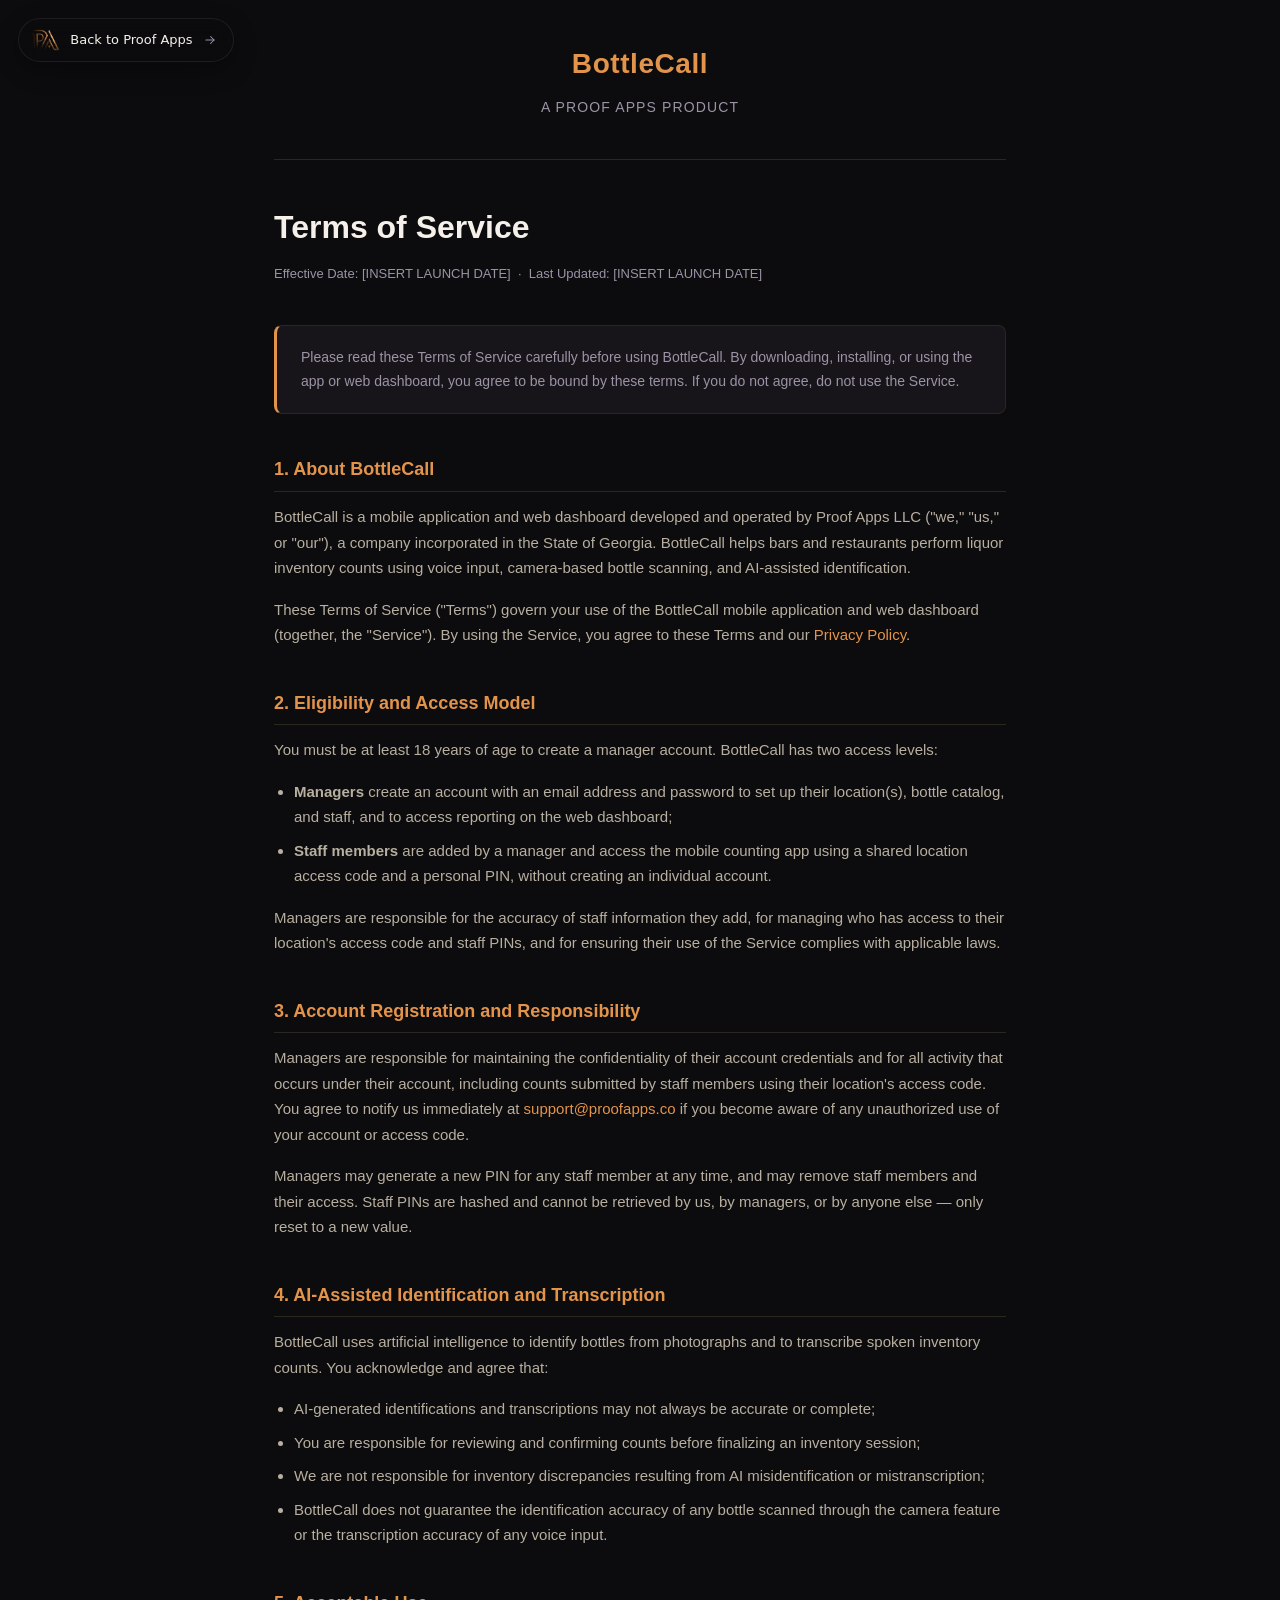
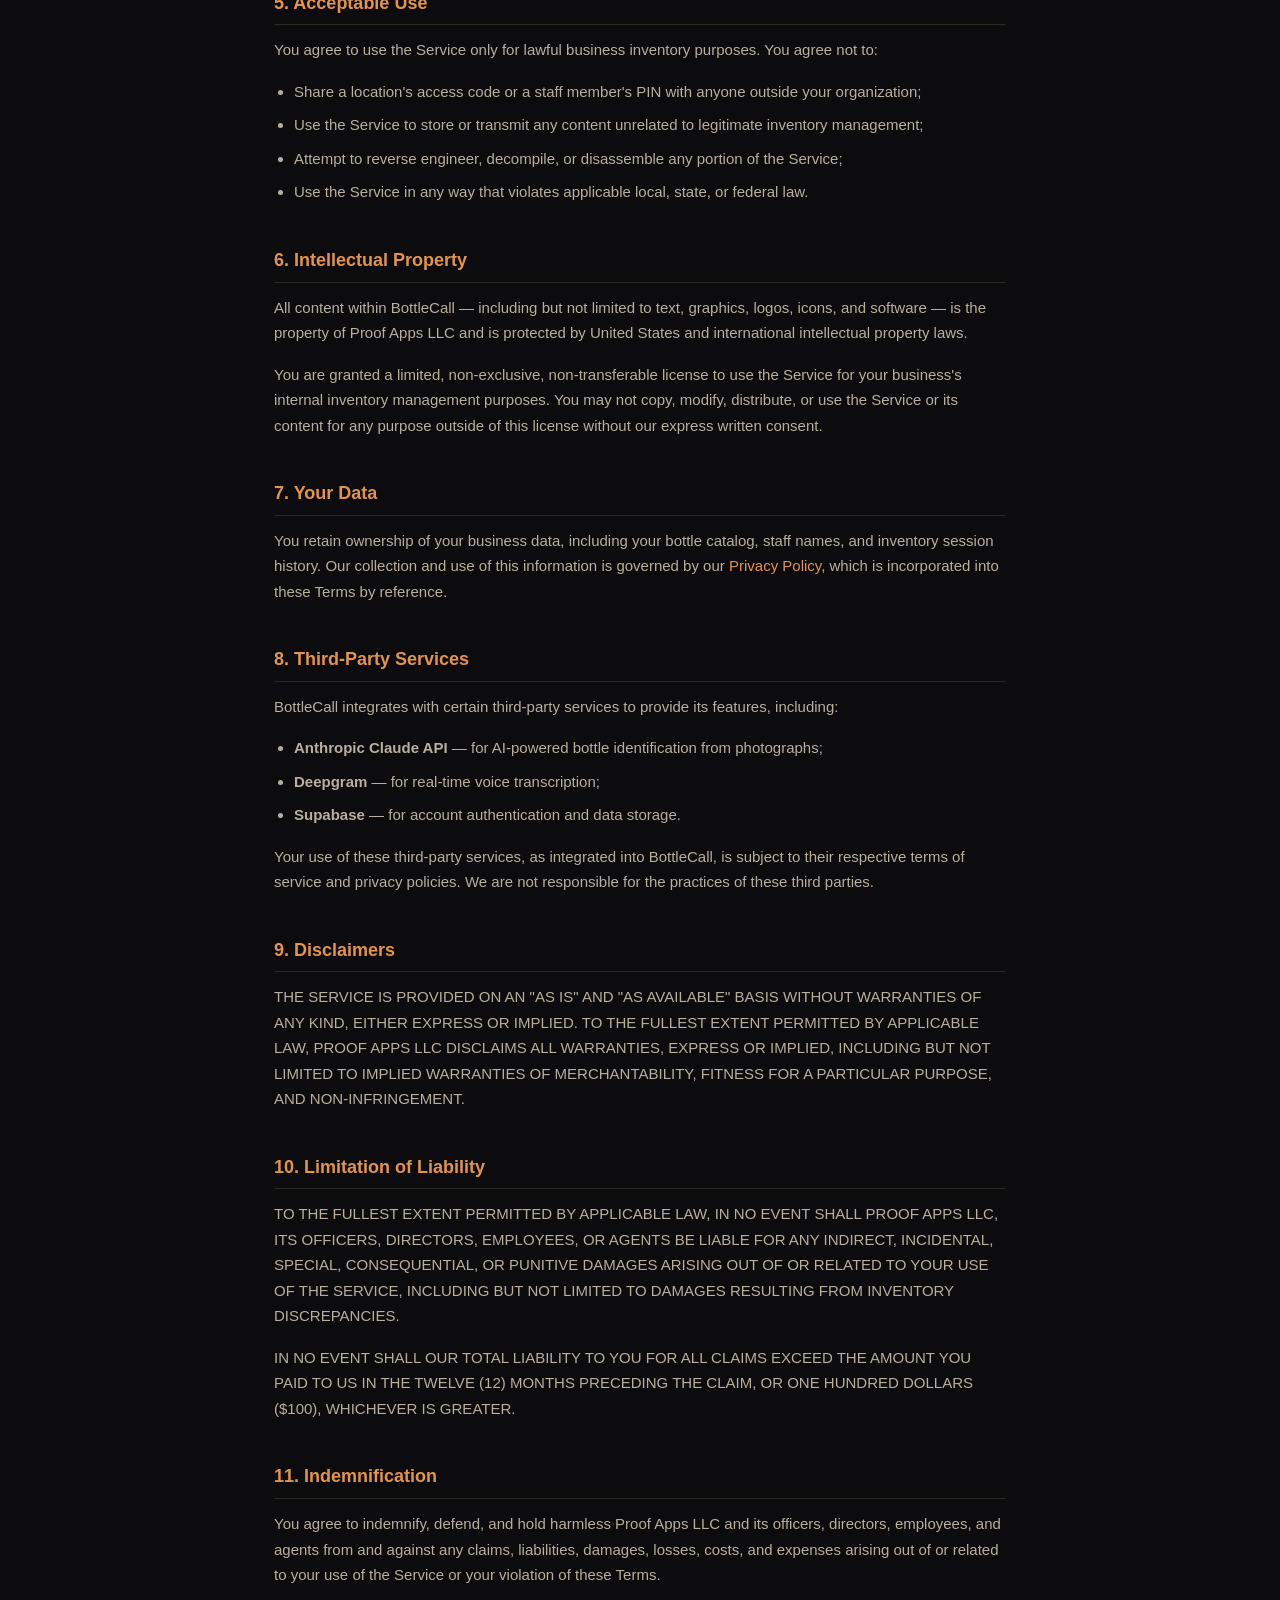
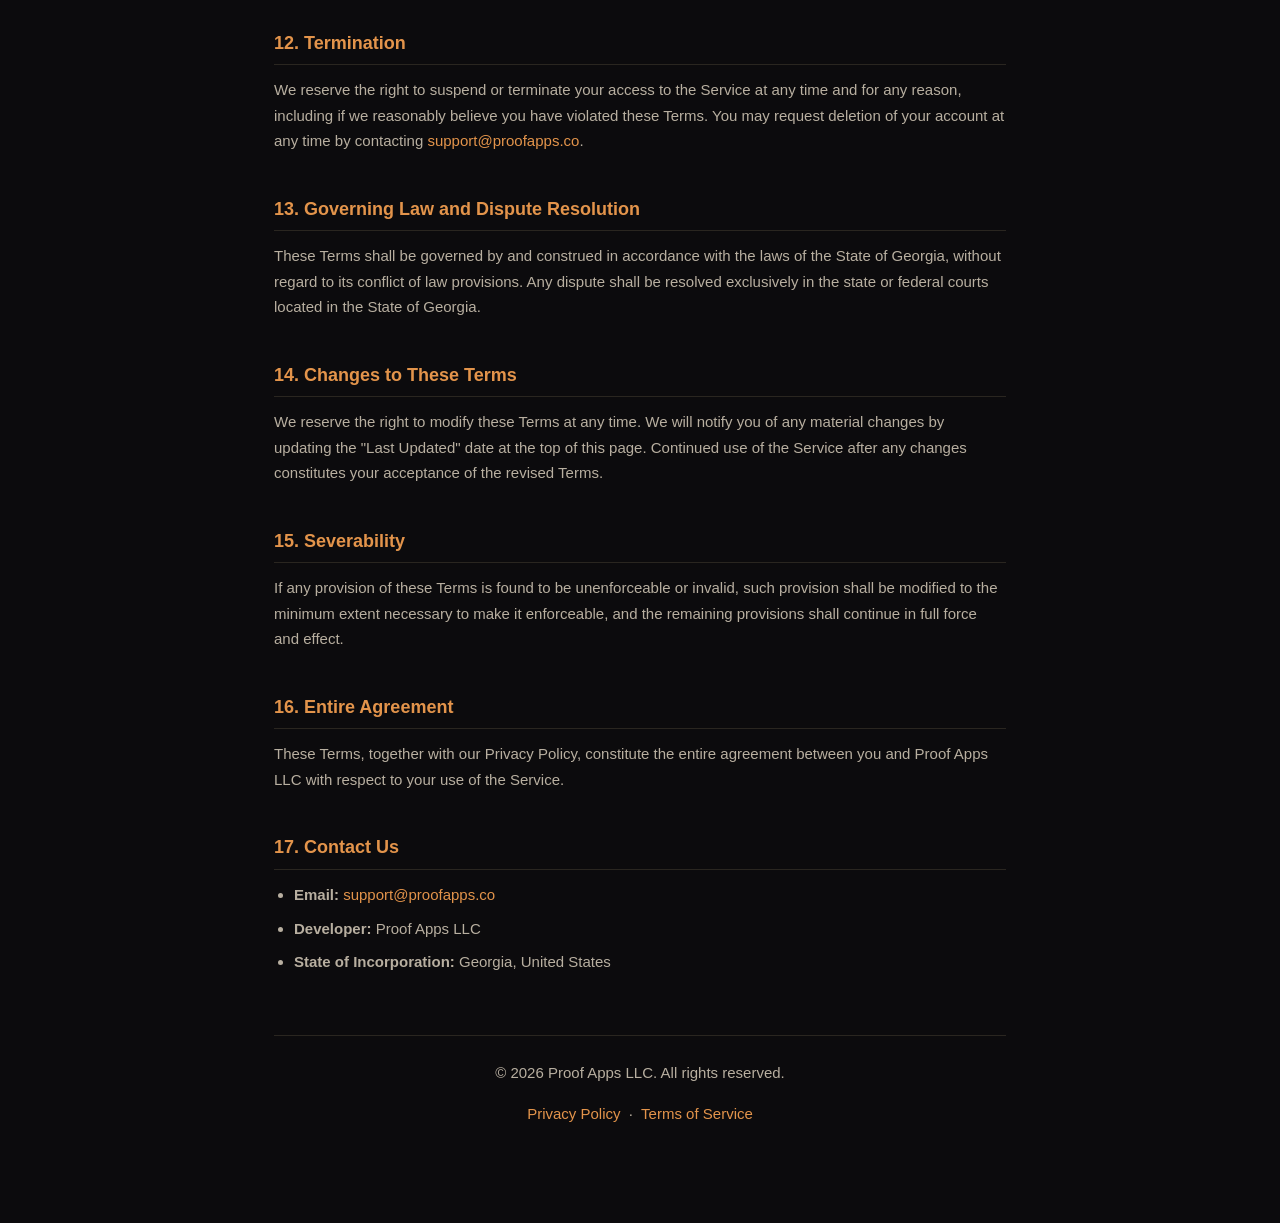
<file: bottlecall/terms.html>
<!DOCTYPE html>
<html lang="en">
<head>
  <meta charset="UTF-8" />
  <meta name="viewport" content="width=device-width, initial-scale=1.0" />
  <title>Terms of Service — BottleCall</title>
  <style>
    * { box-sizing: border-box; margin: 0; padding: 0; }
    body {
      font-family: -apple-system, BlinkMacSystemFont, 'Segoe UI', Roboto, sans-serif;
      background: #0C0B0D;
      color: #d8d2c8;
      line-height: 1.7;
      padding: 40px 24px 80px;
      max-width: 780px;
      margin: 0 auto;
    }
    header {
      text-align: center;
      padding-bottom: 40px;
      border-bottom: 1px solid #2a2620;
      margin-bottom: 40px;
    }
    .logo { font-size: 28px; font-weight: 700; color: #E3944B; letter-spacing: 0.02em; margin-bottom: 8px; }
    .tagline { font-size: 14px; color: #9C93A6; letter-spacing: 0.08em; text-transform: uppercase; }
    h1 { font-size: 32px; font-weight: 700; color: #F5F1EA; margin-bottom: 8px; }
    .effective-date { font-size: 13px; color: #9C93A6; margin-bottom: 40px; }
    h2 { font-size: 18px; font-weight: 600; color: #E3944B; margin-top: 40px; margin-bottom: 12px; padding-bottom: 6px; border-bottom: 1px solid #2a2620; }
    p { font-size: 15px; color: #b8afa0; margin-bottom: 16px; }
    ul { margin: 0 0 16px 20px; }
    ul li { font-size: 15px; color: #b8afa0; margin-bottom: 8px; }
    a { color: #E3944B; text-decoration: none; }
    a:hover { text-decoration: underline; }
    .highlight-box { background: #17141A; border: 1px solid #2a2620; border-left: 3px solid #E3944B; border-radius: 8px; padding: 20px 24px; margin: 24px 0; }
    .highlight-box p { margin-bottom: 0; font-size: 14px; color: #9C93A6; }
    footer { margin-top: 60px; padding-top: 24px; border-top: 1px solid #2a2620; text-align: center; font-size: 13px; color: #9C93A6; }
  </style>
</head>
<body>
  <link rel="stylesheet" href="/assets/home-button.css">
  <script src="/assets/home-button.js" defer></script>

  <header>
    <div class="logo">BottleCall</div>
    <div class="tagline">A Proof Apps Product</div>
  </header>

  <h1>Terms of Service</h1>
  <p class="effective-date">Effective Date: [INSERT LAUNCH DATE] &nbsp;·&nbsp; Last Updated: [INSERT LAUNCH DATE]</p>

  <div class="highlight-box">
    <p>Please read these Terms of Service carefully before using BottleCall. By downloading, installing, or using the app or web dashboard, you agree to be bound by these terms. If you do not agree, do not use the Service.</p>
  </div>

  <h2>1. About BottleCall</h2>
  <p>BottleCall is a mobile application and web dashboard developed and operated by Proof Apps LLC ("we," "us," or "our"), a company incorporated in the State of Georgia. BottleCall helps bars and restaurants perform liquor inventory counts using voice input, camera-based bottle scanning, and AI-assisted identification.</p>
  <p>These Terms of Service ("Terms") govern your use of the BottleCall mobile application and web dashboard (together, the "Service"). By using the Service, you agree to these Terms and our <a href="https://proofapps.co/bottlecall/privacy.html">Privacy Policy</a>.</p>

  <h2>2. Eligibility and Access Model</h2>
  <p>You must be at least 18 years of age to create a manager account. BottleCall has two access levels:</p>
  <ul>
    <li><strong>Managers</strong> create an account with an email address and password to set up their location(s), bottle catalog, and staff, and to access reporting on the web dashboard;</li>
    <li><strong>Staff members</strong> are added by a manager and access the mobile counting app using a shared location access code and a personal PIN, without creating an individual account.</li>
  </ul>
  <p>Managers are responsible for the accuracy of staff information they add, for managing who has access to their location's access code and staff PINs, and for ensuring their use of the Service complies with applicable laws.</p>

  <h2>3. Account Registration and Responsibility</h2>
  <p>Managers are responsible for maintaining the confidentiality of their account credentials and for all activity that occurs under their account, including counts submitted by staff members using their location's access code. You agree to notify us immediately at <a href="mailto:support@proofapps.co">support@proofapps.co</a> if you become aware of any unauthorized use of your account or access code.</p>
  <p>Managers may generate a new PIN for any staff member at any time, and may remove staff members and their access. Staff PINs are hashed and cannot be retrieved by us, by managers, or by anyone else — only reset to a new value.</p>

  <h2>4. AI-Assisted Identification and Transcription</h2>
  <p>BottleCall uses artificial intelligence to identify bottles from photographs and to transcribe spoken inventory counts. You acknowledge and agree that:</p>
  <ul>
    <li>AI-generated identifications and transcriptions may not always be accurate or complete;</li>
    <li>You are responsible for reviewing and confirming counts before finalizing an inventory session;</li>
    <li>We are not responsible for inventory discrepancies resulting from AI misidentification or mistranscription;</li>
    <li>BottleCall does not guarantee the identification accuracy of any bottle scanned through the camera feature or the transcription accuracy of any voice input.</li>
  </ul>

  <h2>5. Acceptable Use</h2>
  <p>You agree to use the Service only for lawful business inventory purposes. You agree not to:</p>
  <ul>
    <li>Share a location's access code or a staff member's PIN with anyone outside your organization;</li>
    <li>Use the Service to store or transmit any content unrelated to legitimate inventory management;</li>
    <li>Attempt to reverse engineer, decompile, or disassemble any portion of the Service;</li>
    <li>Use the Service in any way that violates applicable local, state, or federal law.</li>
  </ul>

  <h2>6. Intellectual Property</h2>
  <p>All content within BottleCall — including but not limited to text, graphics, logos, icons, and software — is the property of Proof Apps LLC and is protected by United States and international intellectual property laws.</p>
  <p>You are granted a limited, non-exclusive, non-transferable license to use the Service for your business's internal inventory management purposes. You may not copy, modify, distribute, or use the Service or its content for any purpose outside of this license without our express written consent.</p>

  <h2>7. Your Data</h2>
  <p>You retain ownership of your business data, including your bottle catalog, staff names, and inventory session history. Our collection and use of this information is governed by our <a href="https://proofapps.co/bottlecall/privacy.html">Privacy Policy</a>, which is incorporated into these Terms by reference.</p>

  <h2>8. Third-Party Services</h2>
  <p>BottleCall integrates with certain third-party services to provide its features, including:</p>
  <ul>
    <li><strong>Anthropic Claude API</strong> — for AI-powered bottle identification from photographs;</li>
    <li><strong>Deepgram</strong> — for real-time voice transcription;</li>
    <li><strong>Supabase</strong> — for account authentication and data storage.</li>
  </ul>
  <p>Your use of these third-party services, as integrated into BottleCall, is subject to their respective terms of service and privacy policies. We are not responsible for the practices of these third parties.</p>

  <h2>9. Disclaimers</h2>
  <p>THE SERVICE IS PROVIDED ON AN "AS IS" AND "AS AVAILABLE" BASIS WITHOUT WARRANTIES OF ANY KIND, EITHER EXPRESS OR IMPLIED. TO THE FULLEST EXTENT PERMITTED BY APPLICABLE LAW, PROOF APPS LLC DISCLAIMS ALL WARRANTIES, EXPRESS OR IMPLIED, INCLUDING BUT NOT LIMITED TO IMPLIED WARRANTIES OF MERCHANTABILITY, FITNESS FOR A PARTICULAR PURPOSE, AND NON-INFRINGEMENT.</p>

  <h2>10. Limitation of Liability</h2>
  <p>TO THE FULLEST EXTENT PERMITTED BY APPLICABLE LAW, IN NO EVENT SHALL PROOF APPS LLC, ITS OFFICERS, DIRECTORS, EMPLOYEES, OR AGENTS BE LIABLE FOR ANY INDIRECT, INCIDENTAL, SPECIAL, CONSEQUENTIAL, OR PUNITIVE DAMAGES ARISING OUT OF OR RELATED TO YOUR USE OF THE SERVICE, INCLUDING BUT NOT LIMITED TO DAMAGES RESULTING FROM INVENTORY DISCREPANCIES.</p>
  <p>IN NO EVENT SHALL OUR TOTAL LIABILITY TO YOU FOR ALL CLAIMS EXCEED THE AMOUNT YOU PAID TO US IN THE TWELVE (12) MONTHS PRECEDING THE CLAIM, OR ONE HUNDRED DOLLARS ($100), WHICHEVER IS GREATER.</p>

  <h2>11. Indemnification</h2>
  <p>You agree to indemnify, defend, and hold harmless Proof Apps LLC and its officers, directors, employees, and agents from and against any claims, liabilities, damages, losses, costs, and expenses arising out of or related to your use of the Service or your violation of these Terms.</p>

  <h2>12. Termination</h2>
  <p>We reserve the right to suspend or terminate your access to the Service at any time and for any reason, including if we reasonably believe you have violated these Terms. You may request deletion of your account at any time by contacting <a href="mailto:support@proofapps.co">support@proofapps.co</a>.</p>

  <h2>13. Governing Law and Dispute Resolution</h2>
  <p>These Terms shall be governed by and construed in accordance with the laws of the State of Georgia, without regard to its conflict of law provisions. Any dispute shall be resolved exclusively in the state or federal courts located in the State of Georgia.</p>

  <h2>14. Changes to These Terms</h2>
  <p>We reserve the right to modify these Terms at any time. We will notify you of any material changes by updating the "Last Updated" date at the top of this page. Continued use of the Service after any changes constitutes your acceptance of the revised Terms.</p>

  <h2>15. Severability</h2>
  <p>If any provision of these Terms is found to be unenforceable or invalid, such provision shall be modified to the minimum extent necessary to make it enforceable, and the remaining provisions shall continue in full force and effect.</p>

  <h2>16. Entire Agreement</h2>
  <p>These Terms, together with our Privacy Policy, constitute the entire agreement between you and Proof Apps LLC with respect to your use of the Service.</p>

  <h2>17. Contact Us</h2>
  <ul>
    <li><strong>Email:</strong> <a href="mailto:support@proofapps.co">support@proofapps.co</a></li>
    <li><strong>Developer:</strong> Proof Apps LLC</li>
    <li><strong>State of Incorporation:</strong> Georgia, United States</li>
  </ul>

  <footer>
    <p>© 2026 Proof Apps LLC. All rights reserved.</p>
    <p style="margin-top: 8px;">
      <a href="https://proofapps.co/bottlecall/privacy.html">Privacy Policy</a>
      &nbsp;·&nbsp;
      <a href="https://proofapps.co/bottlecall/terms.html">Terms of Service</a>
    </p>
  </footer>

</body>
</html>
</file>
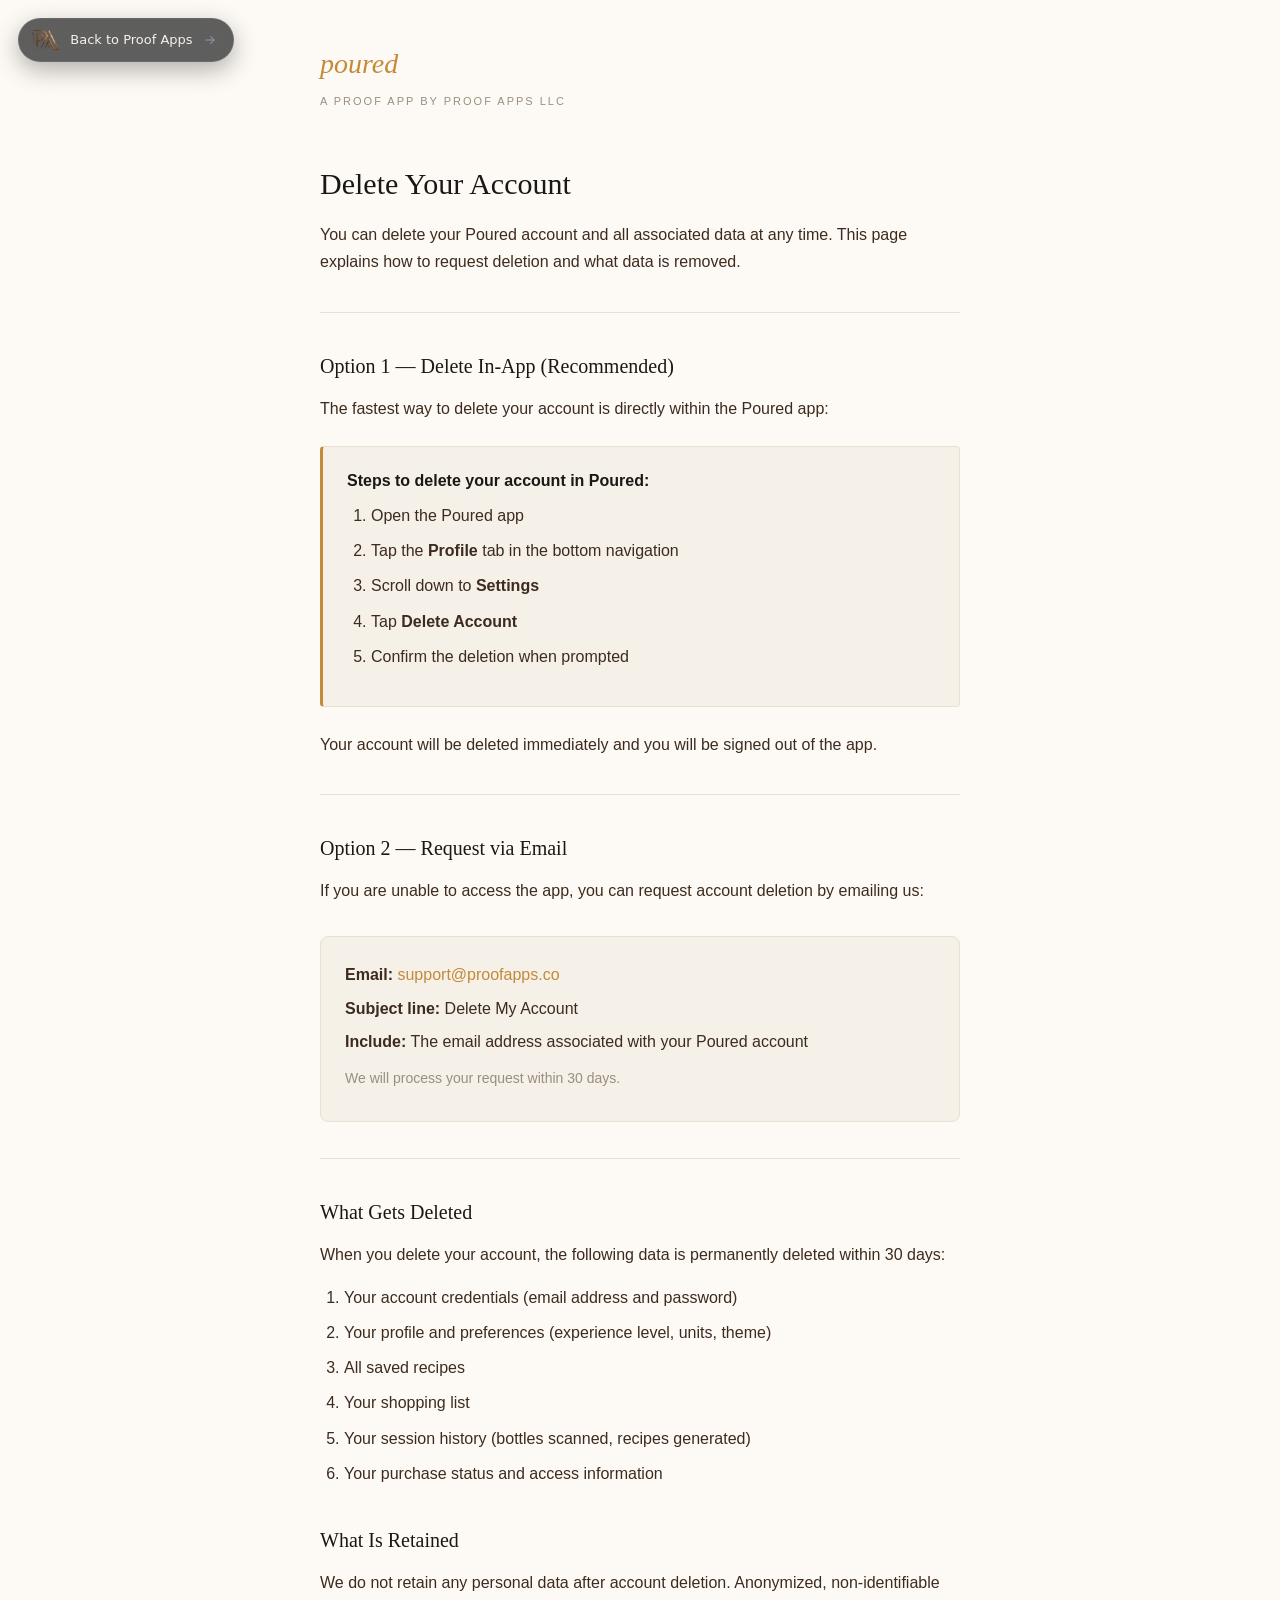
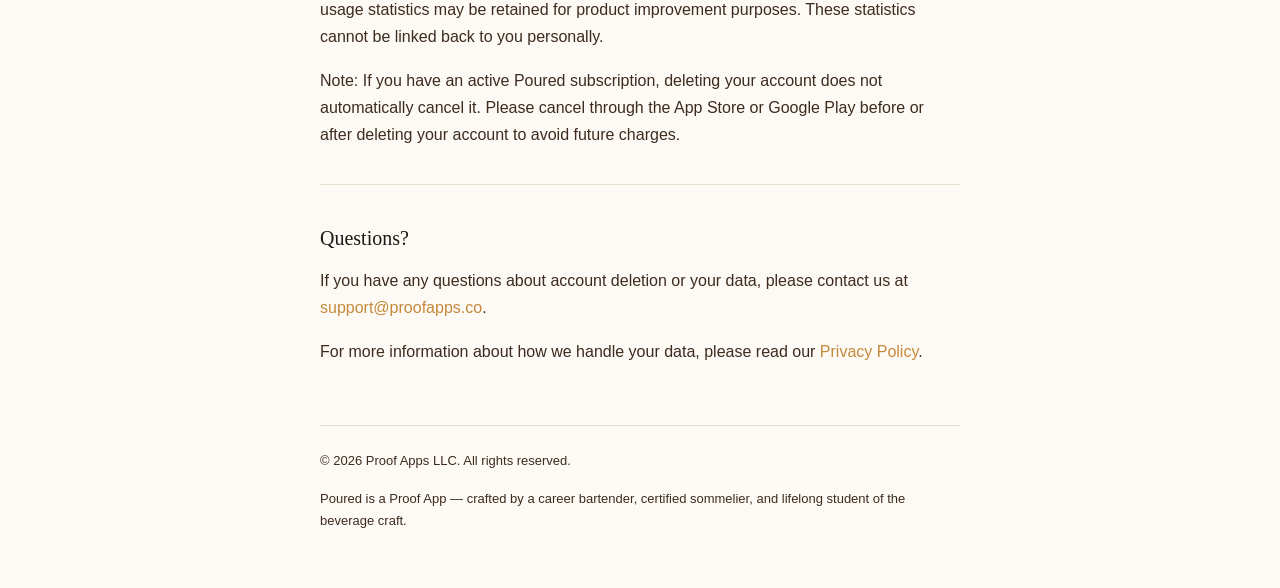
<file: poured/delete-account.html>
<!DOCTYPE html>
<html lang="en">
<head>
  <meta charset="UTF-8">
  <meta name="viewport" content="width=device-width, initial-scale=1.0">
  <title>Delete Your Account — Poured by Proof Apps</title>
  <style>
    * { box-sizing: border-box; margin: 0; padding: 0; }
    body {
      font-family: -apple-system, BlinkMacSystemFont, 'Helvetica Neue', Arial, sans-serif;
      font-size: 16px;
      line-height: 1.7;
      color: #1a1814;
      background: #fdfaf5;
      padding: 40px 20px;
    }
    .container { max-width: 640px; margin: 0 auto; }
    .brand { font-family: Georgia, serif; font-style: italic; font-size: 28px; color: #c4893a; margin-bottom: 4px; }
    .brand-sub { font-size: 11px; letter-spacing: 2px; text-transform: uppercase; color: #9a8e7e; margin-bottom: 48px; }
    h1 { font-family: Georgia, serif; font-size: 30px; font-weight: 400; color: #1a1814; margin-bottom: 12px; }
    h2 { font-family: Georgia, serif; font-size: 20px; font-weight: 400; color: #1a1814; margin-top: 36px; margin-bottom: 12px; }
    p { margin-bottom: 16px; color: #3d2b1f; }
    ol { margin: 0 0 16px 24px; color: #3d2b1f; }
    ol li { margin-bottom: 8px; }
    .step-box {
      background: #f5f0e8;
      border: 1px solid #e8e0d0;
      border-left: 3px solid #c4893a;
      border-radius: 4px;
      padding: 20px 24px;
      margin: 24px 0;
    }
    .step-box ol { margin-top: 8px; }
    .divider { border: none; border-top: 1px solid #e8e0d0; margin: 36px 0; }
    a { color: #c4893a; text-decoration: none; }
    a:hover { text-decoration: underline; }
    .contact-box {
      background: #f5f0e8;
      border: 1px solid #e8e0d0;
      border-radius: 8px;
      padding: 24px;
      margin-top: 32px;
    }
    .contact-box p { margin-bottom: 6px; }
    .footer { margin-top: 60px; padding-top: 24px; border-top: 1px solid #e8e0d0; font-size: 13px; color: #9a8e7e; }
  </style>
</head>
<body>
  <link rel="stylesheet" href="/assets/home-button.css">
  <script src="/assets/home-button.js" defer></script>
  <div class="container">

    <div class="brand">poured</div>
    <div class="brand-sub">A Proof App by Proof Apps LLC</div>

    <h1>Delete Your Account</h1>
    <p>You can delete your Poured account and all associated data at any time. This page explains how to request deletion and what data is removed.</p>

    <hr class="divider">

    <h2>Option 1 — Delete In-App (Recommended)</h2>
    <p>The fastest way to delete your account is directly within the Poured app:</p>

    <div class="step-box">
      <strong>Steps to delete your account in Poured:</strong>
      <ol>
        <li>Open the Poured app</li>
        <li>Tap the <strong>Profile</strong> tab in the bottom navigation</li>
        <li>Scroll down to <strong>Settings</strong></li>
        <li>Tap <strong>Delete Account</strong></li>
        <li>Confirm the deletion when prompted</li>
      </ol>
    </div>

    <p>Your account will be deleted immediately and you will be signed out of the app.</p>

    <hr class="divider">

    <h2>Option 2 — Request via Email</h2>
    <p>If you are unable to access the app, you can request account deletion by emailing us:</p>

    <div class="contact-box">
      <p><strong>Email:</strong> <a href="mailto:support@proofapps.co">support@proofapps.co</a></p>
      <p><strong>Subject line:</strong> Delete My Account</p>
      <p><strong>Include:</strong> The email address associated with your Poured account</p>
      <p style="margin-top: 12px; font-size: 14px; color: #9a8e7e;">We will process your request within 30 days.</p>
    </div>

    <hr class="divider">

    <h2>What Gets Deleted</h2>
    <p>When you delete your account, the following data is permanently deleted within 30 days:</p>
    <ol>
      <li>Your account credentials (email address and password)</li>
      <li>Your profile and preferences (experience level, units, theme)</li>
      <li>All saved recipes</li>
      <li>Your shopping list</li>
      <li>Your session history (bottles scanned, recipes generated)</li>
      <li>Your purchase status and access information</li>
    </ol>

    <h2>What Is Retained</h2>
    <p>We do not retain any personal data after account deletion. Anonymized, non-identifiable usage statistics may be retained for product improvement purposes. These statistics cannot be linked back to you personally.</p>

    <p>Note: If you have an active Poured subscription, deleting your account does not automatically cancel it. Please cancel through the App Store or Google Play before or after deleting your account to avoid future charges.</p>

    <hr class="divider">

    <h2>Questions?</h2>
    <p>If you have any questions about account deletion or your data, please contact us at <a href="mailto:support@proofapps.co">support@proofapps.co</a>.</p>
    <p>For more information about how we handle your data, please read our <a href="/poured/privacy.html">Privacy Policy</a>.</p>

    <div class="footer">
      <p>© 2026 Proof Apps LLC. All rights reserved.</p>
      <p style="margin-top: 4px;">Poured is a Proof App — crafted by a career bartender, certified sommelier, and lifelong student of the beverage craft.</p>
    </div>

  </div>
</body>
</html>
</file>
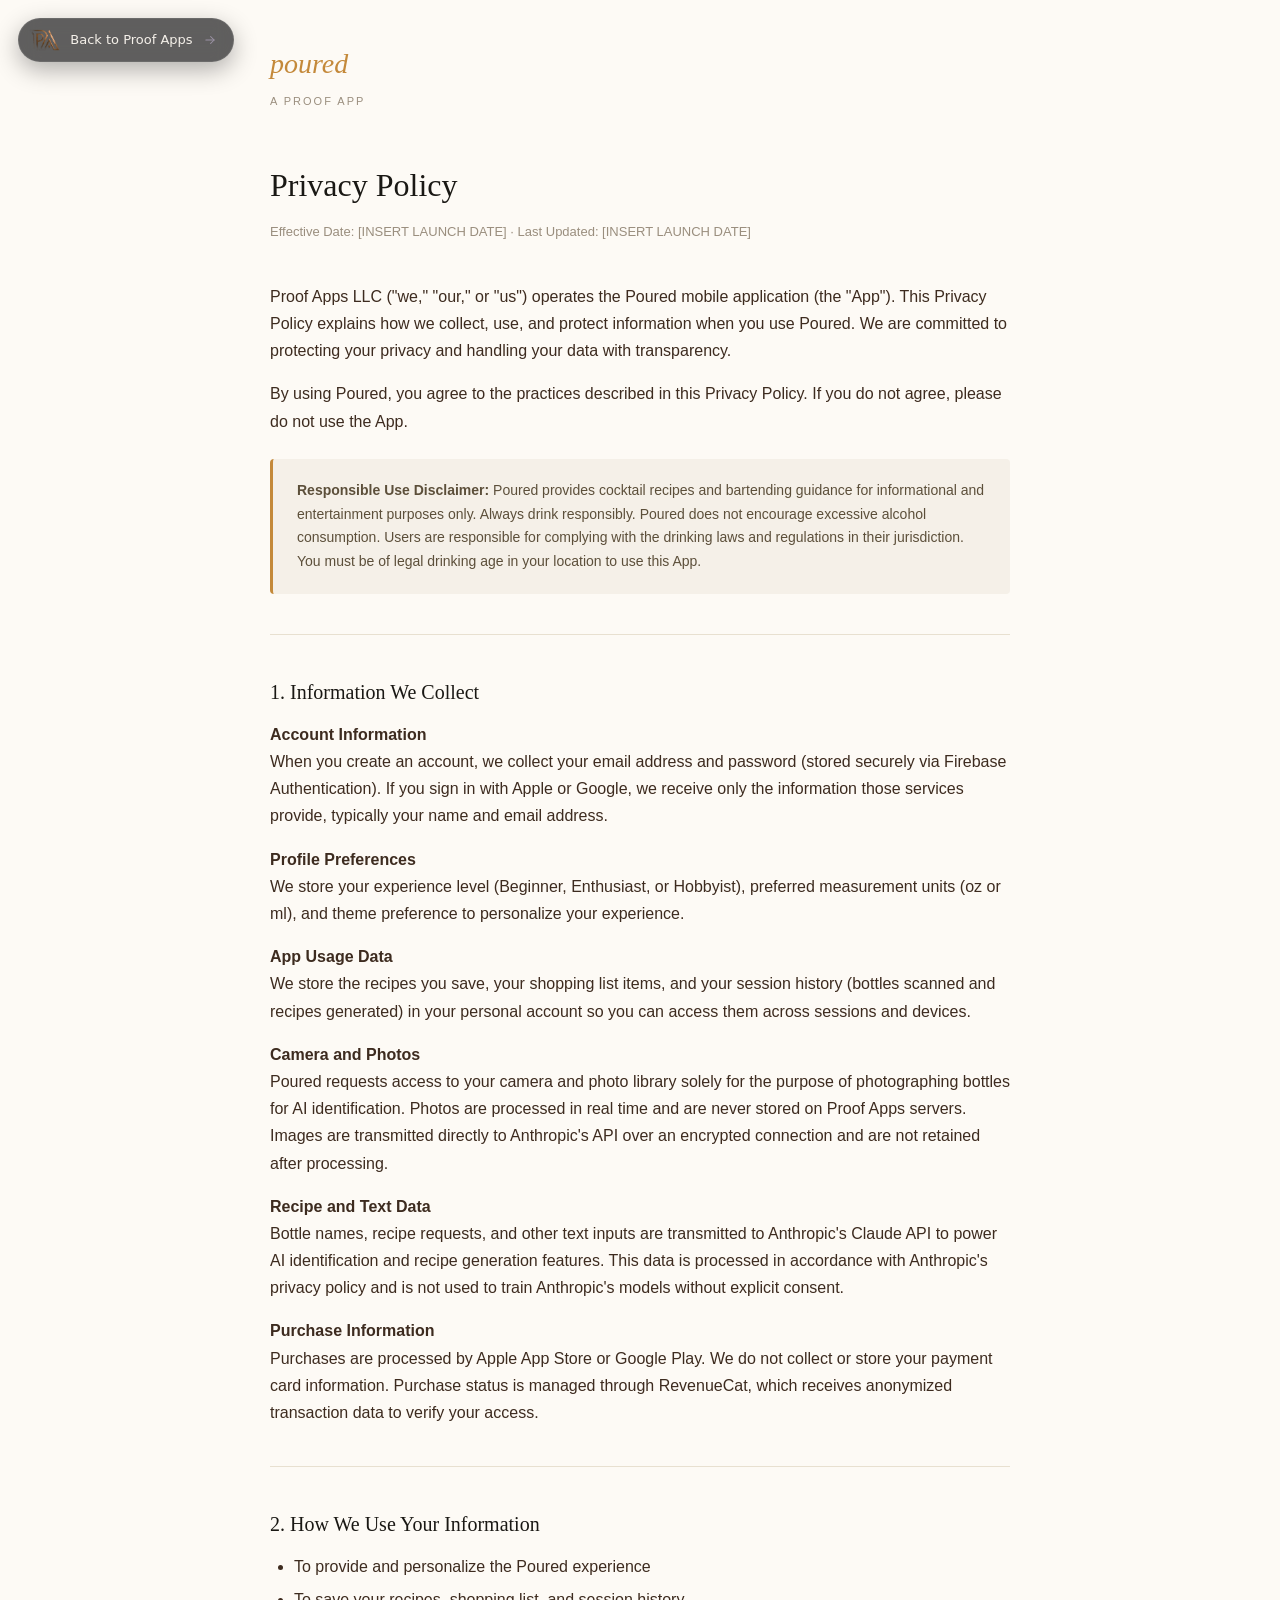
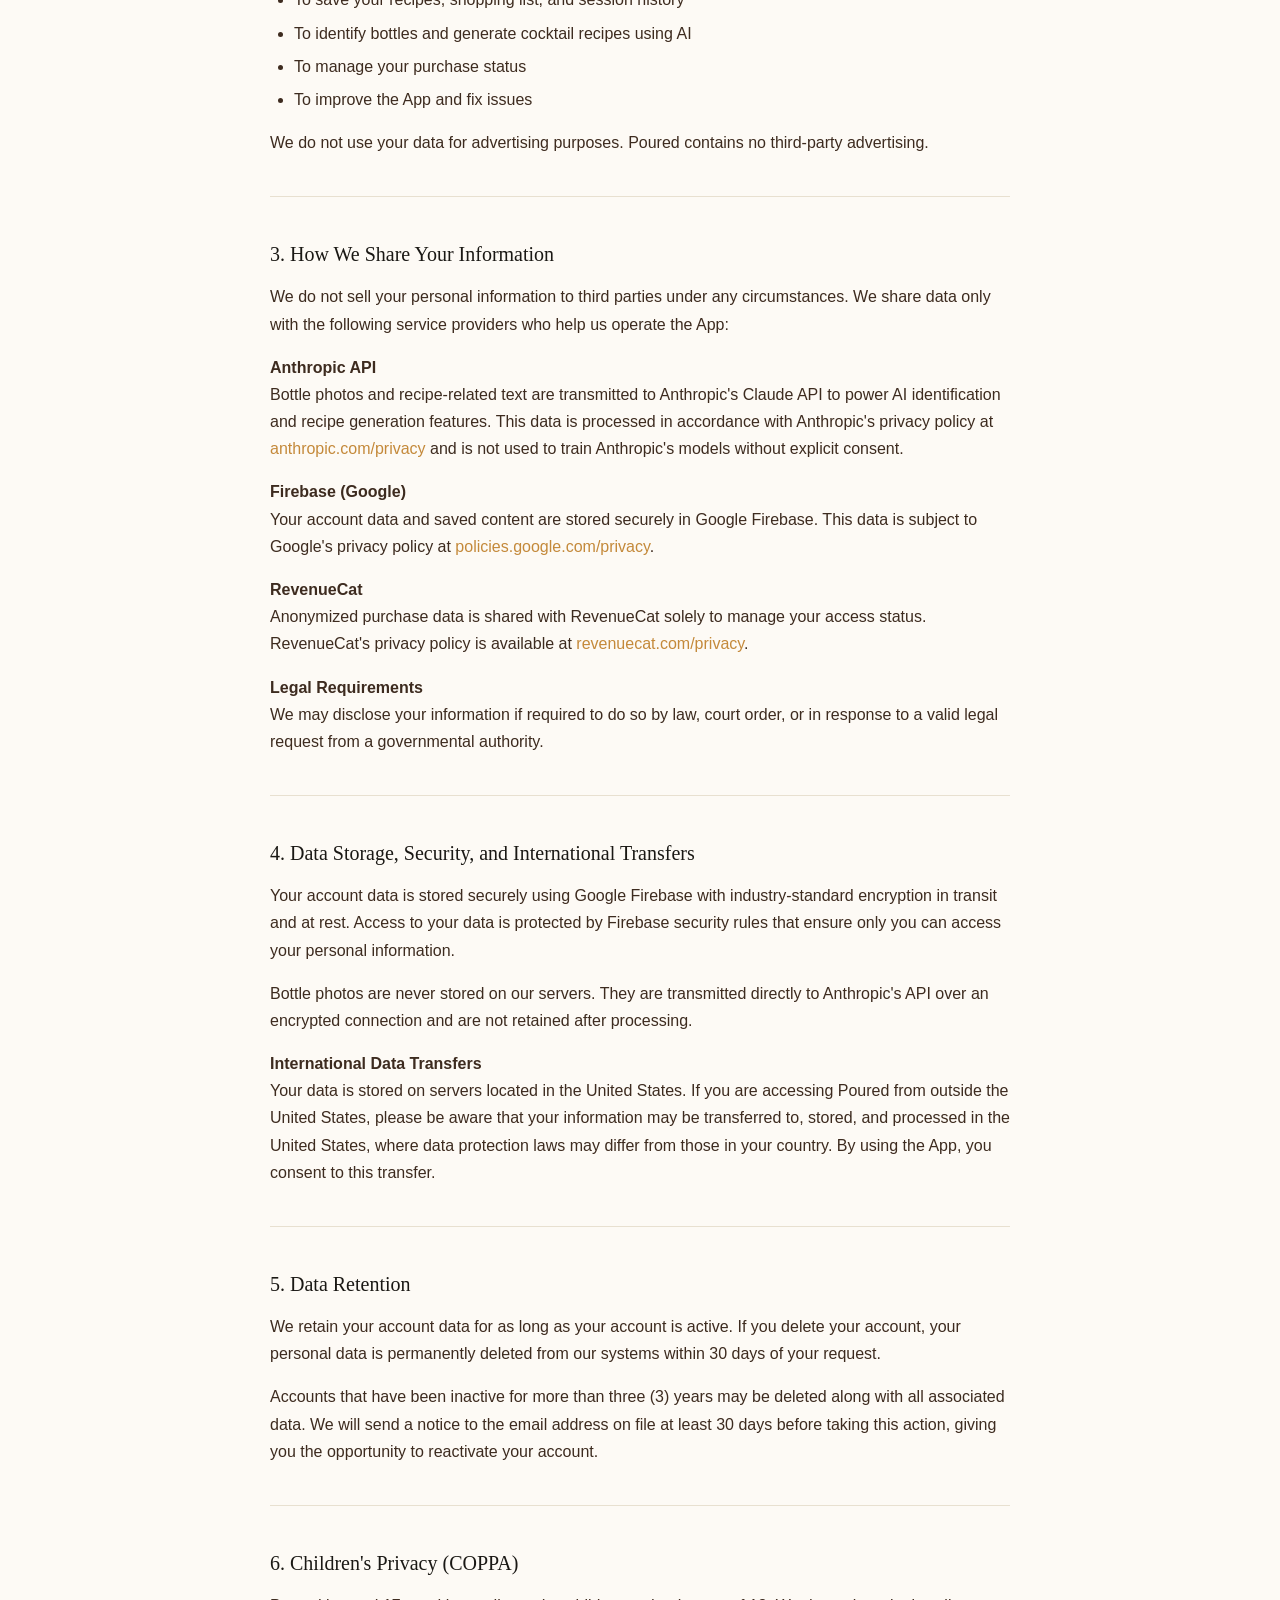
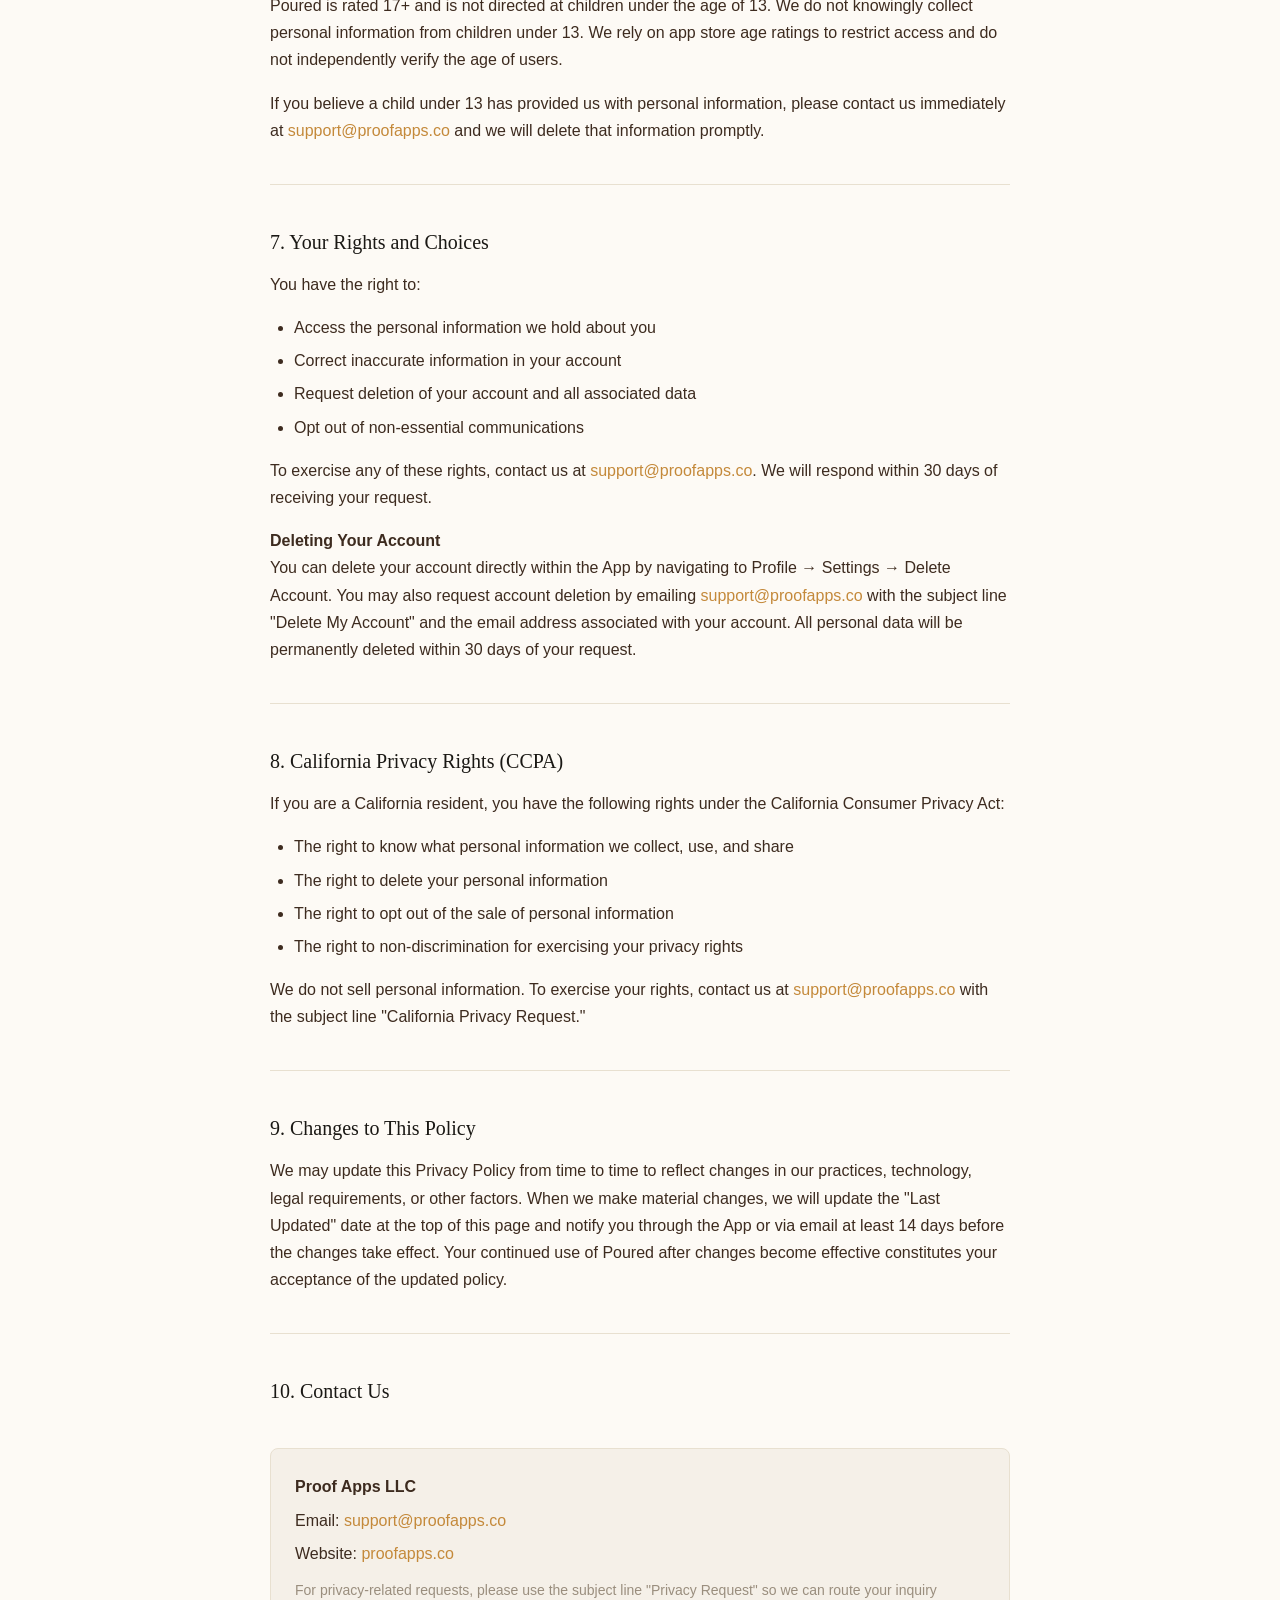
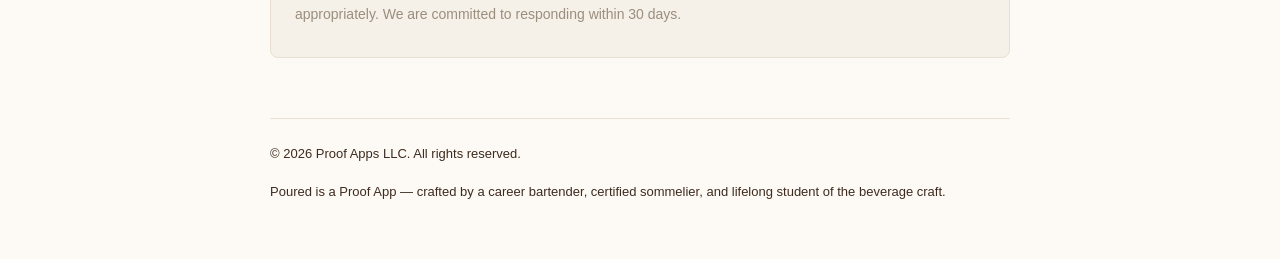
<file: poured/privacy.html>
<!DOCTYPE html>
<html lang="en">
<head>
  <meta charset="UTF-8">
  <meta name="viewport" content="width=device-width, initial-scale=1.0">
  <title>Privacy Policy — Poured</title>
  <style>
    * { box-sizing: border-box; margin: 0; padding: 0; }
    body {
      font-family: -apple-system, BlinkMacSystemFont, 'Helvetica Neue', Arial, sans-serif;
      font-size: 16px;
      line-height: 1.7;
      color: #1a1814;
      background: #fdfaf5;
      padding: 40px 20px;
    }
    .container { max-width: 740px; margin: 0 auto; }
    .brand { font-family: Georgia, serif; font-style: italic; font-size: 28px; color: #c4893a; margin-bottom: 4px; }
    .brand-sub { font-size: 11px; letter-spacing: 2px; text-transform: uppercase; color: #9a8e7e; margin-bottom: 48px; }
    h1 { font-family: Georgia, serif; font-size: 32px; font-weight: 400; color: #1a1814; margin-bottom: 8px; }
    .effective-date { font-size: 13px; color: #9a8e7e; margin-bottom: 40px; }
    h2 { font-family: Georgia, serif; font-size: 20px; font-weight: 400; color: #1a1814; margin-top: 40px; margin-bottom: 12px; }
    p { margin-bottom: 16px; color: #3d2b1f; }
    ul { margin: 0 0 16px 24px; color: #3d2b1f; }
    ul li { margin-bottom: 6px; }
    .divider { border: none; border-top: 1px solid #e8e0d0; margin: 40px 0; }
    a { color: #c4893a; text-decoration: none; }
    a:hover { text-decoration: underline; }
    .contact-box { background: #f5f0e8; border: 1px solid #e8e0d0; border-radius: 8px; padding: 24px; margin-top: 40px; }
    .contact-box p { margin-bottom: 6px; }
    .disclaimer-box { background: #f5f0e8; border-left: 3px solid #c4893a; border-radius: 4px; padding: 20px 24px; margin: 24px 0; }
    .disclaimer-box p { margin-bottom: 0; font-size: 14px; color: #5c4f3a; }
    .footer { margin-top: 60px; padding-top: 24px; border-top: 1px solid #e8e0d0; font-size: 13px; color: #9a8e7e; }
  </style>
</head>
<body>
  <link rel="stylesheet" href="/assets/home-button.css">
  <script src="/assets/home-button.js" defer></script>
  <div class="container">

    <div class="brand">poured</div>
    <div class="brand-sub">A Proof App</div>

    <h1>Privacy Policy</h1>
    <p class="effective-date">Effective Date: [INSERT LAUNCH DATE] · Last Updated: [INSERT LAUNCH DATE]</p>

    <p>Proof Apps LLC ("we," "our," or "us") operates the Poured mobile application (the "App"). This Privacy Policy explains how we collect, use, and protect information when you use Poured. We are committed to protecting your privacy and handling your data with transparency.</p>

    <p>By using Poured, you agree to the practices described in this Privacy Policy. If you do not agree, please do not use the App.</p>

    <div class="disclaimer-box">
      <p><strong>Responsible Use Disclaimer:</strong> Poured provides cocktail recipes and bartending guidance for informational and entertainment purposes only. Always drink responsibly. Poured does not encourage excessive alcohol consumption. Users are responsible for complying with the drinking laws and regulations in their jurisdiction. You must be of legal drinking age in your location to use this App.</p>
    </div>

    <hr class="divider">

    <h2>1. Information We Collect</h2>

    <p><strong>Account Information</strong><br>
    When you create an account, we collect your email address and password (stored securely via Firebase Authentication). If you sign in with Apple or Google, we receive only the information those services provide, typically your name and email address.</p>

    <p><strong>Profile Preferences</strong><br>
    We store your experience level (Beginner, Enthusiast, or Hobbyist), preferred measurement units (oz or ml), and theme preference to personalize your experience.</p>

    <p><strong>App Usage Data</strong><br>
    We store the recipes you save, your shopping list items, and your session history (bottles scanned and recipes generated) in your personal account so you can access them across sessions and devices.</p>

    <p><strong>Camera and Photos</strong><br>
    Poured requests access to your camera and photo library solely for the purpose of photographing bottles for AI identification. Photos are processed in real time and are never stored on Proof Apps servers. Images are transmitted directly to Anthropic's API over an encrypted connection and are not retained after processing.</p>

    <p><strong>Recipe and Text Data</strong><br>
    Bottle names, recipe requests, and other text inputs are transmitted to Anthropic's Claude API to power AI identification and recipe generation features. This data is processed in accordance with Anthropic's privacy policy and is not used to train Anthropic's models without explicit consent.</p>

    <p><strong>Purchase Information</strong><br>
    Purchases are processed by Apple App Store or Google Play. We do not collect or store your payment card information. Purchase status is managed through RevenueCat, which receives anonymized transaction data to verify your access.</p>

    <hr class="divider">

    <h2>2. How We Use Your Information</h2>

    <ul>
      <li>To provide and personalize the Poured experience</li>
      <li>To save your recipes, shopping list, and session history</li>
      <li>To identify bottles and generate cocktail recipes using AI</li>
      <li>To manage your purchase status</li>
      <li>To improve the App and fix issues</li>
    </ul>

    <p>We do not use your data for advertising purposes. Poured contains no third-party advertising.</p>

    <hr class="divider">

    <h2>3. How We Share Your Information</h2>

    <p>We do not sell your personal information to third parties under any circumstances. We share data only with the following service providers who help us operate the App:</p>

    <p><strong>Anthropic API</strong><br>
    Bottle photos and recipe-related text are transmitted to Anthropic's Claude API to power AI identification and recipe generation features. This data is processed in accordance with Anthropic's privacy policy at <a href="https://www.anthropic.com/privacy" target="_blank">anthropic.com/privacy</a> and is not used to train Anthropic's models without explicit consent.</p>

    <p><strong>Firebase (Google)</strong><br>
    Your account data and saved content are stored securely in Google Firebase. This data is subject to Google's privacy policy at <a href="https://policies.google.com/privacy" target="_blank">policies.google.com/privacy</a>.</p>

    <p><strong>RevenueCat</strong><br>
    Anonymized purchase data is shared with RevenueCat solely to manage your access status. RevenueCat's privacy policy is available at <a href="https://www.revenuecat.com/privacy" target="_blank">revenuecat.com/privacy</a>.</p>

    <p><strong>Legal Requirements</strong><br>
    We may disclose your information if required to do so by law, court order, or in response to a valid legal request from a governmental authority.</p>

    <hr class="divider">

    <h2>4. Data Storage, Security, and International Transfers</h2>

    <p>Your account data is stored securely using Google Firebase with industry-standard encryption in transit and at rest. Access to your data is protected by Firebase security rules that ensure only you can access your personal information.</p>

    <p>Bottle photos are never stored on our servers. They are transmitted directly to Anthropic's API over an encrypted connection and are not retained after processing.</p>

    <p><strong>International Data Transfers</strong><br>
    Your data is stored on servers located in the United States. If you are accessing Poured from outside the United States, please be aware that your information may be transferred to, stored, and processed in the United States, where data protection laws may differ from those in your country. By using the App, you consent to this transfer.</p>

    <hr class="divider">

    <h2>5. Data Retention</h2>

    <p>We retain your account data for as long as your account is active. If you delete your account, your personal data is permanently deleted from our systems within 30 days of your request.</p>

    <p>Accounts that have been inactive for more than three (3) years may be deleted along with all associated data. We will send a notice to the email address on file at least 30 days before taking this action, giving you the opportunity to reactivate your account.</p>

    <hr class="divider">

    <h2>6. Children's Privacy (COPPA)</h2>

    <p>Poured is rated 17+ and is not directed at children under the age of 13. We do not knowingly collect personal information from children under 13. We rely on app store age ratings to restrict access and do not independently verify the age of users.</p>

    <p>If you believe a child under 13 has provided us with personal information, please contact us immediately at <a href="mailto:support@proofapps.co">support@proofapps.co</a> and we will delete that information promptly.</p>

    <hr class="divider">

    <h2>7. Your Rights and Choices</h2>

    <p>You have the right to:</p>
    <ul>
      <li>Access the personal information we hold about you</li>
      <li>Correct inaccurate information in your account</li>
      <li>Request deletion of your account and all associated data</li>
      <li>Opt out of non-essential communications</li>
    </ul>

    <p>To exercise any of these rights, contact us at <a href="mailto:support@proofapps.co">support@proofapps.co</a>. We will respond within 30 days of receiving your request.</p>

    <p><strong>Deleting Your Account</strong><br>
    You can delete your account directly within the App by navigating to Profile → Settings → Delete Account. You may also request account deletion by emailing <a href="mailto:support@proofapps.co">support@proofapps.co</a> with the subject line "Delete My Account" and the email address associated with your account. All personal data will be permanently deleted within 30 days of your request.</p>

    <hr class="divider">

    <h2>8. California Privacy Rights (CCPA)</h2>

    <p>If you are a California resident, you have the following rights under the California Consumer Privacy Act:</p>
    <ul>
      <li>The right to know what personal information we collect, use, and share</li>
      <li>The right to delete your personal information</li>
      <li>The right to opt out of the sale of personal information</li>
      <li>The right to non-discrimination for exercising your privacy rights</li>
    </ul>

    <p>We do not sell personal information. To exercise your rights, contact us at <a href="mailto:support@proofapps.co">support@proofapps.co</a> with the subject line "California Privacy Request."</p>

    <hr class="divider">

    <h2>9. Changes to This Policy</h2>

    <p>We may update this Privacy Policy from time to time to reflect changes in our practices, technology, legal requirements, or other factors. When we make material changes, we will update the "Last Updated" date at the top of this page and notify you through the App or via email at least 14 days before the changes take effect. Your continued use of Poured after changes become effective constitutes your acceptance of the updated policy.</p>

    <hr class="divider">

    <h2>10. Contact Us</h2>

    <div class="contact-box">
      <p><strong>Proof Apps LLC</strong></p>
      <p>Email: <a href="mailto:support@proofapps.co">support@proofapps.co</a></p>
      <p>Website: <a href="https://proofapps.co" target="_blank">proofapps.co</a></p>
      <p style="margin-top: 12px; font-size: 14px; color: #9a8e7e;">
        For privacy-related requests, please use the subject line "Privacy Request" so we can route your inquiry appropriately. We are committed to responding within 30 days.
      </p>
    </div>

    <div class="footer">
      <p>© 2026 Proof Apps LLC. All rights reserved.</p>
      <p style="margin-top: 4px;">Poured is a Proof App — crafted by a career bartender, certified sommelier, and lifelong student of the beverage craft.</p>
    </div>

  </div>
</body>
</html>
</file>
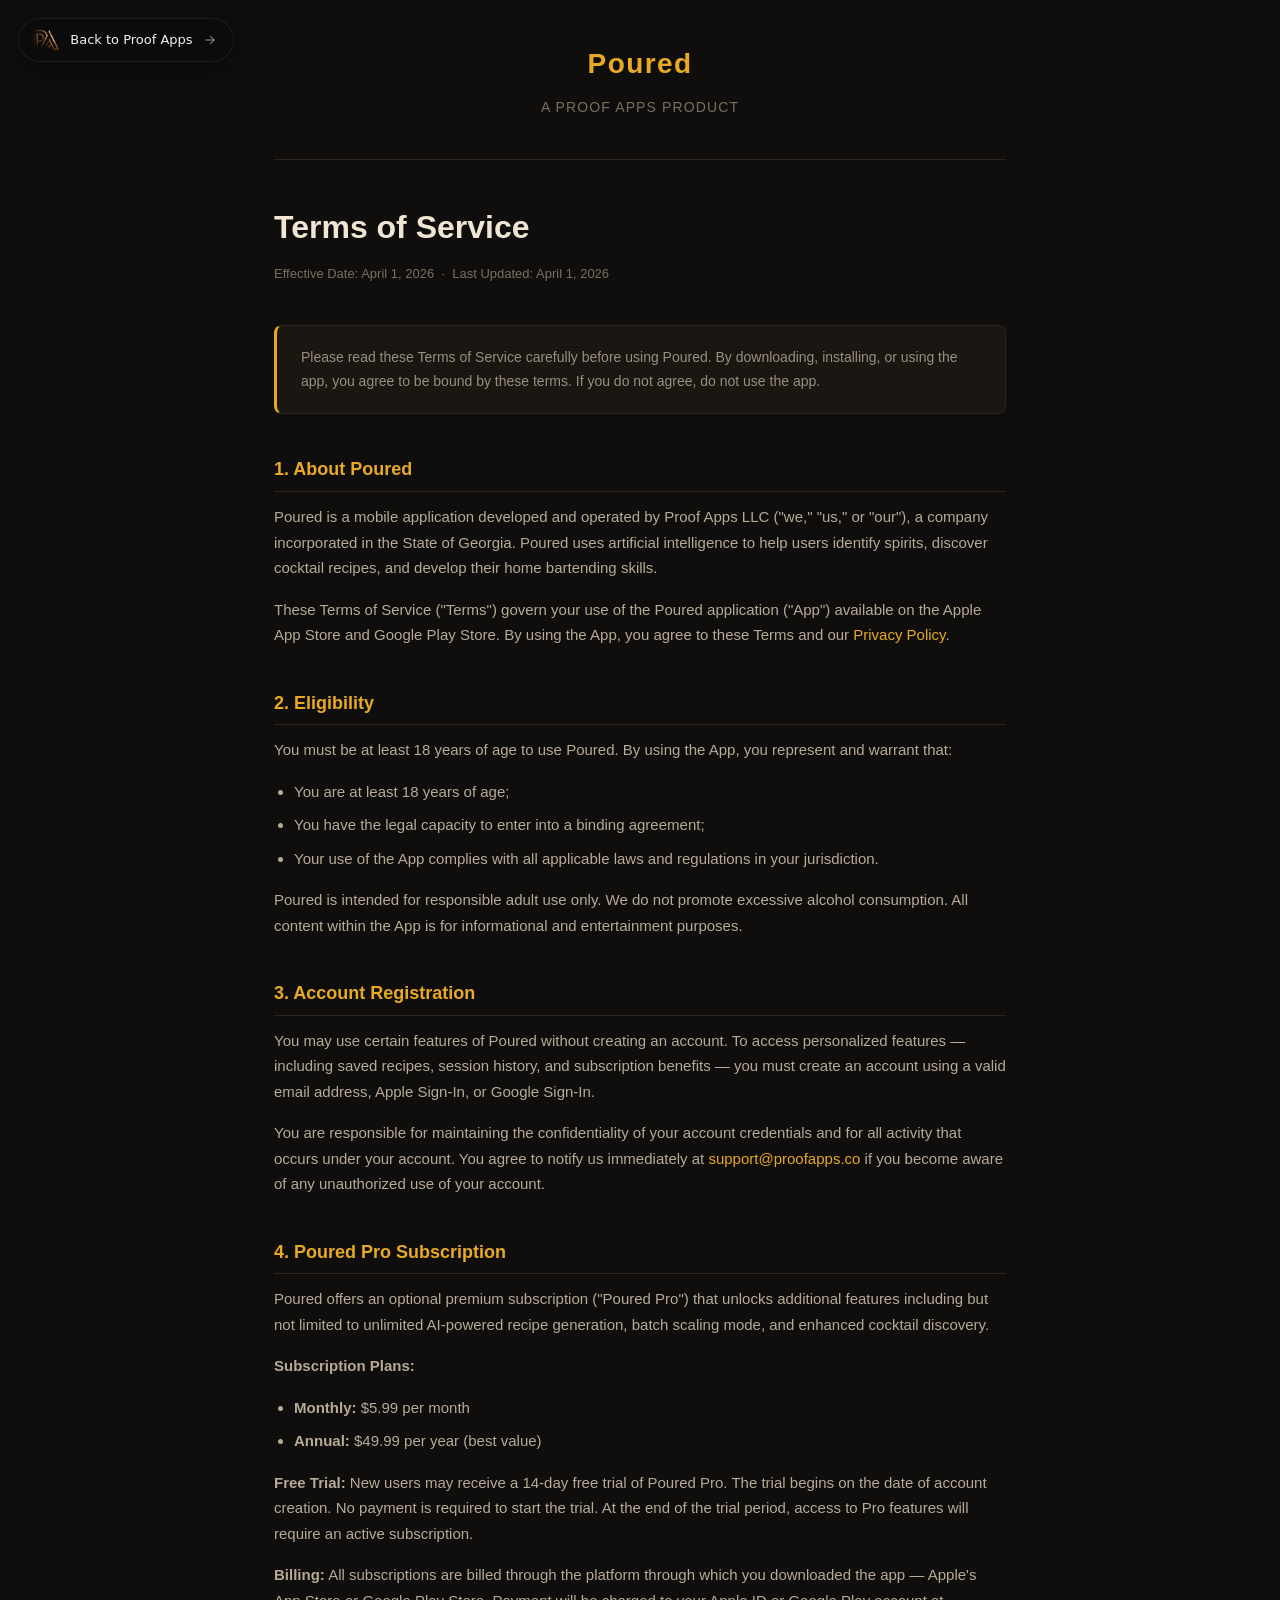
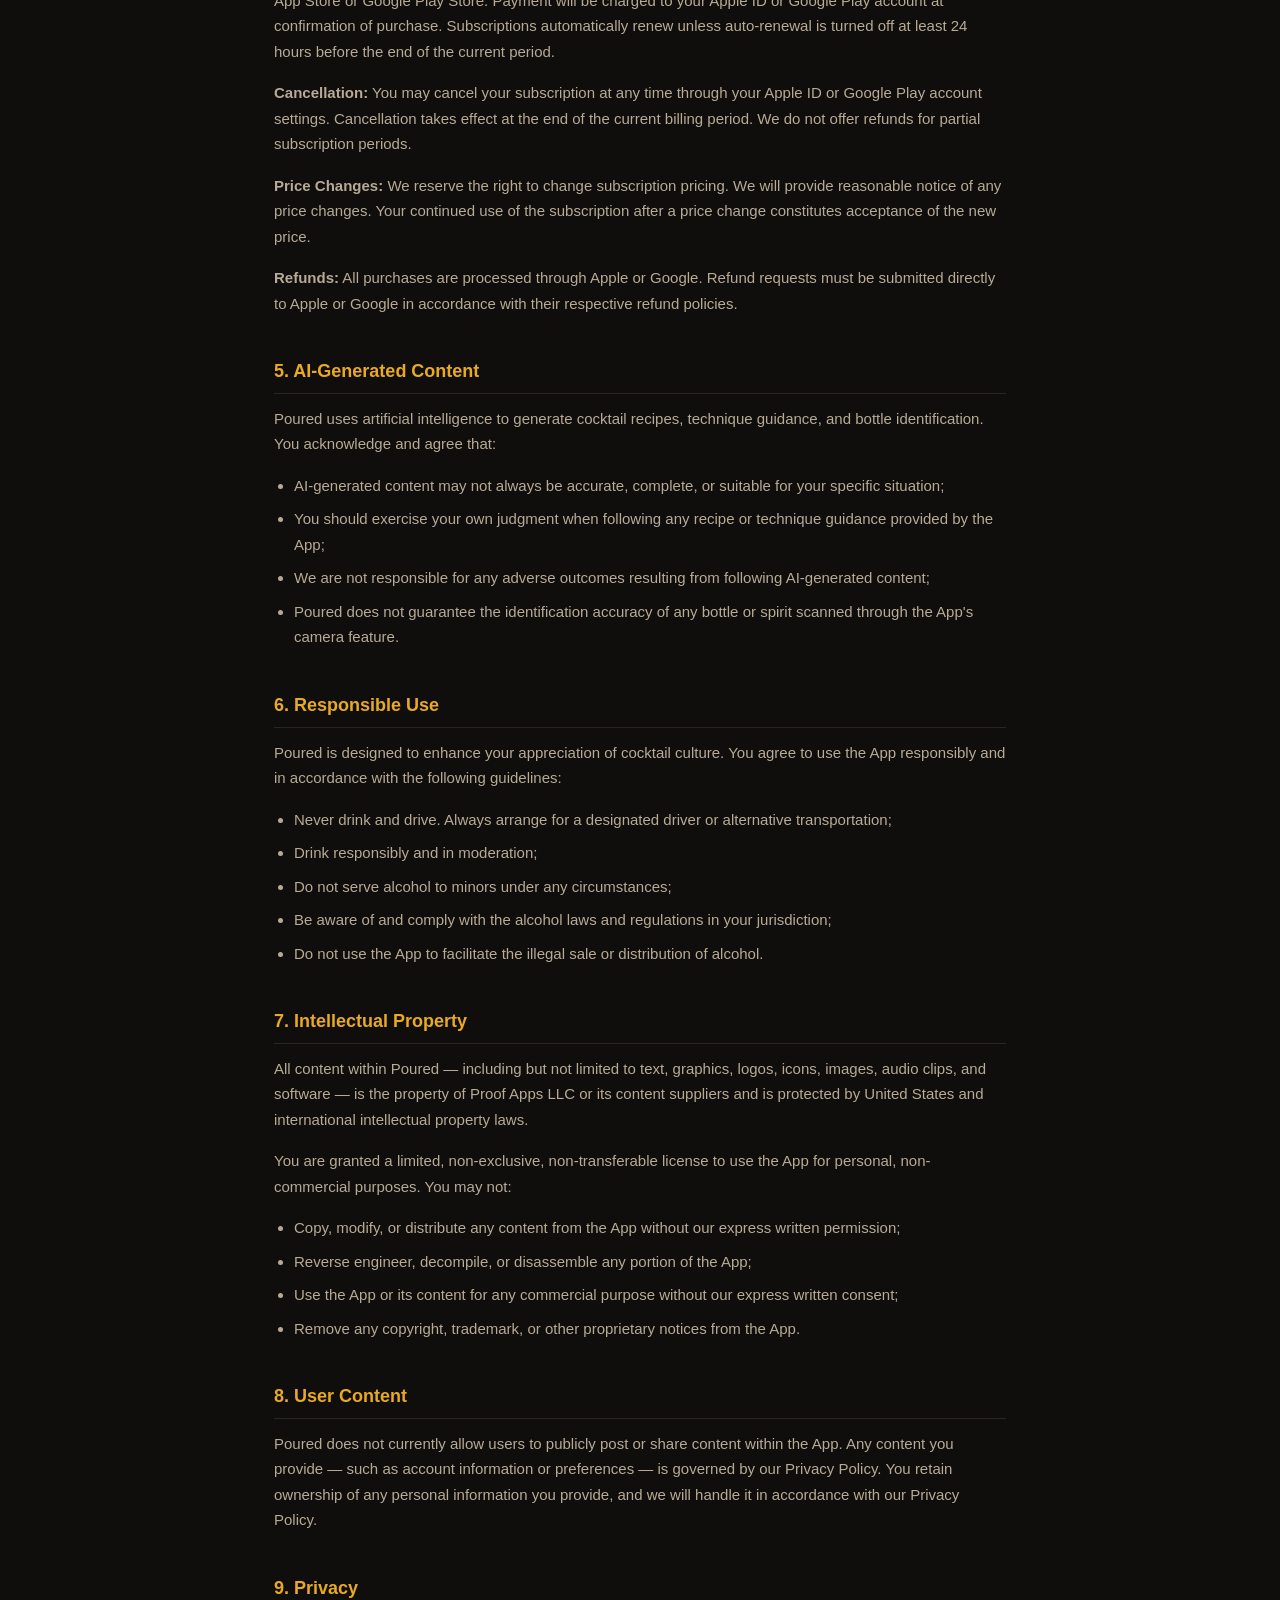
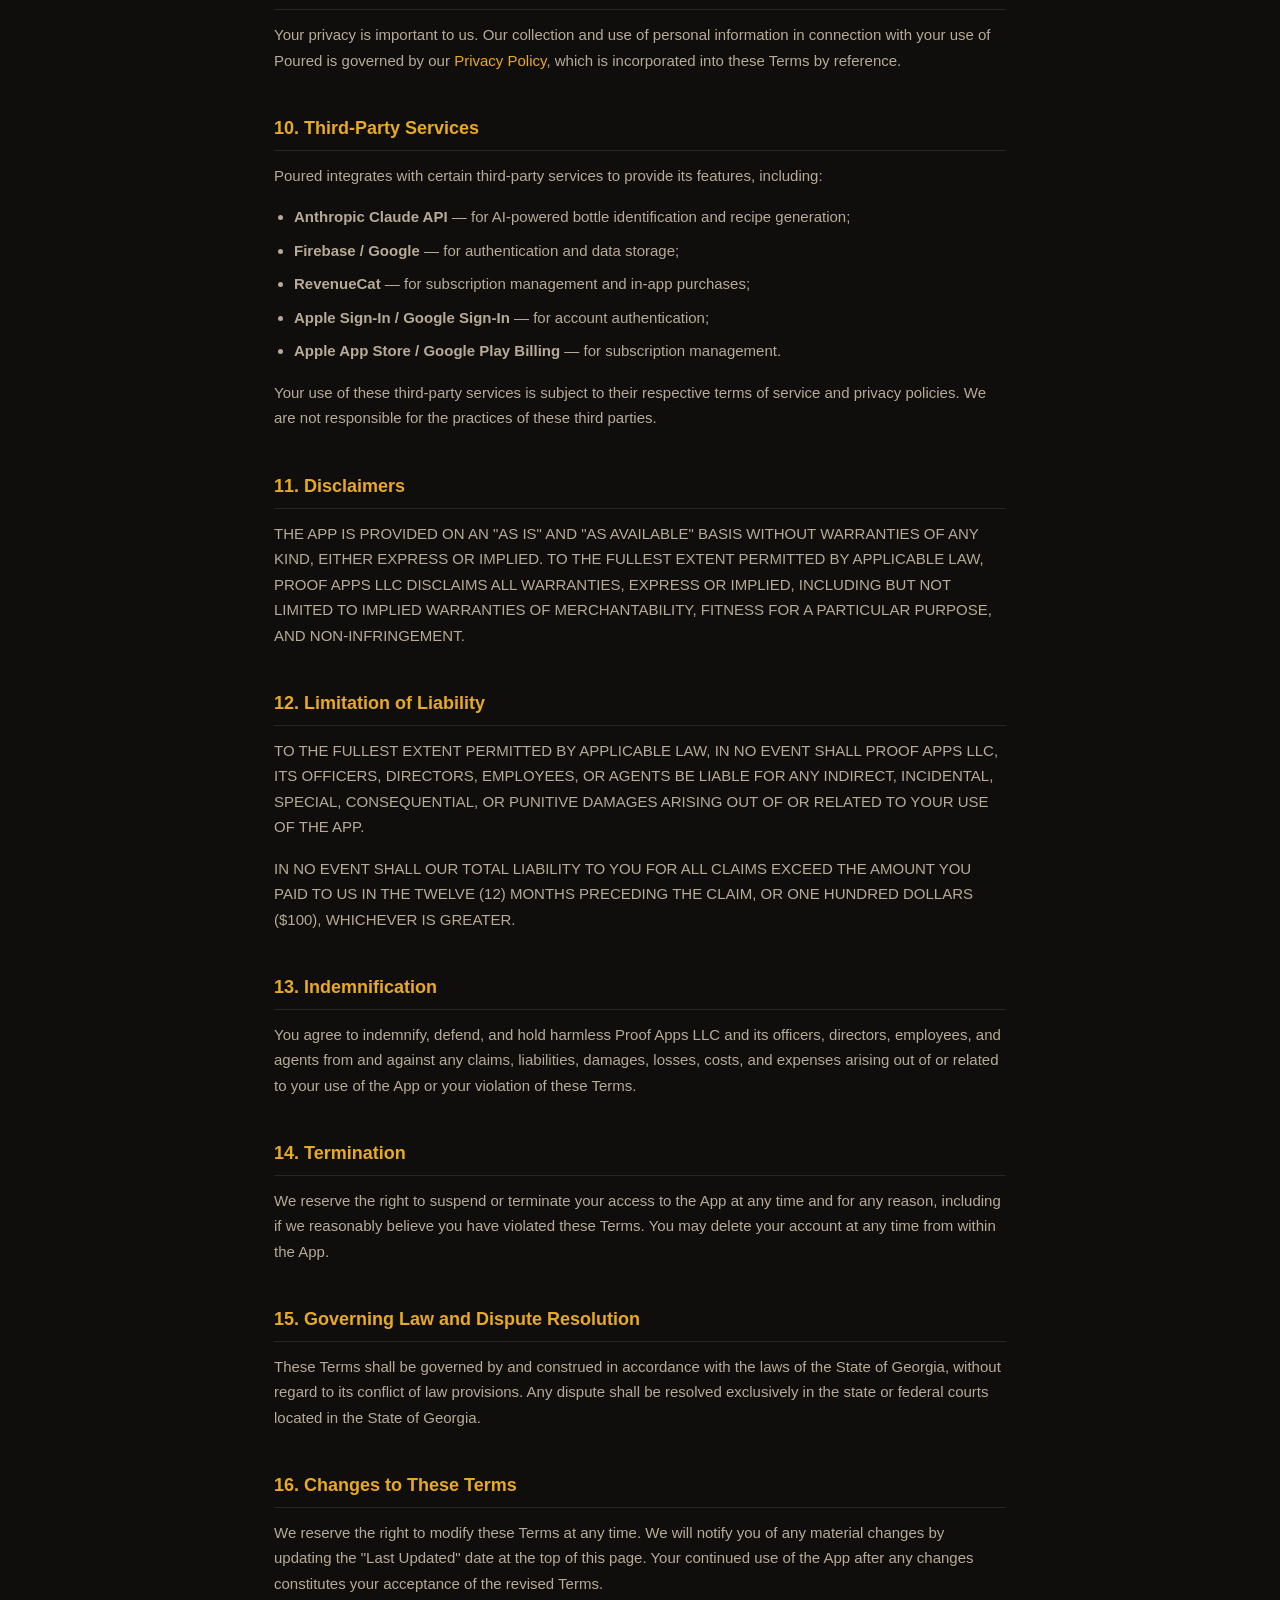
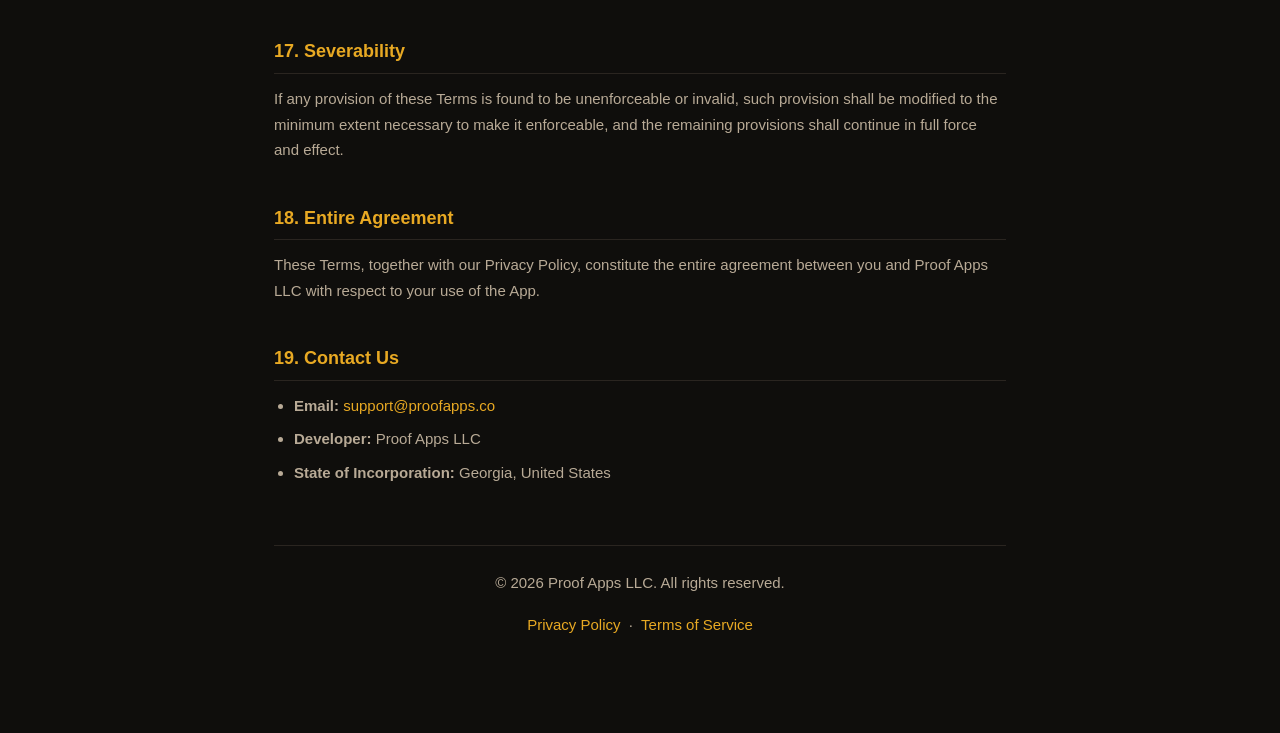
<file: poured/terms.html>
<!DOCTYPE html>
<html lang="en">
<head>
  <meta charset="UTF-8" />
  <meta name="viewport" content="width=device-width, initial-scale=1.0" />
  <title>Terms of Service — Poured</title>
  <style>
    * { box-sizing: border-box; margin: 0; padding: 0; }
    body {
      font-family: -apple-system, BlinkMacSystemFont, 'Segoe UI', Roboto, sans-serif;
      background: #0f0e0c;
      color: #d4c9b8;
      line-height: 1.7;
      padding: 40px 24px 80px;
      max-width: 780px;
      margin: 0 auto;
    }
    header {
      text-align: center;
      padding-bottom: 40px;
      border-bottom: 1px solid #2a2520;
      margin-bottom: 40px;
    }
    .logo { font-size: 28px; font-weight: 700; color: #e8a923; letter-spacing: 0.05em; margin-bottom: 8px; }
    .tagline { font-size: 14px; color: #7a6f5e; letter-spacing: 0.08em; text-transform: uppercase; }
    h1 { font-size: 32px; font-weight: 700; color: #f0e6d3; margin-bottom: 8px; }
    .effective-date { font-size: 13px; color: #7a6f5e; margin-bottom: 40px; }
    h2 { font-size: 18px; font-weight: 600; color: #e8a923; margin-top: 40px; margin-bottom: 12px; padding-bottom: 6px; border-bottom: 1px solid #2a2520; }
    p { font-size: 15px; color: #b8aa96; margin-bottom: 16px; }
    ul { margin: 0 0 16px 20px; }
    ul li { font-size: 15px; color: #b8aa96; margin-bottom: 8px; }
    a { color: #e8a923; text-decoration: none; }
    a:hover { text-decoration: underline; }
    .highlight-box { background: #1a1612; border: 1px solid #2a2520; border-left: 3px solid #e8a923; border-radius: 8px; padding: 20px 24px; margin: 24px 0; }
    .highlight-box p { margin-bottom: 0; font-size: 14px; color: #9a8f7e; }
    footer { margin-top: 60px; padding-top: 24px; border-top: 1px solid #2a2520; text-align: center; font-size: 13px; color: #7a6f5e; }
  </style>
</head>
<body>
  <link rel="stylesheet" href="/assets/home-button.css">
  <script src="/assets/home-button.js" defer></script>

  <header>
    <div class="logo">Poured</div>
    <div class="tagline">A Proof Apps Product</div>
  </header>

  <h1>Terms of Service</h1>
  <p class="effective-date">Effective Date: April 1, 2026 &nbsp;·&nbsp; Last Updated: April 1, 2026</p>

  <div class="highlight-box">
    <p>Please read these Terms of Service carefully before using Poured. By downloading, installing, or using the app, you agree to be bound by these terms. If you do not agree, do not use the app.</p>
  </div>

  <h2>1. About Poured</h2>
  <p>Poured is a mobile application developed and operated by Proof Apps LLC ("we," "us," or "our"), a company incorporated in the State of Georgia. Poured uses artificial intelligence to help users identify spirits, discover cocktail recipes, and develop their home bartending skills.</p>
  <p>These Terms of Service ("Terms") govern your use of the Poured application ("App") available on the Apple App Store and Google Play Store. By using the App, you agree to these Terms and our <a href="https://proofapps.co/poured/privacy.html">Privacy Policy</a>.</p>

  <h2>2. Eligibility</h2>
  <p>You must be at least 18 years of age to use Poured. By using the App, you represent and warrant that:</p>
  <ul>
    <li>You are at least 18 years of age;</li>
    <li>You have the legal capacity to enter into a binding agreement;</li>
    <li>Your use of the App complies with all applicable laws and regulations in your jurisdiction.</li>
  </ul>
  <p>Poured is intended for responsible adult use only. We do not promote excessive alcohol consumption. All content within the App is for informational and entertainment purposes.</p>

  <h2>3. Account Registration</h2>
  <p>You may use certain features of Poured without creating an account. To access personalized features — including saved recipes, session history, and subscription benefits — you must create an account using a valid email address, Apple Sign-In, or Google Sign-In.</p>
  <p>You are responsible for maintaining the confidentiality of your account credentials and for all activity that occurs under your account. You agree to notify us immediately at <a href="mailto:support@proofapps.co">support@proofapps.co</a> if you become aware of any unauthorized use of your account.</p>

  <h2>4. Poured Pro Subscription</h2>
  <p>Poured offers an optional premium subscription ("Poured Pro") that unlocks additional features including but not limited to unlimited AI-powered recipe generation, batch scaling mode, and enhanced cocktail discovery.</p>
  <p><strong>Subscription Plans:</strong></p>
  <ul>
    <li><strong>Monthly:</strong> $5.99 per month</li>
    <li><strong>Annual:</strong> $49.99 per year (best value)</li>
  </ul>
  <p><strong>Free Trial:</strong> New users may receive a 14-day free trial of Poured Pro. The trial begins on the date of account creation. No payment is required to start the trial. At the end of the trial period, access to Pro features will require an active subscription.</p>
  <p><strong>Billing:</strong> All subscriptions are billed through the platform through which you downloaded the app — Apple's App Store or Google Play Store. Payment will be charged to your Apple ID or Google Play account at confirmation of purchase. Subscriptions automatically renew unless auto-renewal is turned off at least 24 hours before the end of the current period.</p>
  <p><strong>Cancellation:</strong> You may cancel your subscription at any time through your Apple ID or Google Play account settings. Cancellation takes effect at the end of the current billing period. We do not offer refunds for partial subscription periods.</p>
  <p><strong>Price Changes:</strong> We reserve the right to change subscription pricing. We will provide reasonable notice of any price changes. Your continued use of the subscription after a price change constitutes acceptance of the new price.</p>
  <p><strong>Refunds:</strong> All purchases are processed through Apple or Google. Refund requests must be submitted directly to Apple or Google in accordance with their respective refund policies.</p>

  <h2>5. AI-Generated Content</h2>
  <p>Poured uses artificial intelligence to generate cocktail recipes, technique guidance, and bottle identification. You acknowledge and agree that:</p>
  <ul>
    <li>AI-generated content may not always be accurate, complete, or suitable for your specific situation;</li>
    <li>You should exercise your own judgment when following any recipe or technique guidance provided by the App;</li>
    <li>We are not responsible for any adverse outcomes resulting from following AI-generated content;</li>
    <li>Poured does not guarantee the identification accuracy of any bottle or spirit scanned through the App's camera feature.</li>
  </ul>

  <h2>6. Responsible Use</h2>
  <p>Poured is designed to enhance your appreciation of cocktail culture. You agree to use the App responsibly and in accordance with the following guidelines:</p>
  <ul>
    <li>Never drink and drive. Always arrange for a designated driver or alternative transportation;</li>
    <li>Drink responsibly and in moderation;</li>
    <li>Do not serve alcohol to minors under any circumstances;</li>
    <li>Be aware of and comply with the alcohol laws and regulations in your jurisdiction;</li>
    <li>Do not use the App to facilitate the illegal sale or distribution of alcohol.</li>
  </ul>

  <h2>7. Intellectual Property</h2>
  <p>All content within Poured — including but not limited to text, graphics, logos, icons, images, audio clips, and software — is the property of Proof Apps LLC or its content suppliers and is protected by United States and international intellectual property laws.</p>
  <p>You are granted a limited, non-exclusive, non-transferable license to use the App for personal, non-commercial purposes. You may not:</p>
  <ul>
    <li>Copy, modify, or distribute any content from the App without our express written permission;</li>
    <li>Reverse engineer, decompile, or disassemble any portion of the App;</li>
    <li>Use the App or its content for any commercial purpose without our express written consent;</li>
    <li>Remove any copyright, trademark, or other proprietary notices from the App.</li>
  </ul>

  <h2>8. User Content</h2>
  <p>Poured does not currently allow users to publicly post or share content within the App. Any content you provide — such as account information or preferences — is governed by our Privacy Policy. You retain ownership of any personal information you provide, and we will handle it in accordance with our Privacy Policy.</p>

  <h2>9. Privacy</h2>
  <p>Your privacy is important to us. Our collection and use of personal information in connection with your use of Poured is governed by our <a href="https://proofapps.co/poured/privacy.html">Privacy Policy</a>, which is incorporated into these Terms by reference.</p>

  <h2>10. Third-Party Services</h2>
  <p>Poured integrates with certain third-party services to provide its features, including:</p>
  <ul>
    <li><strong>Anthropic Claude API</strong> — for AI-powered bottle identification and recipe generation;</li>
    <li><strong>Firebase / Google</strong> — for authentication and data storage;</li>
    <li><strong>RevenueCat</strong> — for subscription management and in-app purchases;</li>
    <li><strong>Apple Sign-In / Google Sign-In</strong> — for account authentication;</li>
    <li><strong>Apple App Store / Google Play Billing</strong> — for subscription management.</li>
  </ul>
  <p>Your use of these third-party services is subject to their respective terms of service and privacy policies. We are not responsible for the practices of these third parties.</p>

  <h2>11. Disclaimers</h2>
  <p>THE APP IS PROVIDED ON AN "AS IS" AND "AS AVAILABLE" BASIS WITHOUT WARRANTIES OF ANY KIND, EITHER EXPRESS OR IMPLIED. TO THE FULLEST EXTENT PERMITTED BY APPLICABLE LAW, PROOF APPS LLC DISCLAIMS ALL WARRANTIES, EXPRESS OR IMPLIED, INCLUDING BUT NOT LIMITED TO IMPLIED WARRANTIES OF MERCHANTABILITY, FITNESS FOR A PARTICULAR PURPOSE, AND NON-INFRINGEMENT.</p>

  <h2>12. Limitation of Liability</h2>
  <p>TO THE FULLEST EXTENT PERMITTED BY APPLICABLE LAW, IN NO EVENT SHALL PROOF APPS LLC, ITS OFFICERS, DIRECTORS, EMPLOYEES, OR AGENTS BE LIABLE FOR ANY INDIRECT, INCIDENTAL, SPECIAL, CONSEQUENTIAL, OR PUNITIVE DAMAGES ARISING OUT OF OR RELATED TO YOUR USE OF THE APP.</p>
  <p>IN NO EVENT SHALL OUR TOTAL LIABILITY TO YOU FOR ALL CLAIMS EXCEED THE AMOUNT YOU PAID TO US IN THE TWELVE (12) MONTHS PRECEDING THE CLAIM, OR ONE HUNDRED DOLLARS ($100), WHICHEVER IS GREATER.</p>

  <h2>13. Indemnification</h2>
  <p>You agree to indemnify, defend, and hold harmless Proof Apps LLC and its officers, directors, employees, and agents from and against any claims, liabilities, damages, losses, costs, and expenses arising out of or related to your use of the App or your violation of these Terms.</p>

  <h2>14. Termination</h2>
  <p>We reserve the right to suspend or terminate your access to the App at any time and for any reason, including if we reasonably believe you have violated these Terms. You may delete your account at any time from within the App.</p>

  <h2>15. Governing Law and Dispute Resolution</h2>
  <p>These Terms shall be governed by and construed in accordance with the laws of the State of Georgia, without regard to its conflict of law provisions. Any dispute shall be resolved exclusively in the state or federal courts located in the State of Georgia.</p>

  <h2>16. Changes to These Terms</h2>
  <p>We reserve the right to modify these Terms at any time. We will notify you of any material changes by updating the "Last Updated" date at the top of this page. Your continued use of the App after any changes constitutes your acceptance of the revised Terms.</p>

  <h2>17. Severability</h2>
  <p>If any provision of these Terms is found to be unenforceable or invalid, such provision shall be modified to the minimum extent necessary to make it enforceable, and the remaining provisions shall continue in full force and effect.</p>

  <h2>18. Entire Agreement</h2>
  <p>These Terms, together with our Privacy Policy, constitute the entire agreement between you and Proof Apps LLC with respect to your use of the App.</p>

  <h2>19. Contact Us</h2>
  <ul>
    <li><strong>Email:</strong> <a href="mailto:support@proofapps.co">support@proofapps.co</a></li>
    <li><strong>Developer:</strong> Proof Apps LLC</li>
    <li><strong>State of Incorporation:</strong> Georgia, United States</li>
  </ul>

  <footer>
    <p>© 2026 Proof Apps LLC. All rights reserved.</p>
    <p style="margin-top: 8px;">
      <a href="https://proofapps.co/poured/privacy.html">Privacy Policy</a>
      &nbsp;·&nbsp;
      <a href="https://proofapps.co/poured/terms.html">Terms of Service</a>
    </p>
  </footer>

</body>
</html>
</file>
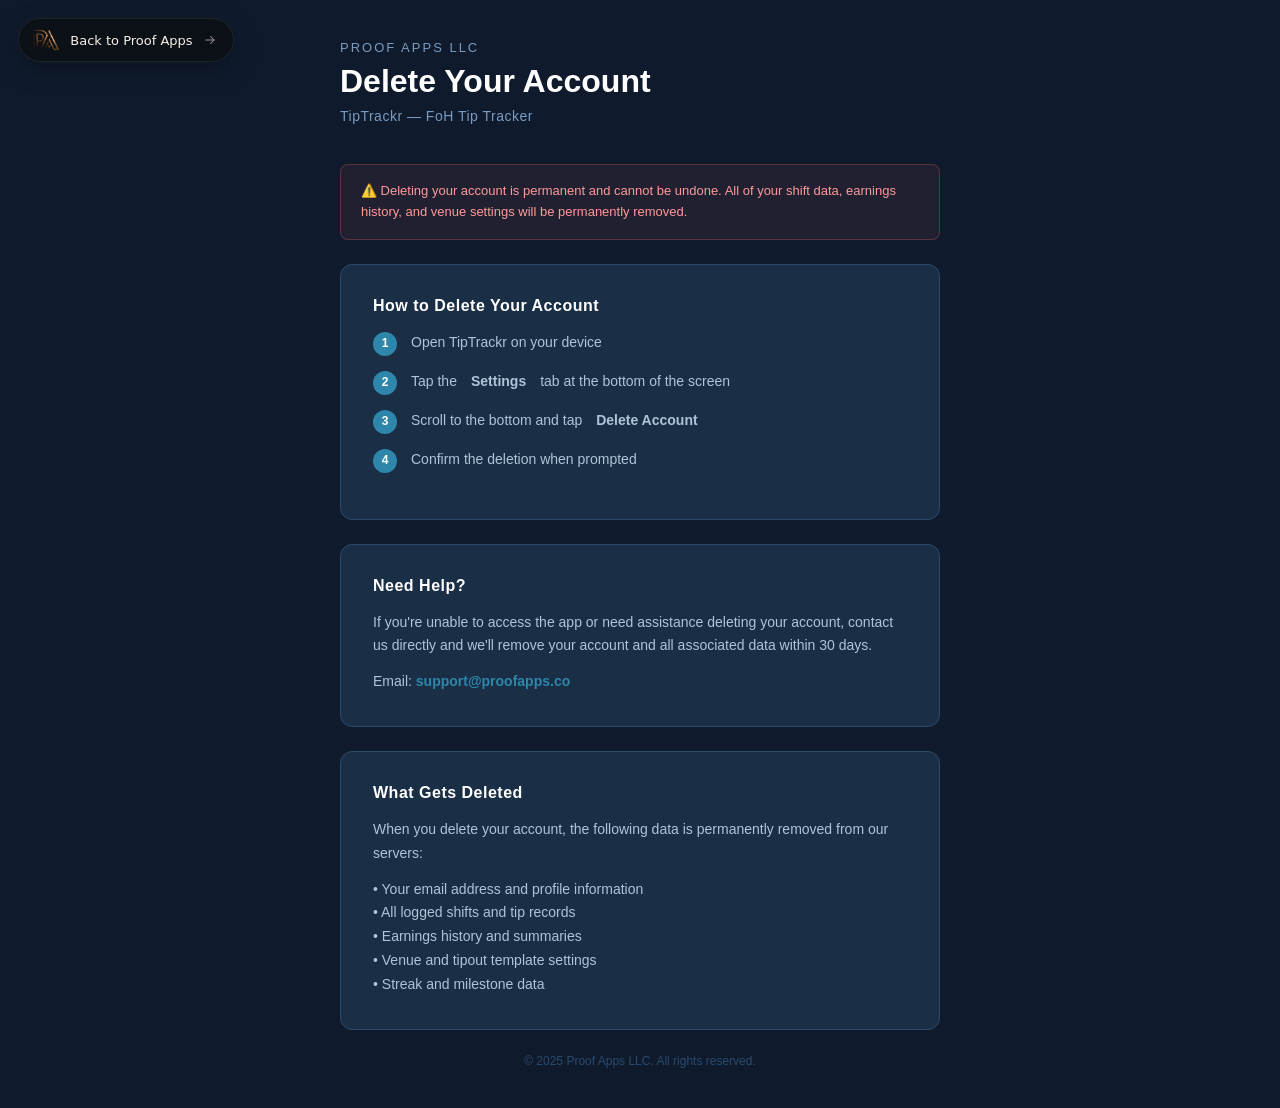
<file: tiptrackr/delete-account.html>
<!DOCTYPE html>
<html lang="en">
<head>
  <meta charset="UTF-8" />
  <meta name="viewport" content="width=device-width, initial-scale=1.0" />
  <title>Delete Account — TipTrackr</title>
  <style>
    * { margin: 0; padding: 0; box-sizing: border-box; }

    body {
      background-color: #0f1b2d;
      color: #e8e2d5;
      font-family: -apple-system, BlinkMacSystemFont, 'Segoe UI', Roboto, sans-serif;
      min-height: 100vh;
      display: flex;
      flex-direction: column;
      align-items: center;
      justify-content: center;
      padding: 40px 24px;
    }

    .container {
      max-width: 600px;
      width: 100%;
    }

    .brand {
      font-size: 13px;
      letter-spacing: 2px;
      text-transform: uppercase;
      color: #7a9bbf;
      margin-bottom: 8px;
    }

    h1 {
      font-size: 32px;
      font-weight: 700;
      color: #ffffff;
      margin-bottom: 8px;
    }

    .subtitle {
      font-size: 14px;
      color: #7a9bbf;
      margin-bottom: 40px;
      letter-spacing: 0.5px;
    }

    .card {
      background-color: #1a2e45;
      border: 1px solid #2a4a6b;
      border-radius: 12px;
      padding: 32px;
      margin-bottom: 24px;
    }

    .card h2 {
      font-size: 16px;
      font-weight: 600;
      color: #ffffff;
      margin-bottom: 16px;
      letter-spacing: 0.5px;
    }

    .card p {
      font-size: 14px;
      color: #b0c4d8;
      line-height: 1.7;
      margin-bottom: 12px;
    }

    .card p:last-child {
      margin-bottom: 0;
    }

    .steps {
      list-style: none;
      counter-reset: steps;
    }

    .steps li {
      counter-increment: steps;
      display: flex;
      align-items: flex-start;
      gap: 14px;
      margin-bottom: 14px;
      font-size: 14px;
      color: #b0c4d8;
      line-height: 1.6;
    }

    .steps li::before {
      content: counter(steps);
      background-color: #2e86ab;
      color: #ffffff;
      font-size: 12px;
      font-weight: 700;
      width: 24px;
      height: 24px;
      border-radius: 50%;
      display: flex;
      align-items: center;
      justify-content: center;
      flex-shrink: 0;
      margin-top: 1px;
    }

    .warning {
      background-color: rgba(255, 107, 107, 0.08);
      border: 1px solid rgba(255, 107, 107, 0.25);
      border-radius: 8px;
      padding: 16px 20px;
      margin-bottom: 24px;
    }

    .warning p {
      font-size: 13px;
      color: #ff9999;
      line-height: 1.6;
      margin: 0;
    }

    .email-link {
      color: #2e86ab;
      text-decoration: none;
      font-weight: 600;
    }

    .email-link:hover {
      text-decoration: underline;
    }

    footer {
      font-size: 12px;
      color: #2a4a6b;
      text-align: center;
      margin-top: 16px;
    }
  </style>
</head>
<body>
  <link rel="stylesheet" href="/assets/home-button.css">
  <script src="/assets/home-button.js" defer></script>
  <div class="container">

    <p class="brand">Proof Apps LLC</p>
    <h1>Delete Your Account</h1>
    <p class="subtitle">TipTrackr — FoH Tip Tracker</p>

    <div class="warning">
      <p>⚠️ Deleting your account is permanent and cannot be undone. All of your shift data, earnings history, and venue settings will be permanently removed.</p>
    </div>

    <div class="card">
      <h2>How to Delete Your Account</h2>
      <ol class="steps">
        <li>Open TipTrackr on your device</li>
        <li>Tap the <strong>Settings</strong> tab at the bottom of the screen</li>
        <li>Scroll to the bottom and tap <strong>Delete Account</strong></li>
        <li>Confirm the deletion when prompted</li>
      </ol>
    </div>

    <div class="card">
      <h2>Need Help?</h2>
      <p>If you're unable to access the app or need assistance deleting your account, contact us directly and we'll remove your account and all associated data within 30 days.</p>
      <p>Email: <a class="email-link" href="mailto:support@proofapps.co">support@proofapps.co</a></p>
    </div>

    <div class="card">
      <h2>What Gets Deleted</h2>
      <p>When you delete your account, the following data is permanently removed from our servers:</p>
      <p>• Your email address and profile information<br>
         • All logged shifts and tip records<br>
         • Earnings history and summaries<br>
         • Venue and tipout template settings<br>
         • Streak and milestone data</p>
    </div>

    <footer>
      &copy; 2025 Proof Apps LLC. All rights reserved.
    </footer>

  </div>
</body>
</html>
</file>
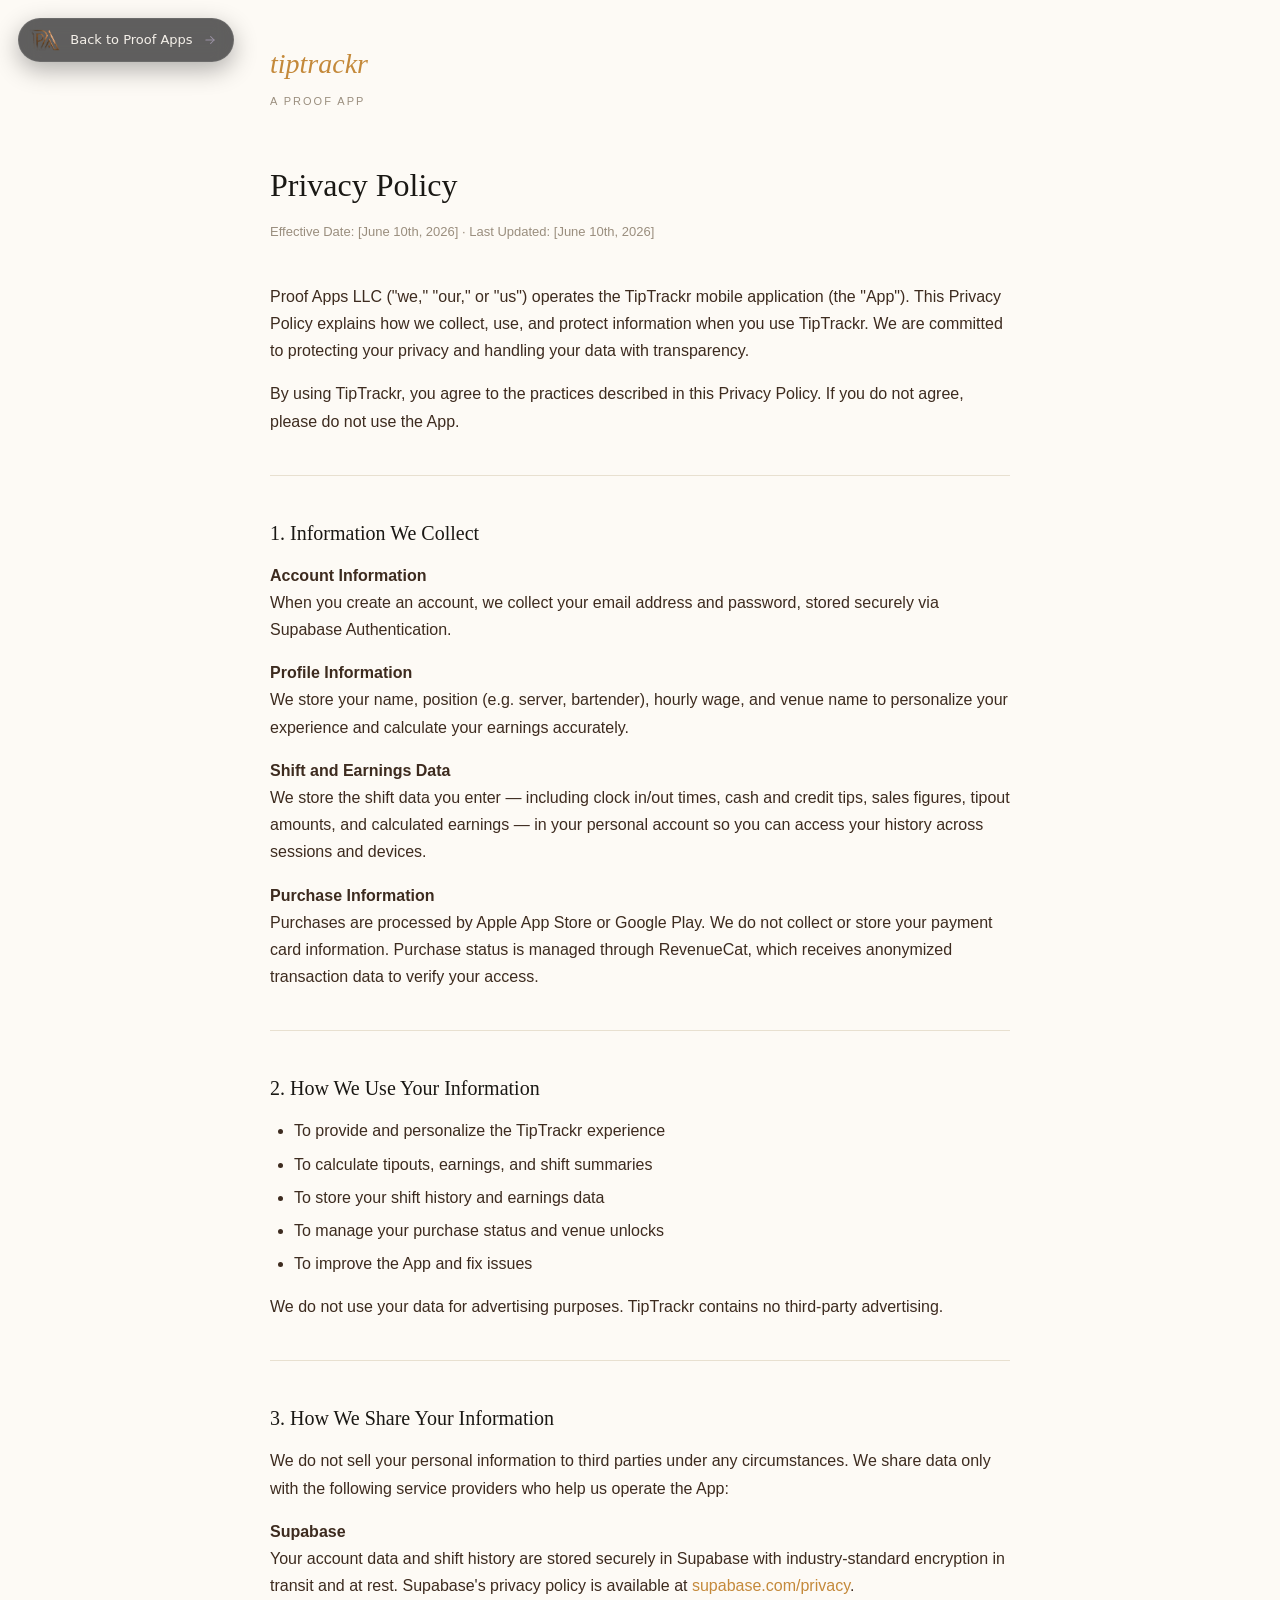
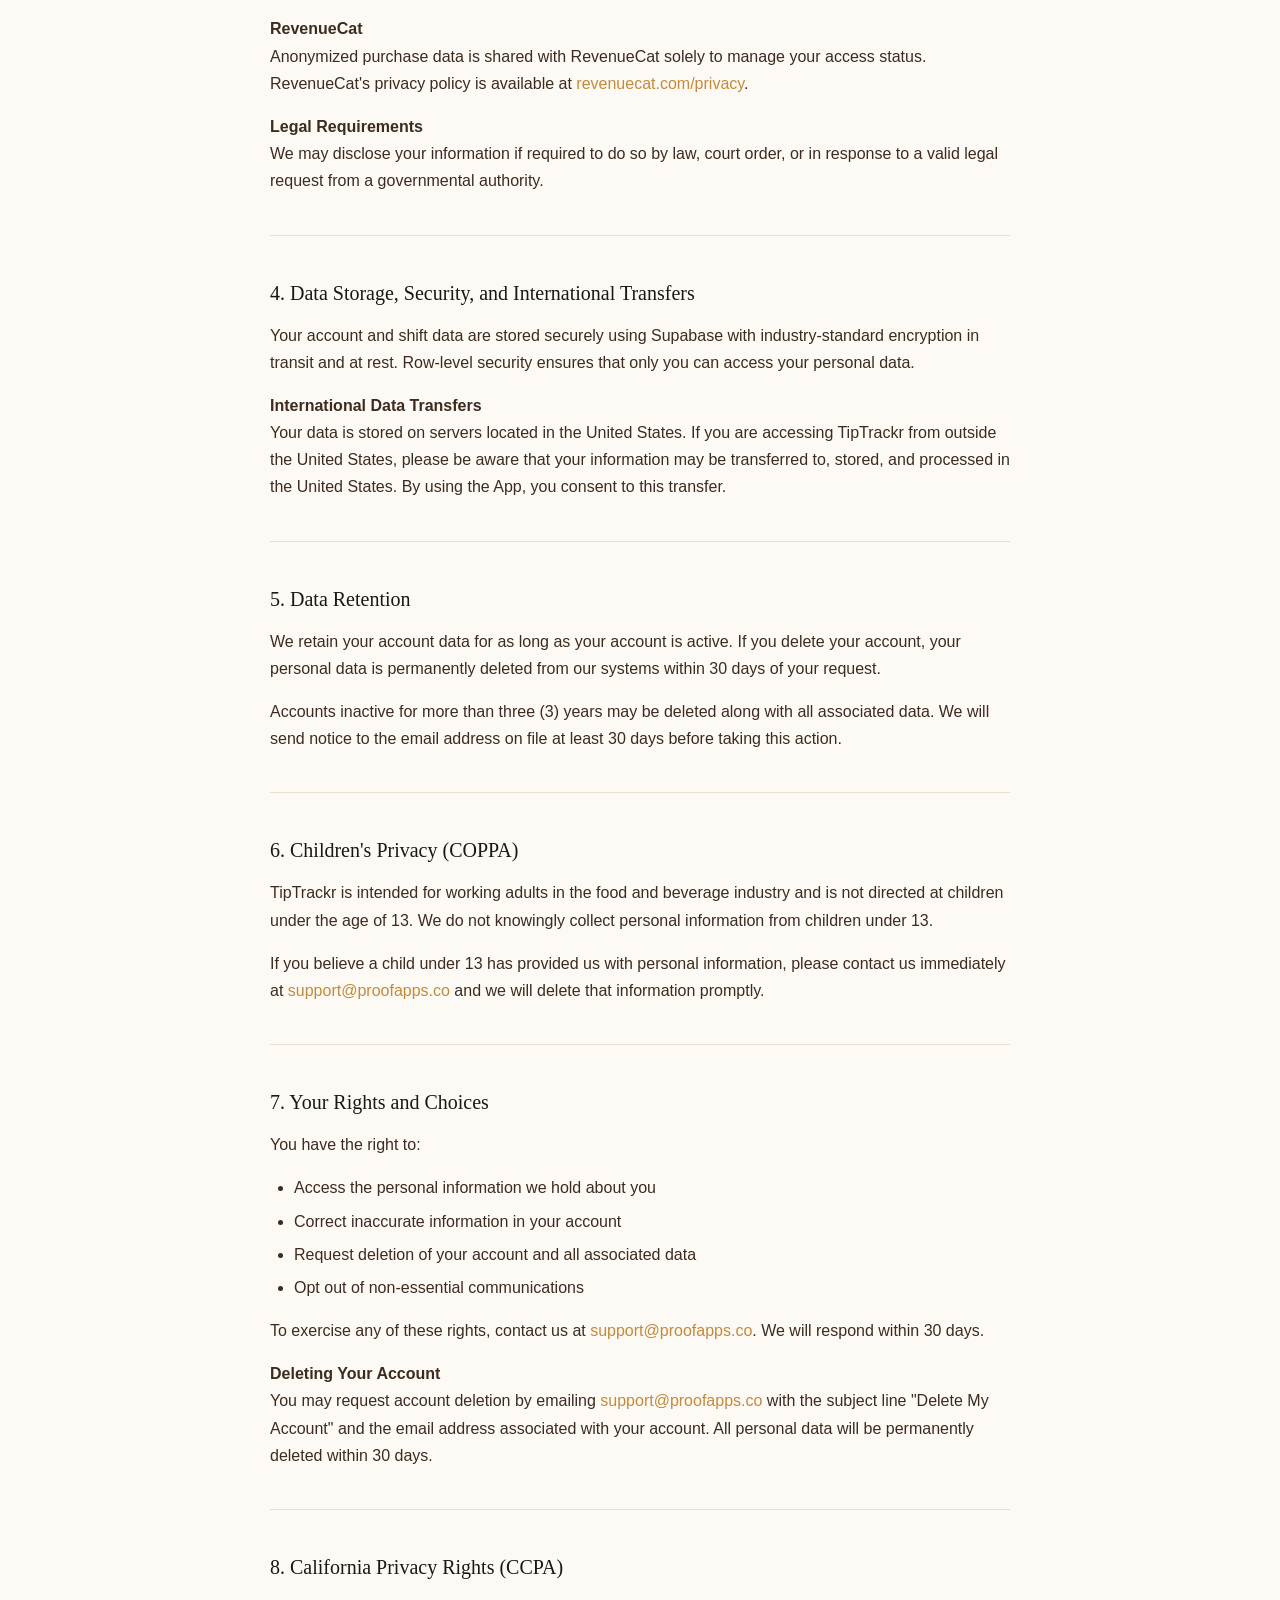
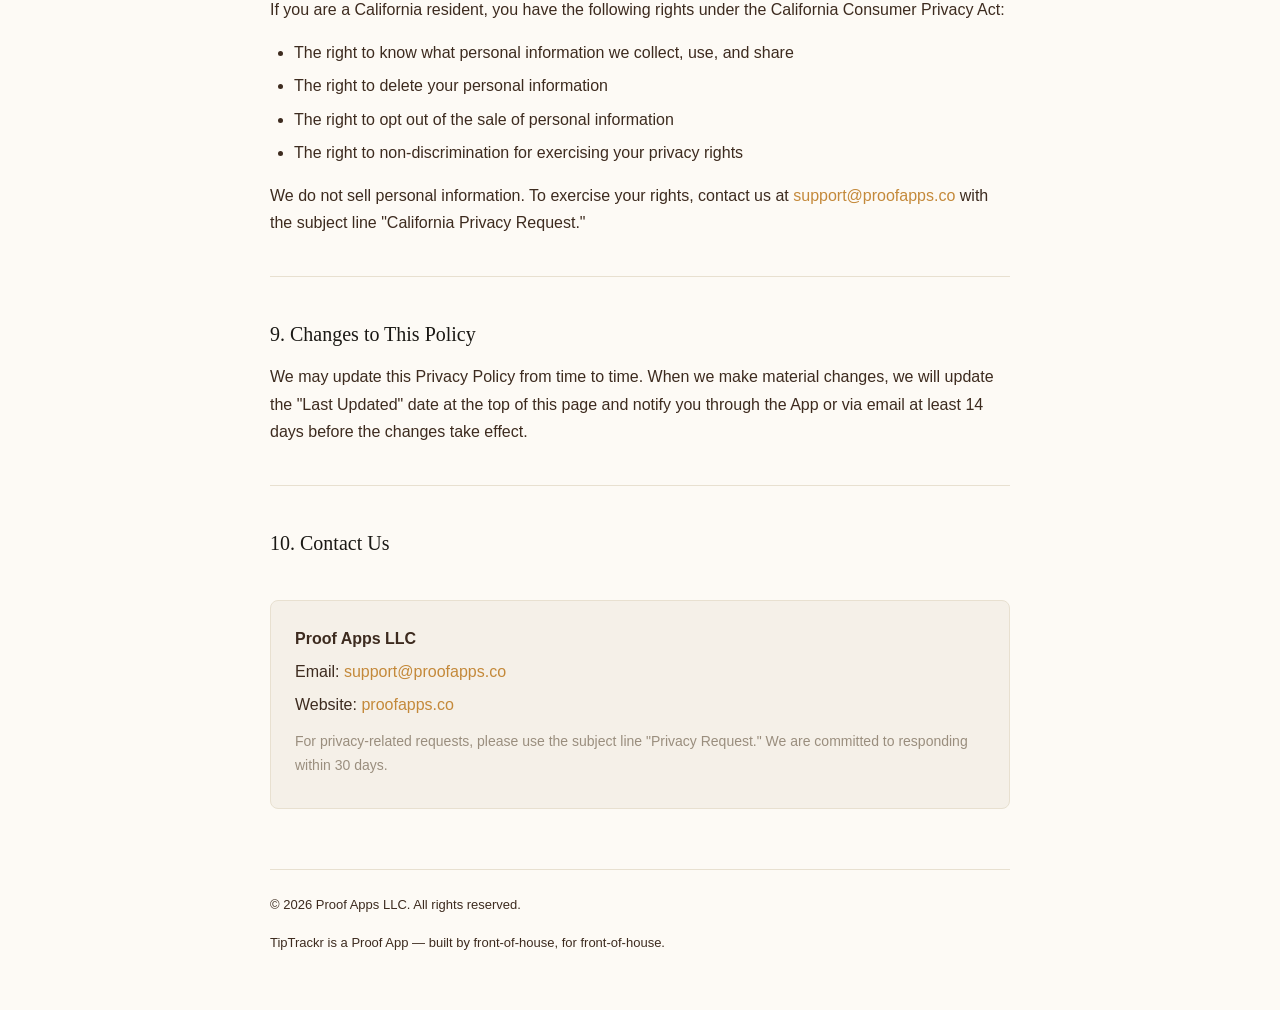
<file: tiptrackr/privacy.html>
<!DOCTYPE html>
<html lang="en">
<head>
  <meta charset="UTF-8">
  <meta name="viewport" content="width=device-width, initial-scale=1.0">
  <title>Privacy Policy — TipTrackr</title>
  <style>
    * { box-sizing: border-box; margin: 0; padding: 0; }
    body {
      font-family: -apple-system, BlinkMacSystemFont, 'Helvetica Neue', Arial, sans-serif;
      font-size: 16px;
      line-height: 1.7;
      color: #1a1814;
      background: #fdfaf5;
      padding: 40px 20px;
    }
    .container { max-width: 740px; margin: 0 auto; }
    .brand { font-family: Georgia, serif; font-style: italic; font-size: 28px; color: #c4893a; margin-bottom: 4px; }
    .brand-sub { font-size: 11px; letter-spacing: 2px; text-transform: uppercase; color: #9a8e7e; margin-bottom: 48px; }
    h1 { font-family: Georgia, serif; font-size: 32px; font-weight: 400; color: #1a1814; margin-bottom: 8px; }
    .effective-date { font-size: 13px; color: #9a8e7e; margin-bottom: 40px; }
    h2 { font-family: Georgia, serif; font-size: 20px; font-weight: 400; color: #1a1814; margin-top: 40px; margin-bottom: 12px; }
    p { margin-bottom: 16px; color: #3d2b1f; }
    ul { margin: 0 0 16px 24px; color: #3d2b1f; }
    ul li { margin-bottom: 6px; }
    .divider { border: none; border-top: 1px solid #e8e0d0; margin: 40px 0; }
    a { color: #c4893a; text-decoration: none; }
    a:hover { text-decoration: underline; }
    .contact-box { background: #f5f0e8; border: 1px solid #e8e0d0; border-radius: 8px; padding: 24px; margin-top: 40px; }
    .contact-box p { margin-bottom: 6px; }
    .footer { margin-top: 60px; padding-top: 24px; border-top: 1px solid #e8e0d0; font-size: 13px; color: #9a8e7e; }
  </style>
</head>
<body>
  <link rel="stylesheet" href="/assets/home-button.css">
  <script src="/assets/home-button.js" defer></script>
  <div class="container">

    <div class="brand">tiptrackr</div>
    <div class="brand-sub">A Proof App</div>

    <h1>Privacy Policy</h1>
    <p class="effective-date">Effective Date: [June 10th, 2026] · Last Updated: [June 10th, 2026]</p>

    <p>Proof Apps LLC ("we," "our," or "us") operates the TipTrackr mobile application (the "App"). This Privacy Policy explains how we collect, use, and protect information when you use TipTrackr. We are committed to protecting your privacy and handling your data with transparency.</p>

    <p>By using TipTrackr, you agree to the practices described in this Privacy Policy. If you do not agree, please do not use the App.</p>

    <hr class="divider">

    <h2>1. Information We Collect</h2>

    <p><strong>Account Information</strong><br>
    When you create an account, we collect your email address and password, stored securely via Supabase Authentication.</p>

    <p><strong>Profile Information</strong><br>
    We store your name, position (e.g. server, bartender), hourly wage, and venue name to personalize your experience and calculate your earnings accurately.</p>

    <p><strong>Shift and Earnings Data</strong><br>
    We store the shift data you enter — including clock in/out times, cash and credit tips, sales figures, tipout amounts, and calculated earnings — in your personal account so you can access your history across sessions and devices.</p>

    <p><strong>Purchase Information</strong><br>
    Purchases are processed by Apple App Store or Google Play. We do not collect or store your payment card information. Purchase status is managed through RevenueCat, which receives anonymized transaction data to verify your access.</p>

    <hr class="divider">

    <h2>2. How We Use Your Information</h2>

    <ul>
      <li>To provide and personalize the TipTrackr experience</li>
      <li>To calculate tipouts, earnings, and shift summaries</li>
      <li>To store your shift history and earnings data</li>
      <li>To manage your purchase status and venue unlocks</li>
      <li>To improve the App and fix issues</li>
    </ul>

    <p>We do not use your data for advertising purposes. TipTrackr contains no third-party advertising.</p>

    <hr class="divider">

    <h2>3. How We Share Your Information</h2>

    <p>We do not sell your personal information to third parties under any circumstances. We share data only with the following service providers who help us operate the App:</p>

    <p><strong>Supabase</strong><br>
    Your account data and shift history are stored securely in Supabase with industry-standard encryption in transit and at rest. Supabase's privacy policy is available at <a href="https://supabase.com/privacy" target="_blank">supabase.com/privacy</a>.</p>

    <p><strong>RevenueCat</strong><br>
    Anonymized purchase data is shared with RevenueCat solely to manage your access status. RevenueCat's privacy policy is available at <a href="https://www.revenuecat.com/privacy" target="_blank">revenuecat.com/privacy</a>.</p>

    <p><strong>Legal Requirements</strong><br>
    We may disclose your information if required to do so by law, court order, or in response to a valid legal request from a governmental authority.</p>

    <hr class="divider">

    <h2>4. Data Storage, Security, and International Transfers</h2>

    <p>Your account and shift data are stored securely using Supabase with industry-standard encryption in transit and at rest. Row-level security ensures that only you can access your personal data.</p>

    <p><strong>International Data Transfers</strong><br>
    Your data is stored on servers located in the United States. If you are accessing TipTrackr from outside the United States, please be aware that your information may be transferred to, stored, and processed in the United States. By using the App, you consent to this transfer.</p>

    <hr class="divider">

    <h2>5. Data Retention</h2>

    <p>We retain your account data for as long as your account is active. If you delete your account, your personal data is permanently deleted from our systems within 30 days of your request.</p>

    <p>Accounts inactive for more than three (3) years may be deleted along with all associated data. We will send notice to the email address on file at least 30 days before taking this action.</p>

    <hr class="divider">

    <h2>6. Children's Privacy (COPPA)</h2>

    <p>TipTrackr is intended for working adults in the food and beverage industry and is not directed at children under the age of 13. We do not knowingly collect personal information from children under 13.</p>

    <p>If you believe a child under 13 has provided us with personal information, please contact us immediately at <a href="mailto:support@proofapps.co">support@proofapps.co</a> and we will delete that information promptly.</p>

    <hr class="divider">

    <h2>7. Your Rights and Choices</h2>

    <p>You have the right to:</p>
    <ul>
      <li>Access the personal information we hold about you</li>
      <li>Correct inaccurate information in your account</li>
      <li>Request deletion of your account and all associated data</li>
      <li>Opt out of non-essential communications</li>
    </ul>

    <p>To exercise any of these rights, contact us at <a href="mailto:support@proofapps.co">support@proofapps.co</a>. We will respond within 30 days.</p>

    <p><strong>Deleting Your Account</strong><br>
    You may request account deletion by emailing <a href="mailto:support@proofapps.co">support@proofapps.co</a> with the subject line "Delete My Account" and the email address associated with your account. All personal data will be permanently deleted within 30 days.</p>

    <hr class="divider">

    <h2>8. California Privacy Rights (CCPA)</h2>

    <p>If you are a California resident, you have the following rights under the California Consumer Privacy Act:</p>
    <ul>
      <li>The right to know what personal information we collect, use, and share</li>
      <li>The right to delete your personal information</li>
      <li>The right to opt out of the sale of personal information</li>
      <li>The right to non-discrimination for exercising your privacy rights</li>
    </ul>

    <p>We do not sell personal information. To exercise your rights, contact us at <a href="mailto:support@proofapps.co">support@proofapps.co</a> with the subject line "California Privacy Request."</p>

    <hr class="divider">

    <h2>9. Changes to This Policy</h2>

    <p>We may update this Privacy Policy from time to time. When we make material changes, we will update the "Last Updated" date at the top of this page and notify you through the App or via email at least 14 days before the changes take effect.</p>

    <hr class="divider">

    <h2>10. Contact Us</h2>

    <div class="contact-box">
      <p><strong>Proof Apps LLC</strong></p>
      <p>Email: <a href="mailto:support@proofapps.co">support@proofapps.co</a></p>
      <p>Website: <a href="https://proofapps.co" target="_blank">proofapps.co</a></p>
      <p style="margin-top: 12px; font-size: 14px; color: #9a8e7e;">
        For privacy-related requests, please use the subject line "Privacy Request." We are committed to responding within 30 days.
      </p>
    </div>

    <div class="footer">
      <p>© 2026 Proof Apps LLC. All rights reserved.</p>
      <p style="margin-top: 4px;">TipTrackr is a Proof App — built by front-of-house, for front-of-house.</p>
    </div>

  </div>
</body>
</html>
</file>
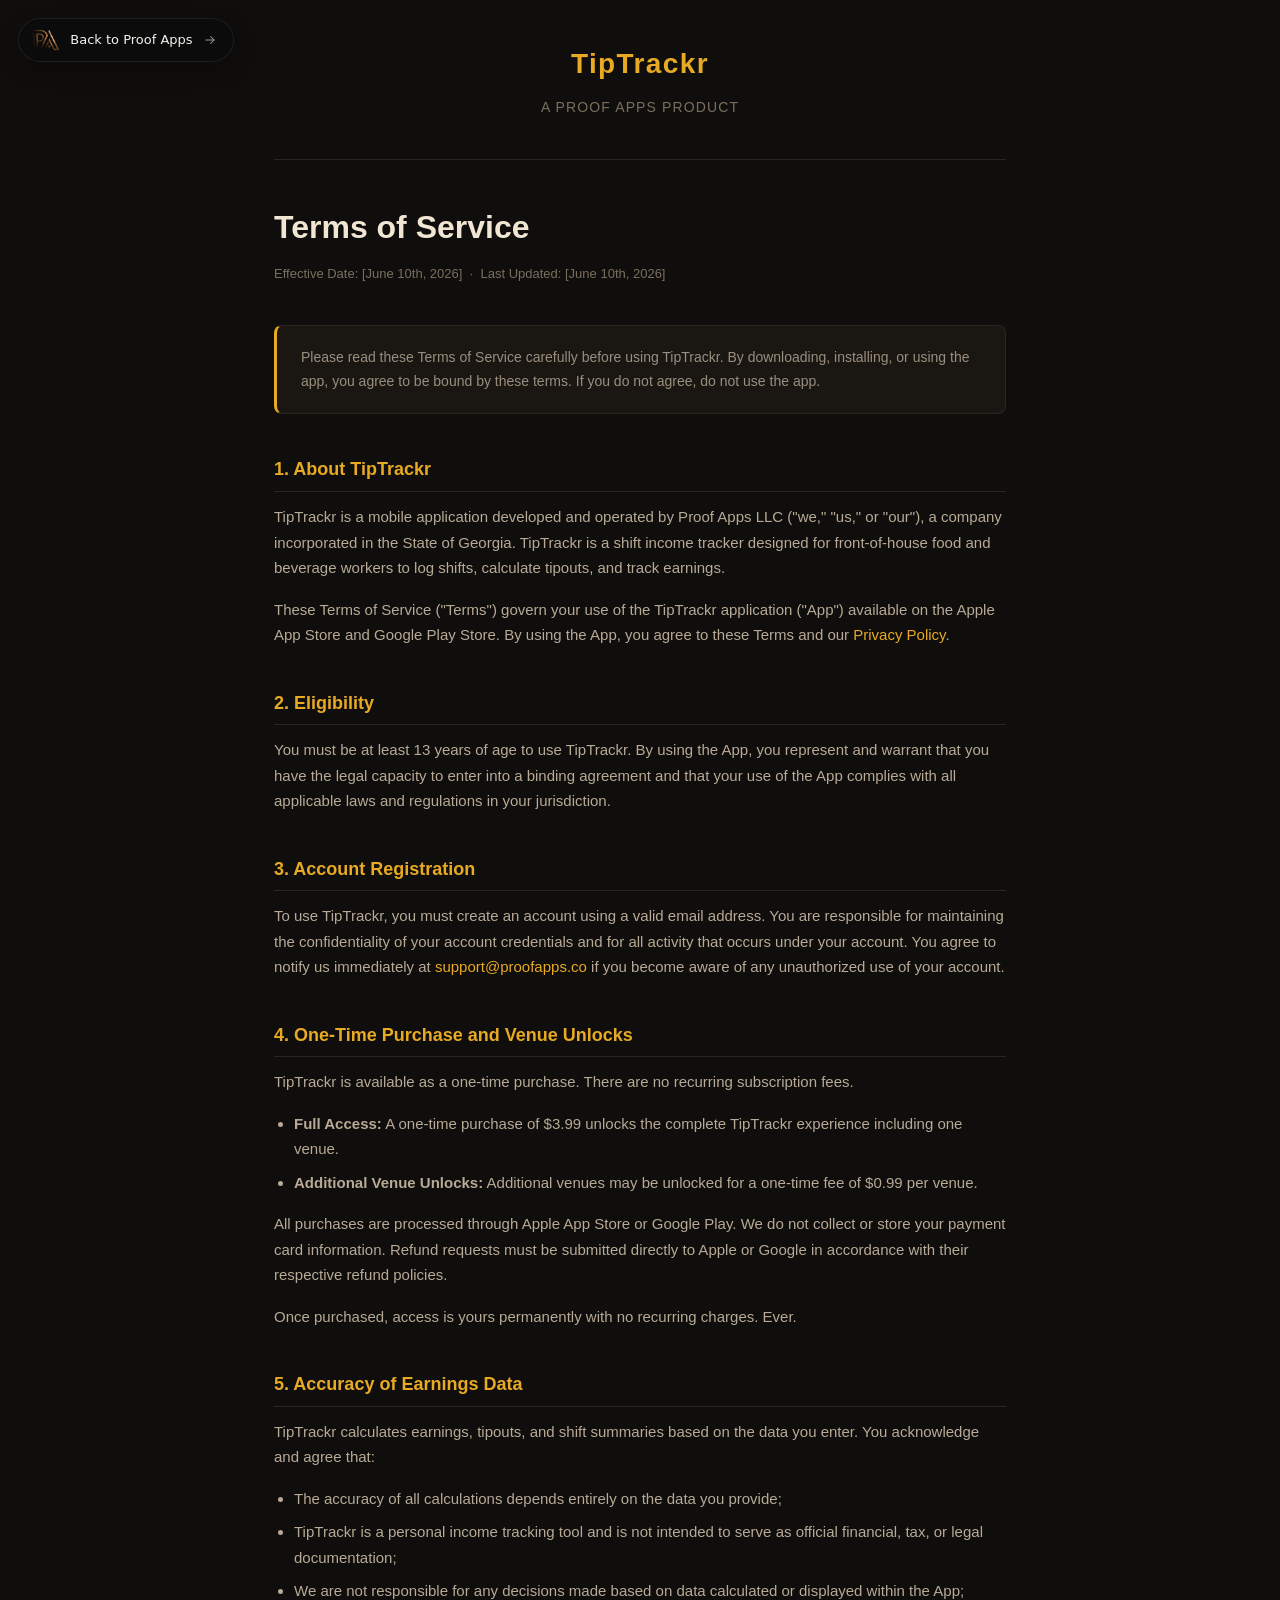
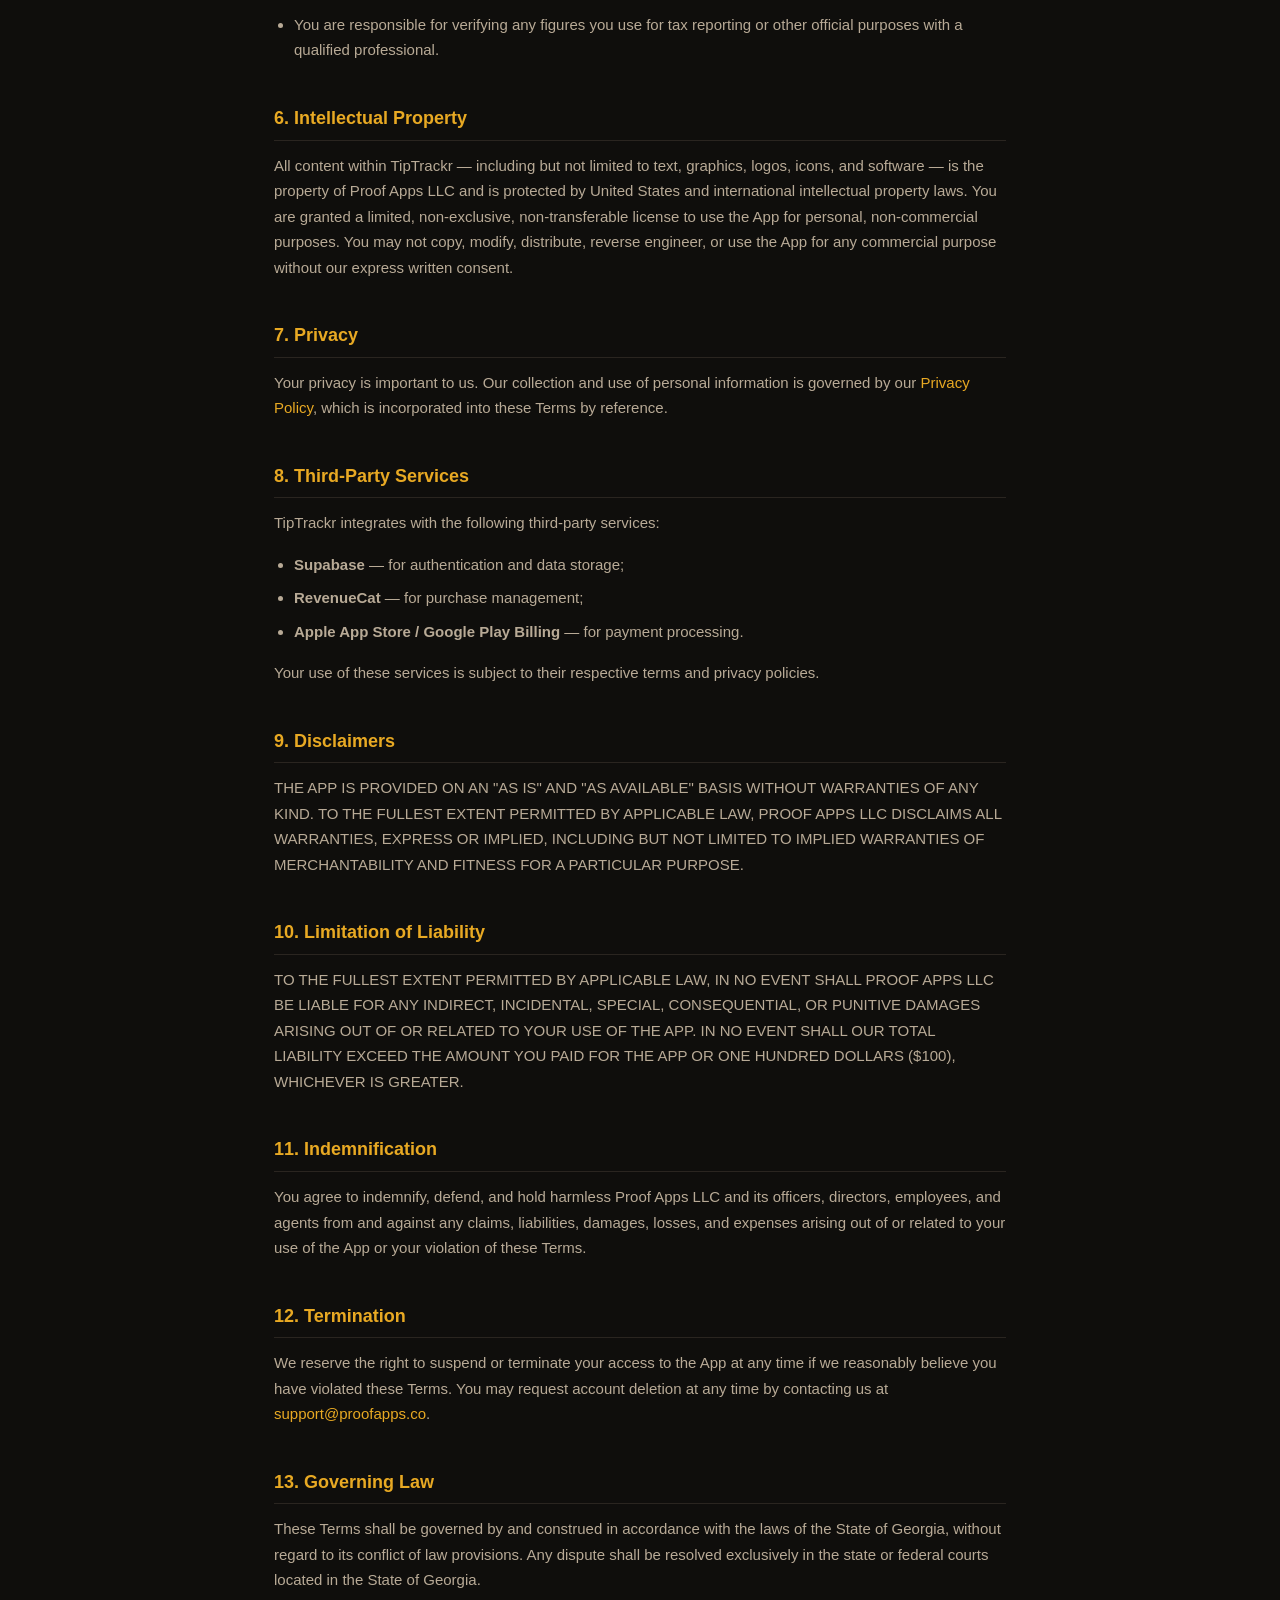
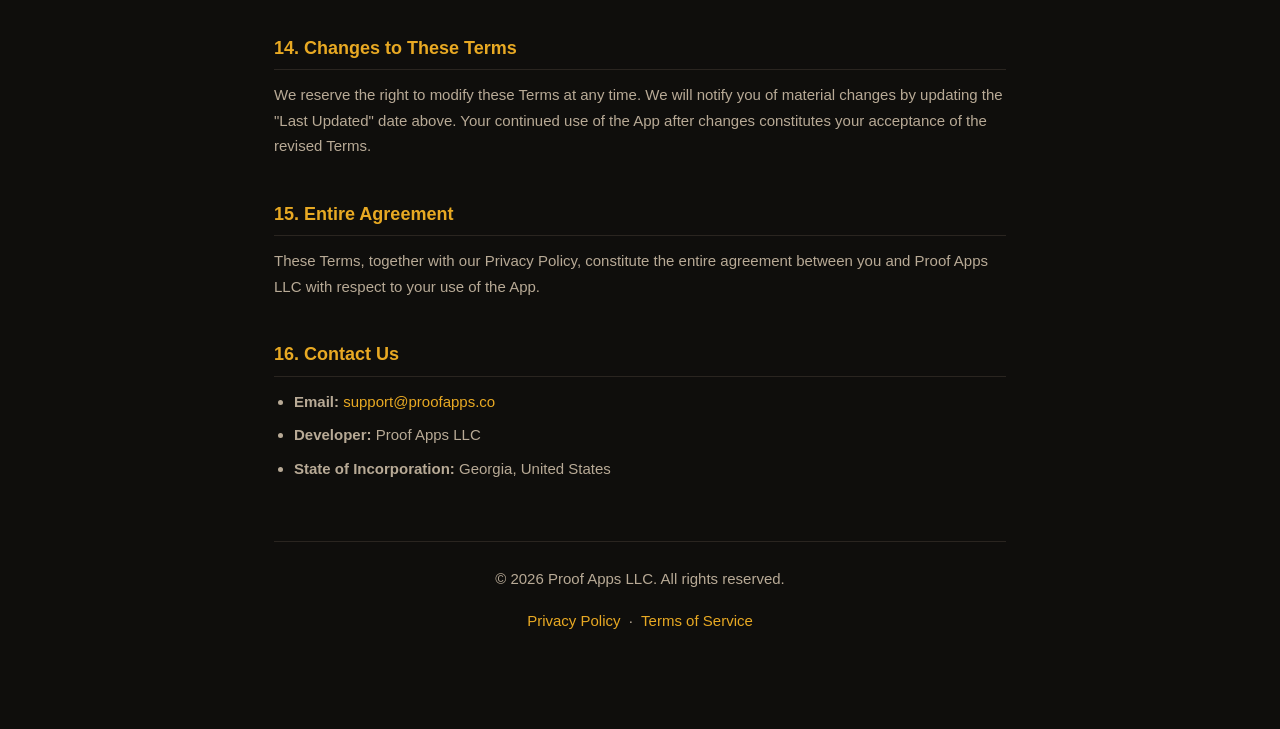
<file: tiptrackr/terms.html>
<!DOCTYPE html>
<html lang="en">
<head>
  <meta charset="UTF-8" />
  <meta name="viewport" content="width=device-width, initial-scale=1.0" />
  <title>Terms of Service — TipTrackr</title>
  <style>
    * { box-sizing: border-box; margin: 0; padding: 0; }
    body {
      font-family: -apple-system, BlinkMacSystemFont, 'Segoe UI', Roboto, sans-serif;
      background: #0f0e0c;
      color: #d4c9b8;
      line-height: 1.7;
      padding: 40px 24px 80px;
      max-width: 780px;
      margin: 0 auto;
    }
    header { text-align: center; padding-bottom: 40px; border-bottom: 1px solid #2a2520; margin-bottom: 40px; }
    .logo { font-size: 28px; font-weight: 700; color: #e8a923; letter-spacing: 0.05em; margin-bottom: 8px; }
    .tagline { font-size: 14px; color: #7a6f5e; letter-spacing: 0.08em; text-transform: uppercase; }
    h1 { font-size: 32px; font-weight: 700; color: #f0e6d3; margin-bottom: 8px; }
    .effective-date { font-size: 13px; color: #7a6f5e; margin-bottom: 40px; }
    h2 { font-size: 18px; font-weight: 600; color: #e8a923; margin-top: 40px; margin-bottom: 12px; padding-bottom: 6px; border-bottom: 1px solid #2a2520; }
    p { font-size: 15px; color: #b8aa96; margin-bottom: 16px; }
    ul { margin: 0 0 16px 20px; }
    ul li { font-size: 15px; color: #b8aa96; margin-bottom: 8px; }
    a { color: #e8a923; text-decoration: none; }
    a:hover { text-decoration: underline; }
    .highlight-box { background: #1a1612; border: 1px solid #2a2520; border-left: 3px solid #e8a923; border-radius: 8px; padding: 20px 24px; margin: 24px 0; }
    .highlight-box p { margin-bottom: 0; font-size: 14px; color: #9a8f7e; }
    footer { margin-top: 60px; padding-top: 24px; border-top: 1px solid #2a2520; text-align: center; font-size: 13px; color: #7a6f5e; }
  </style>
</head>
<body>
  <link rel="stylesheet" href="/assets/home-button.css">
  <script src="/assets/home-button.js" defer></script>
  <header>
    <div class="logo">TipTrackr</div>
    <div class="tagline">A Proof Apps Product</div>
  </header>

  <h1>Terms of Service</h1>
  <p class="effective-date">Effective Date: [June 10th, 2026] &nbsp;·&nbsp; Last Updated: [June 10th, 2026]</p>

  <div class="highlight-box">
    <p>Please read these Terms of Service carefully before using TipTrackr. By downloading, installing, or using the app, you agree to be bound by these terms. If you do not agree, do not use the app.</p>
  </div>

  <h2>1. About TipTrackr</h2>
  <p>TipTrackr is a mobile application developed and operated by Proof Apps LLC ("we," "us," or "our"), a company incorporated in the State of Georgia. TipTrackr is a shift income tracker designed for front-of-house food and beverage workers to log shifts, calculate tipouts, and track earnings.</p>
  <p>These Terms of Service ("Terms") govern your use of the TipTrackr application ("App") available on the Apple App Store and Google Play Store. By using the App, you agree to these Terms and our <a href="https://proofapps.co/tiptrackr/privacy.html">Privacy Policy</a>.</p>

  <h2>2. Eligibility</h2>
  <p>You must be at least 13 years of age to use TipTrackr. By using the App, you represent and warrant that you have the legal capacity to enter into a binding agreement and that your use of the App complies with all applicable laws and regulations in your jurisdiction.</p>

  <h2>3. Account Registration</h2>
  <p>To use TipTrackr, you must create an account using a valid email address. You are responsible for maintaining the confidentiality of your account credentials and for all activity that occurs under your account. You agree to notify us immediately at <a href="mailto:support@proofapps.co">support@proofapps.co</a> if you become aware of any unauthorized use of your account.</p>

  <h2>4. One-Time Purchase and Venue Unlocks</h2>
  <p>TipTrackr is available as a one-time purchase. There are no recurring subscription fees.</p>
  <ul>
    <li><strong>Full Access:</strong> A one-time purchase of $3.99 unlocks the complete TipTrackr experience including one venue.</li>
    <li><strong>Additional Venue Unlocks:</strong> Additional venues may be unlocked for a one-time fee of $0.99 per venue.</li>
  </ul>
  <p>All purchases are processed through Apple App Store or Google Play. We do not collect or store your payment card information. Refund requests must be submitted directly to Apple or Google in accordance with their respective refund policies.</p>
  <p>Once purchased, access is yours permanently with no recurring charges. Ever.</p>

  <h2>5. Accuracy of Earnings Data</h2>
  <p>TipTrackr calculates earnings, tipouts, and shift summaries based on the data you enter. You acknowledge and agree that:</p>
  <ul>
    <li>The accuracy of all calculations depends entirely on the data you provide;</li>
    <li>TipTrackr is a personal income tracking tool and is not intended to serve as official financial, tax, or legal documentation;</li>
    <li>We are not responsible for any decisions made based on data calculated or displayed within the App;</li>
    <li>You are responsible for verifying any figures you use for tax reporting or other official purposes with a qualified professional.</li>
  </ul>

  <h2>6. Intellectual Property</h2>
  <p>All content within TipTrackr — including but not limited to text, graphics, logos, icons, and software — is the property of Proof Apps LLC and is protected by United States and international intellectual property laws. You are granted a limited, non-exclusive, non-transferable license to use the App for personal, non-commercial purposes. You may not copy, modify, distribute, reverse engineer, or use the App for any commercial purpose without our express written consent.</p>

  <h2>7. Privacy</h2>
  <p>Your privacy is important to us. Our collection and use of personal information is governed by our <a href="https://proofapps.co/tiptrackr/privacy.html">Privacy Policy</a>, which is incorporated into these Terms by reference.</p>

  <h2>8. Third-Party Services</h2>
  <p>TipTrackr integrates with the following third-party services:</p>
  <ul>
    <li><strong>Supabase</strong> — for authentication and data storage;</li>
    <li><strong>RevenueCat</strong> — for purchase management;</li>
    <li><strong>Apple App Store / Google Play Billing</strong> — for payment processing.</li>
  </ul>
  <p>Your use of these services is subject to their respective terms and privacy policies.</p>

  <h2>9. Disclaimers</h2>
  <p>THE APP IS PROVIDED ON AN "AS IS" AND "AS AVAILABLE" BASIS WITHOUT WARRANTIES OF ANY KIND. TO THE FULLEST EXTENT PERMITTED BY APPLICABLE LAW, PROOF APPS LLC DISCLAIMS ALL WARRANTIES, EXPRESS OR IMPLIED, INCLUDING BUT NOT LIMITED TO IMPLIED WARRANTIES OF MERCHANTABILITY AND FITNESS FOR A PARTICULAR PURPOSE.</p>

  <h2>10. Limitation of Liability</h2>
  <p>TO THE FULLEST EXTENT PERMITTED BY APPLICABLE LAW, IN NO EVENT SHALL PROOF APPS LLC BE LIABLE FOR ANY INDIRECT, INCIDENTAL, SPECIAL, CONSEQUENTIAL, OR PUNITIVE DAMAGES ARISING OUT OF OR RELATED TO YOUR USE OF THE APP. IN NO EVENT SHALL OUR TOTAL LIABILITY EXCEED THE AMOUNT YOU PAID FOR THE APP OR ONE HUNDRED DOLLARS ($100), WHICHEVER IS GREATER.</p>

  <h2>11. Indemnification</h2>
  <p>You agree to indemnify, defend, and hold harmless Proof Apps LLC and its officers, directors, employees, and agents from and against any claims, liabilities, damages, losses, and expenses arising out of or related to your use of the App or your violation of these Terms.</p>

  <h2>12. Termination</h2>
  <p>We reserve the right to suspend or terminate your access to the App at any time if we reasonably believe you have violated these Terms. You may request account deletion at any time by contacting us at <a href="mailto:support@proofapps.co">support@proofapps.co</a>.</p>

  <h2>13. Governing Law</h2>
  <p>These Terms shall be governed by and construed in accordance with the laws of the State of Georgia, without regard to its conflict of law provisions. Any dispute shall be resolved exclusively in the state or federal courts located in the State of Georgia.</p>

  <h2>14. Changes to These Terms</h2>
  <p>We reserve the right to modify these Terms at any time. We will notify you of material changes by updating the "Last Updated" date above. Your continued use of the App after changes constitutes your acceptance of the revised Terms.</p>

  <h2>15. Entire Agreement</h2>
  <p>These Terms, together with our Privacy Policy, constitute the entire agreement between you and Proof Apps LLC with respect to your use of the App.</p>

  <h2>16. Contact Us</h2>
  <ul>
    <li><strong>Email:</strong> <a href="mailto:support@proofapps.co">support@proofapps.co</a></li>
    <li><strong>Developer:</strong> Proof Apps LLC</li>
    <li><strong>State of Incorporation:</strong> Georgia, United States</li>
  </ul>

  <footer>
    <p>© 2026 Proof Apps LLC. All rights reserved.</p>
    <p style="margin-top: 8px;">
      <a href="https://proofapps.co/tiptrackr/privacy.html">Privacy Policy</a>
      &nbsp;·&nbsp;
      <a href="https://proofapps.co/tiptrackr/terms.html">Terms of Service</a>
    </p>
  </footer>

</body>
</html>
</file>
<file: assets/home-button.css>
/* Proof Apps — Home Button styles
   Include on every sub-page with:
   <link rel="stylesheet" href="/assets/home-button.css">
*/
.pa-home-btn{
  position:fixed; top:18px; left:18px; z-index:200;
  display:inline-flex; align-items:center; gap:10px;
  padding:10px 16px 10px 10px; border-radius:100px;
  background:rgba(12,11,13,0.65); backdrop-filter:blur(10px);
  border:1px solid rgba(255,255,255,0.08);
  color:#F5F1EA; text-decoration:none;
  font-family:'Inter', system-ui, sans-serif; font-size:13px; font-weight:500;
  box-shadow:0 8px 24px rgba(0,0,0,0.3);
  transition:transform 0.25s ease, background 0.25s ease, box-shadow 0.25s ease;
}
.pa-home-btn:hover{
  transform:translateY(-2px);
  background:rgba(20,17,13,0.85);
  box-shadow:0 12px 30px rgba(227,148,75,0.18);
}
.pa-home-btn img{ height:22px; width:auto; display:block; }
.pa-home-btn .pa-arrow{
  width:14px; height:14px; color:#9C93A6;
  transition:transform 0.25s ease, color 0.25s ease;
}
.pa-home-btn:hover .pa-arrow{ transform:translateX(3px); color:#E3944B; }

@media (max-width:520px){
  .pa-home-btn span{ display:none; }
  .pa-home-btn{ padding:10px; gap:6px; }
}
</file>
